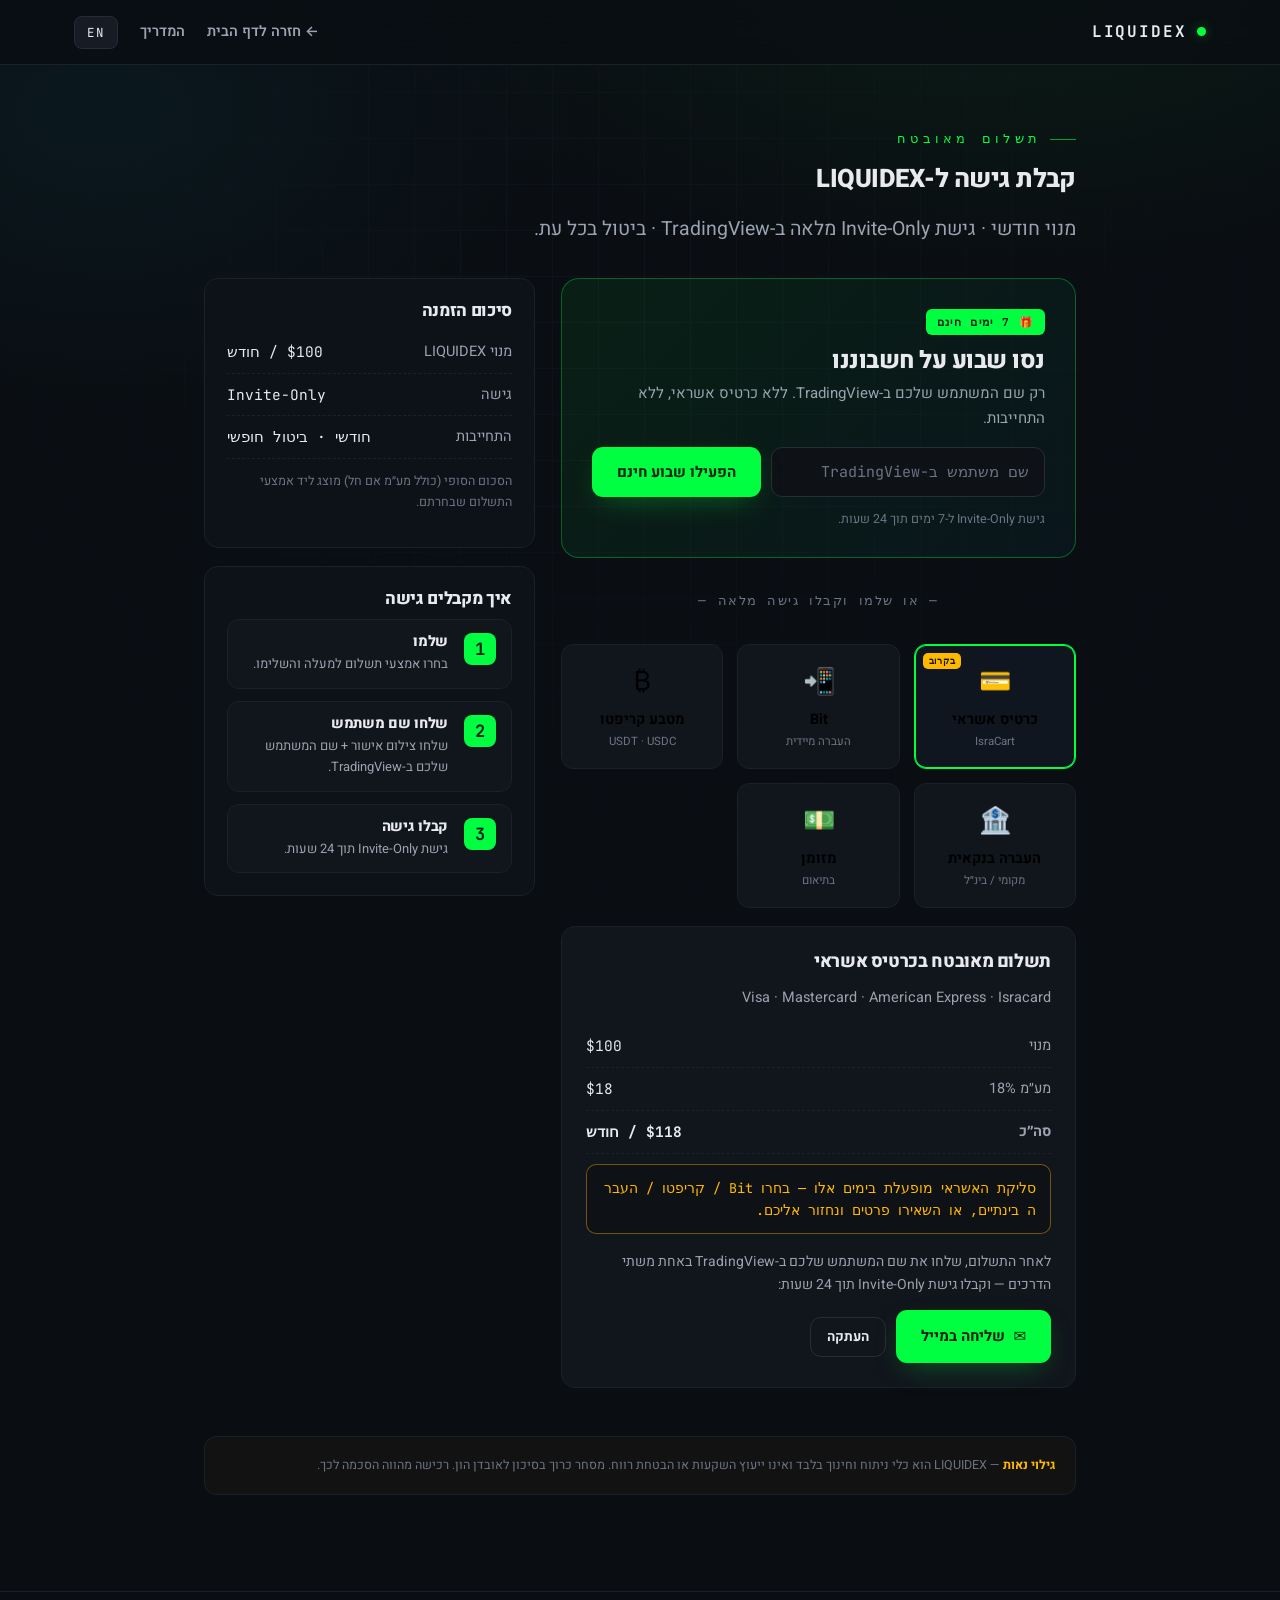
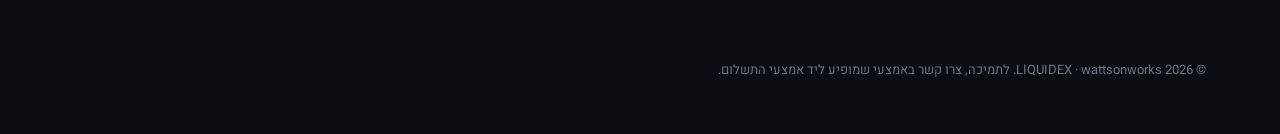
<file: checkout.html>
<!DOCTYPE html>
<html lang="he" dir="rtl">
<head>
<meta charset="utf-8">
<meta name="viewport" content="width=device-width, initial-scale=1">
<title>LIQUIDEX — Checkout | תשלום</title>
<meta name="description" content="Get LIQUIDEX invite-only access — $100/month. Card, Bit, crypto, bank transfer or cash.">
<link rel="icon" href="favicon.svg" type="image/svg+xml">
<link rel="preconnect" href="https://fonts.googleapis.com">
<link rel="preconnect" href="https://fonts.gstatic.com" crossorigin>
<link href="https://fonts.googleapis.com/css2?family=Inter:wght@400;600;700;800&family=Heebo:wght@400;600;700;800&family=JetBrains+Mono:wght@400;700&display=swap" rel="stylesheet">
<link rel="stylesheet" href="assets/css/liquidex.css">
</head>
<body>

<nav class="nav">
  <div class="nav-in">
    <a class="brand" href="index.html"><span class="dot"></span>LIQUIDEX</a>
    <div class="nav-links">
      <a href="index.html" data-he="← חזרה לדף הבית" data-en="← Back to home"></a>
      <a href="manual.html" data-he="המדריך" data-en="Manual"></a>
      <button class="lang-btn" data-lang-toggle>EN</button>
    </div>
  </div>
</nav>

<section style="padding-top:56px">
  <div class="wrap" style="max-width:920px">
    <p class="eyebrow" data-he="תשלום מאובטח" data-en="Secure Checkout"></p>
    <h1 class="title" data-he="קבלת גישה ל-LIQUIDEX" data-en="Get LIQUIDEX access"></h1>
    <p class="lede mb-3" data-he="מנוי חודשי · גישת Invite-Only מלאה ב-TradingView · ביטול בכל עת." data-en="Monthly membership · full invite-only TradingView access · cancel anytime."></p>

    <div class="grid" style="grid-template-columns:1.4fr .9fr;gap:26px;align-items:start">
      <!-- payment app (rendered from config by app.js) -->
      <div>
        <div class="trial-card mb-3" id="trial" data-trial-form></div>
        <p class="center mb-3" style="color:var(--muted-2);font-family:var(--mono);font-size:13px;letter-spacing:.12em" data-he="— או שלמו וקבלו גישה מלאה —" data-en="— or pay for full access —"></p>
        <div id="pay-app"></div>
      </div>

      <!-- order summary + steps -->
      <aside>
        <div class="panel" style="padding:22px">
          <h4 data-he="סיכום הזמנה" data-en="Order summary"></h4>
          <div class="detail-row mt-1"><span data-he="מנוי LIQUIDEX" data-en="LIQUIDEX membership"></span><span>$100 / <span data-he="חודש" data-en="mo"></span></span></div>
          <div class="detail-row"><span data-he="גישה" data-en="Access"></span><span data-he="Invite-Only" data-en="Invite-only"></span></div>
          <div class="detail-row"><span data-he="התחייבות" data-en="Commitment"></span><span data-he="חודשי · ביטול חופשי" data-en="Monthly · cancel free"></span></div>
          <p style="font-size:12.5px;color:var(--muted-2);margin-top:12px" data-he="הסכום הסופי (כולל מע״מ אם חל) מוצג ליד אמצעי התשלום שבחרתם." data-en="The final amount (incl. VAT where applicable) is shown next to the payment method you choose."></p>
        </div>

        <div class="panel" style="padding:22px;margin-top:18px">
          <h4 data-he="איך מקבלים גישה" data-en="How access works"></h4>
          <div class="steps mt-1" style="gap:12px">
            <div class="step" style="padding:13px 15px"><div><h4 style="font-size:14.5px" data-he="שלמו" data-en="Pay"></h4><p style="font-size:13px" data-he="בחרו אמצעי תשלום למעלה והשלימו." data-en="Pick a method above and complete it."></p></div></div>
            <div class="step" style="padding:13px 15px"><div><h4 style="font-size:14.5px" data-he="שלחו שם משתמש" data-en="Send username"></h4><p style="font-size:13px" data-he="שלחו צילום אישור + שם המשתמש שלכם ב-TradingView." data-en="Send the receipt + your TradingView username."></p></div></div>
            <div class="step" style="padding:13px 15px"><div><h4 style="font-size:14.5px" data-he="קבלו גישה" data-en="Get access"></h4><p style="font-size:13px" data-he="גישת Invite-Only תוך 24 שעות." data-en="Invite-only access within 24 hours."></p></div></div>
          </div>
        </div>
      </aside>
    </div>

    <div class="disclaimer mt-4">
      <b data-he="גילוי נאות" data-en="Disclaimer"></b>
      <span data-he=" — LIQUIDEX הוא כלי ניתוח וחינוך בלבד ואינו ייעוץ השקעות או הבטחת רווח. מסחר כרוך בסיכון לאובדן הון. רכישה מהווה הסכמה לכך." data-en=" — LIQUIDEX is an analysis and education tool only, not investment advice or a profit guarantee. Trading carries risk of capital loss. Purchase constitutes acceptance of this."></span>
    </div>
  </div>
</section>

<footer class="footer">
  <div class="wrap">
    <p style="font-size:13px;color:var(--muted-2)">© <span data-year></span> LIQUIDEX · wattsonworks. <span data-he="לתמיכה, צרו קשר באמצעי שמופיע ליד אמצעי התשלום." data-en="For support, contact via the details shown by each payment method."></span></p>
  </div>
</footer>

<script src="assets/js/config.js"></script>
<script src="assets/js/lang-ar.js"></script>
<script src="assets/js/i18n.js"></script>
<script src="assets/js/app.js"></script>
</body>
</html>
</file>
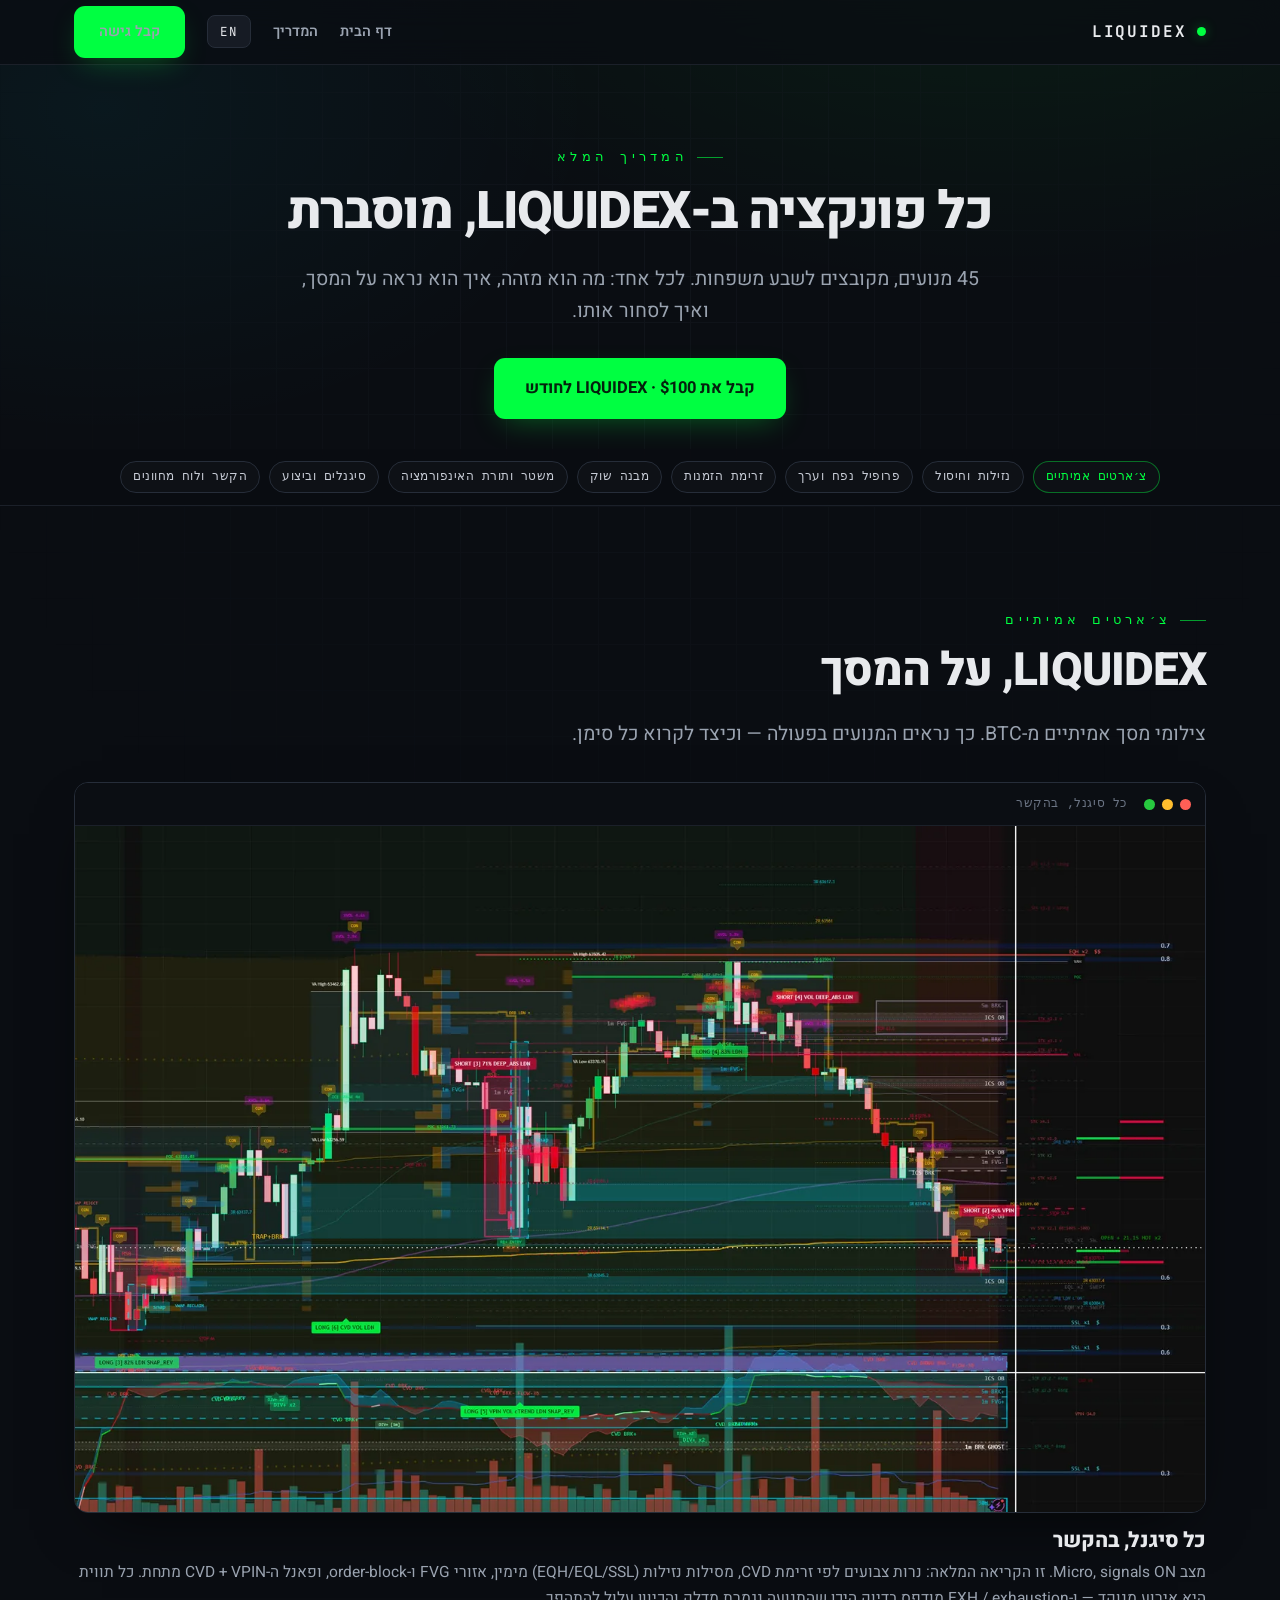
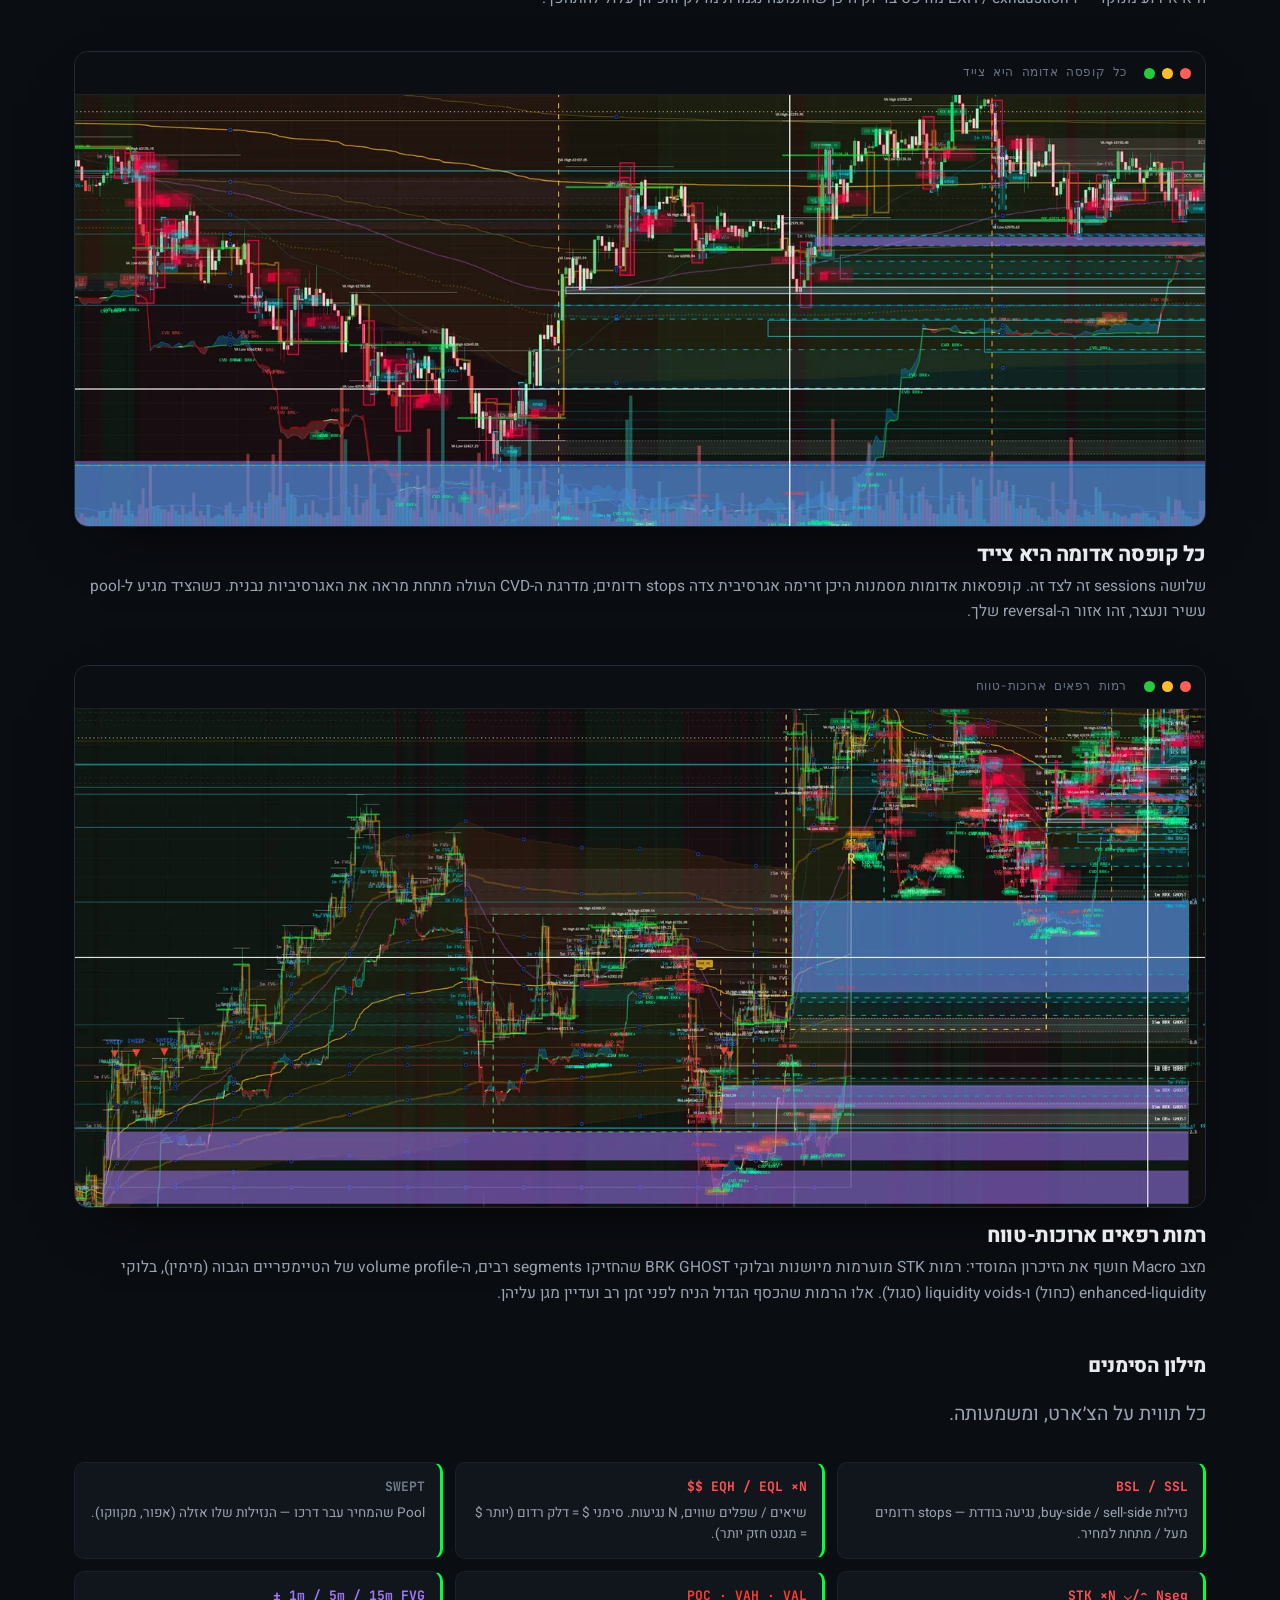
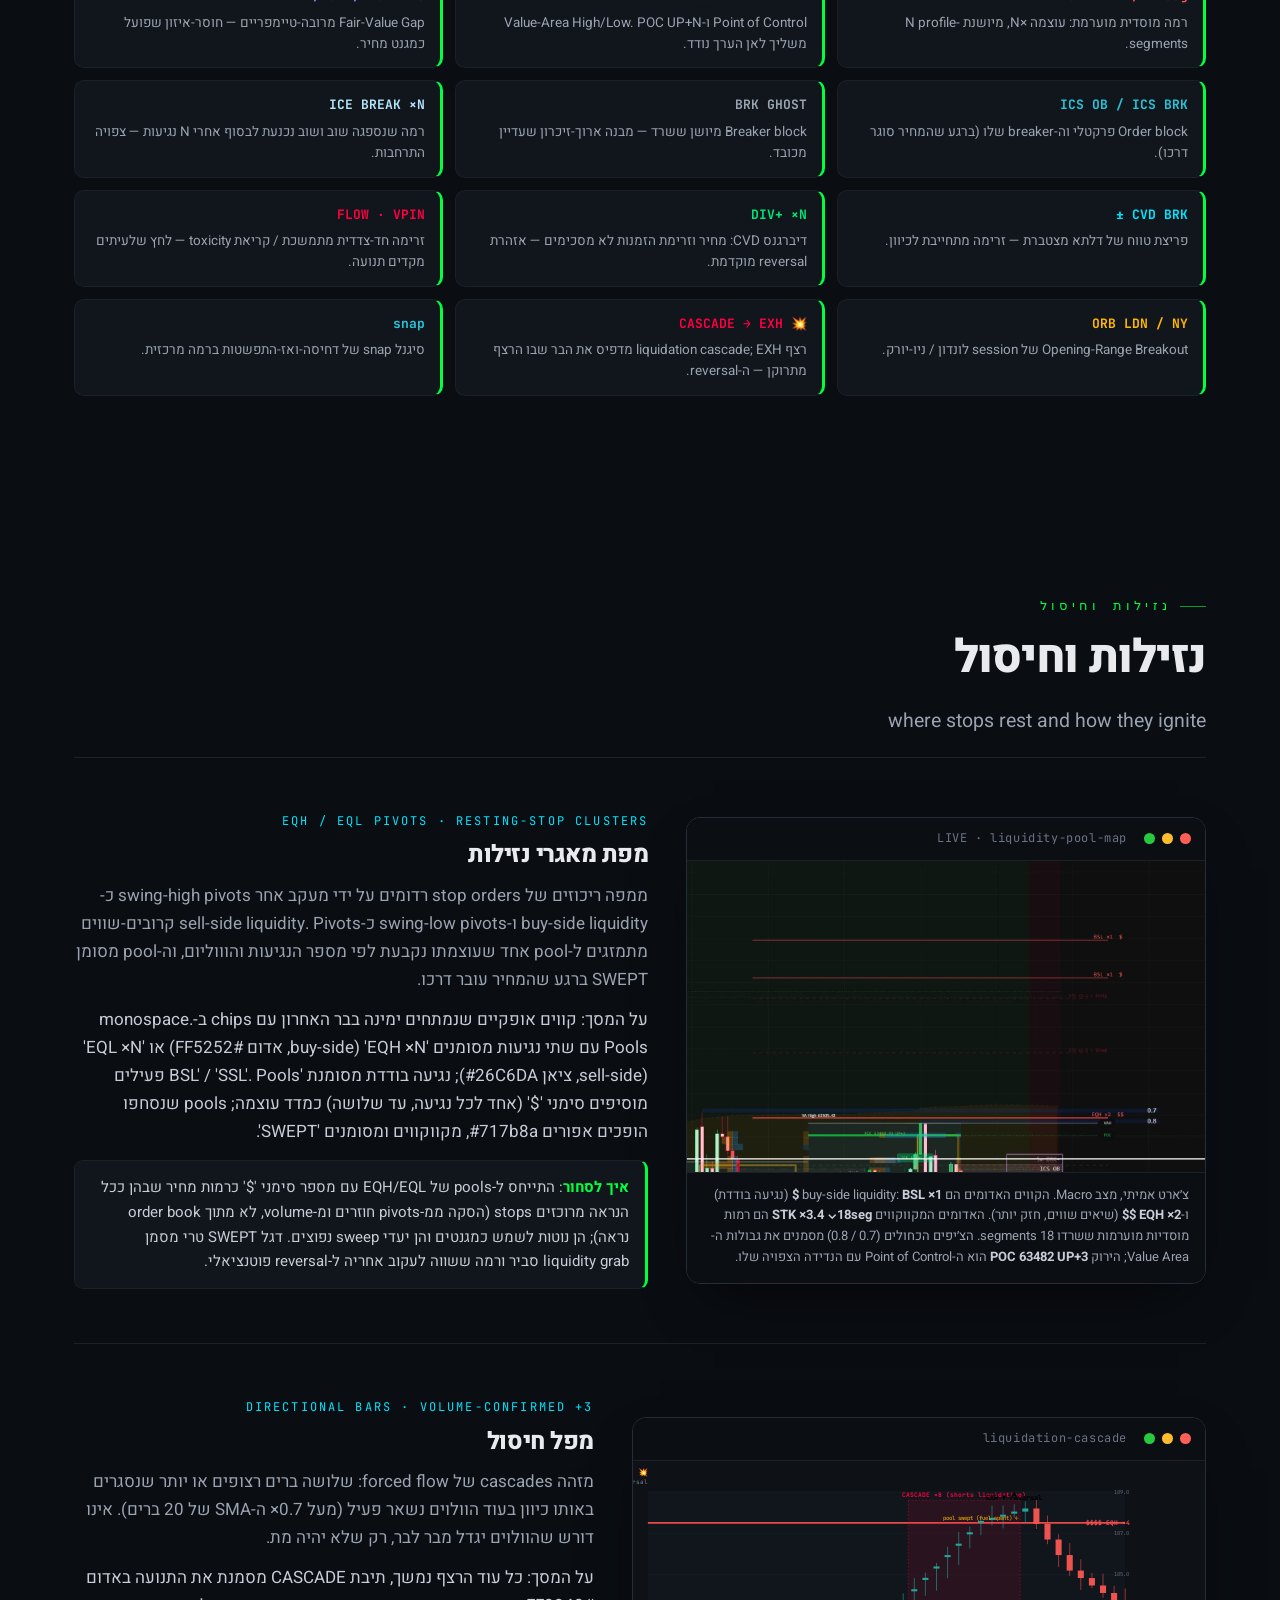
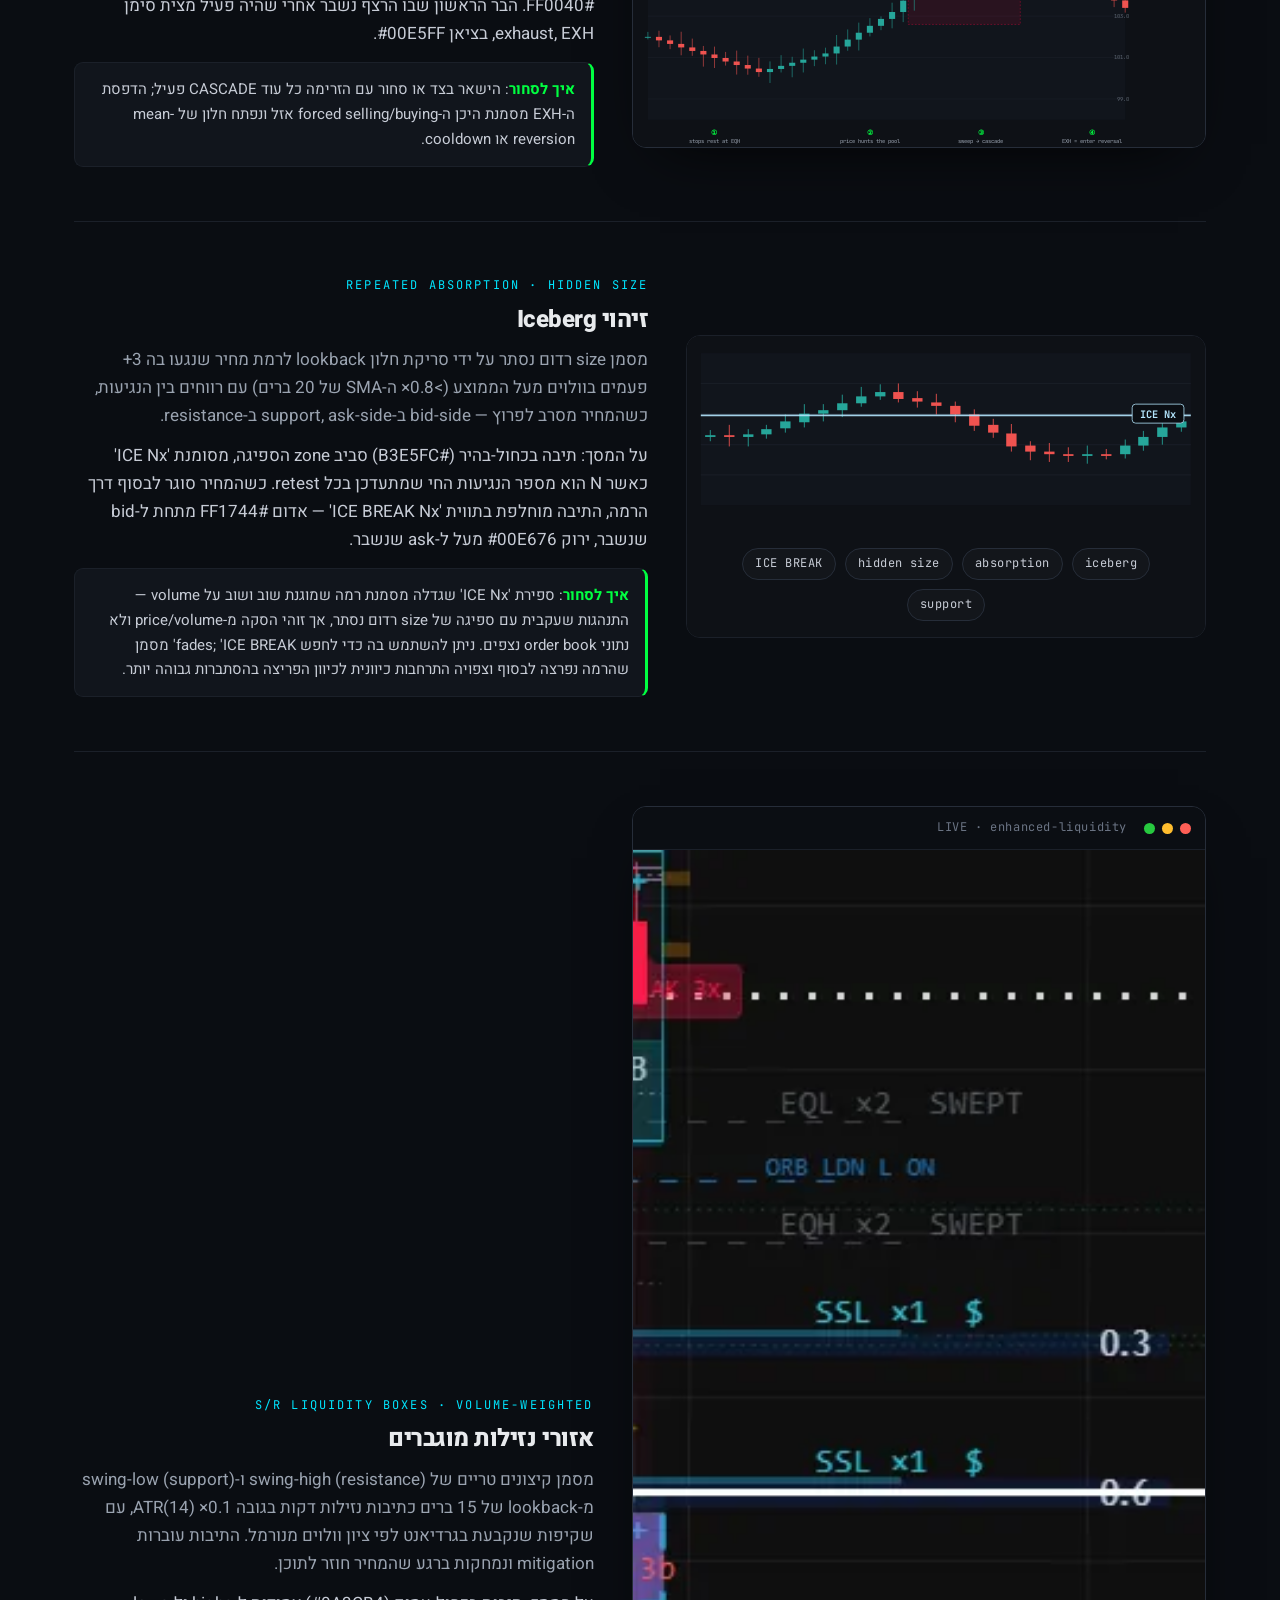
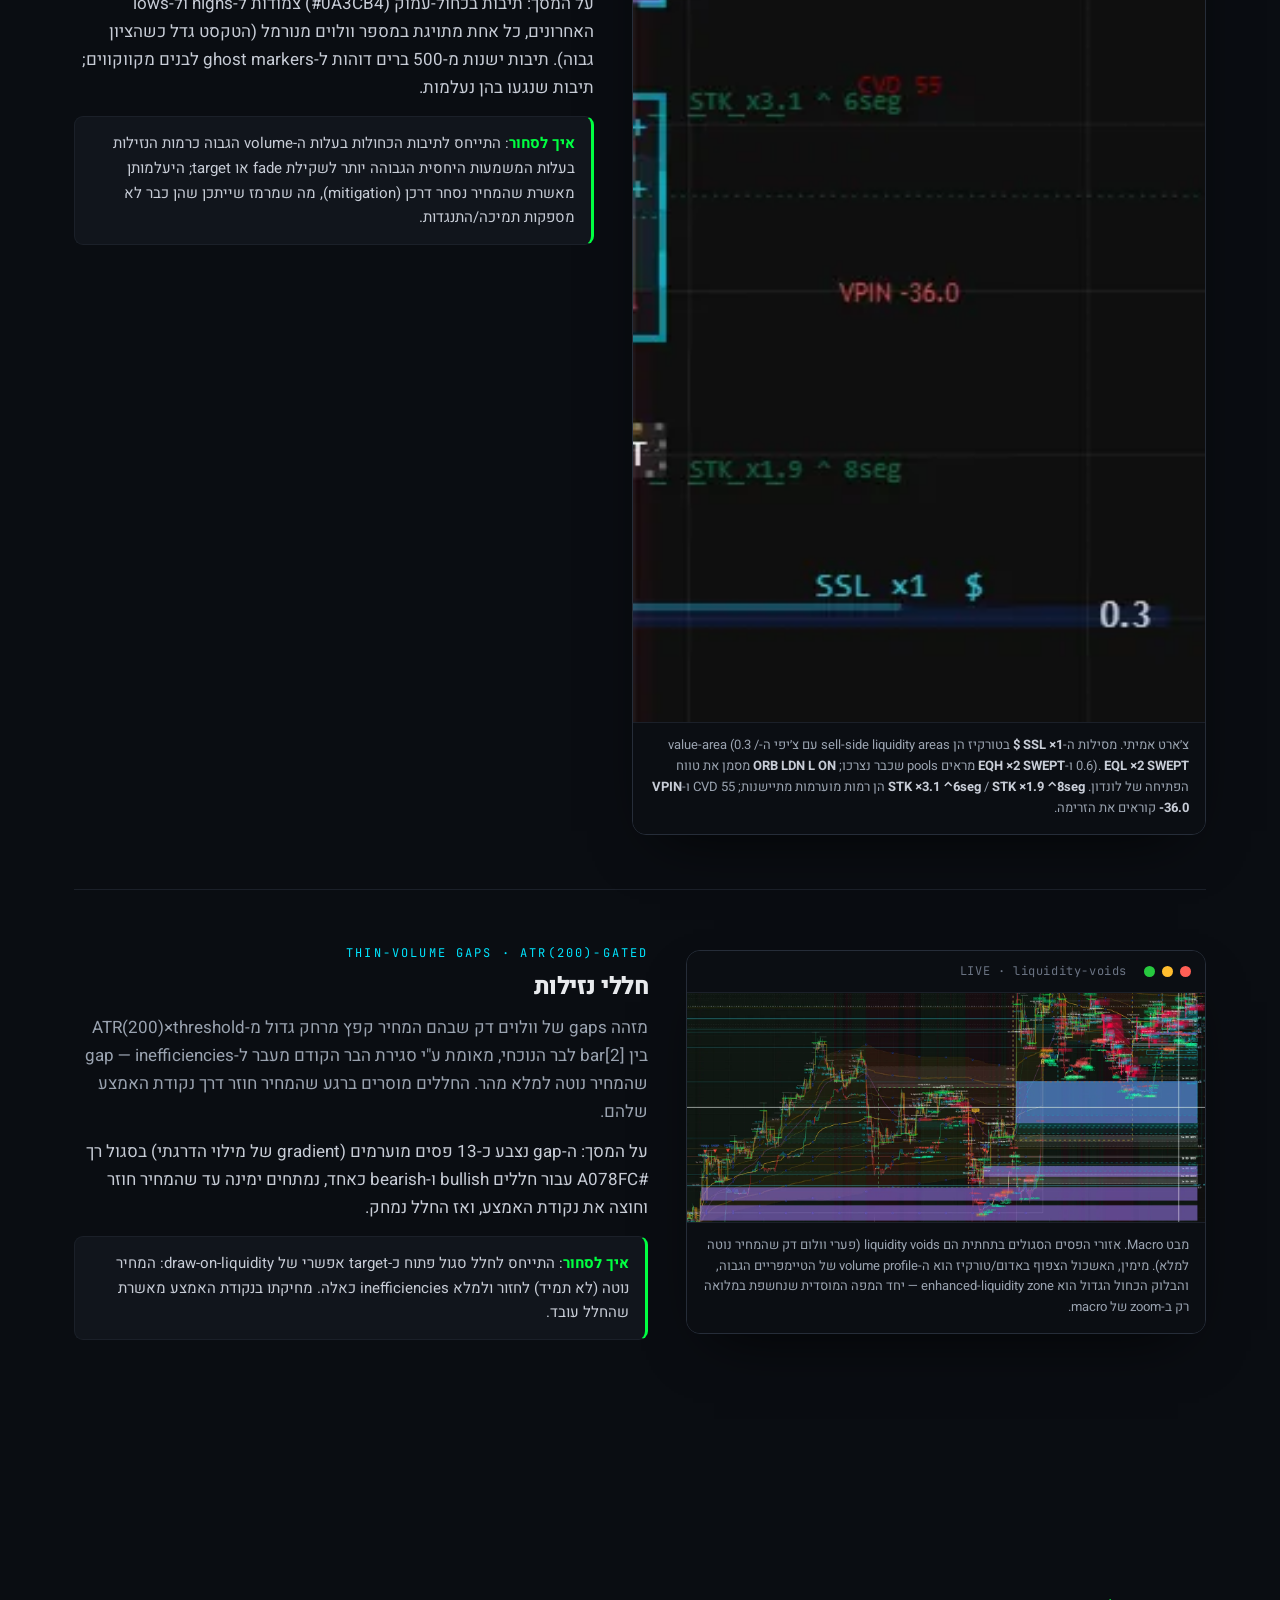
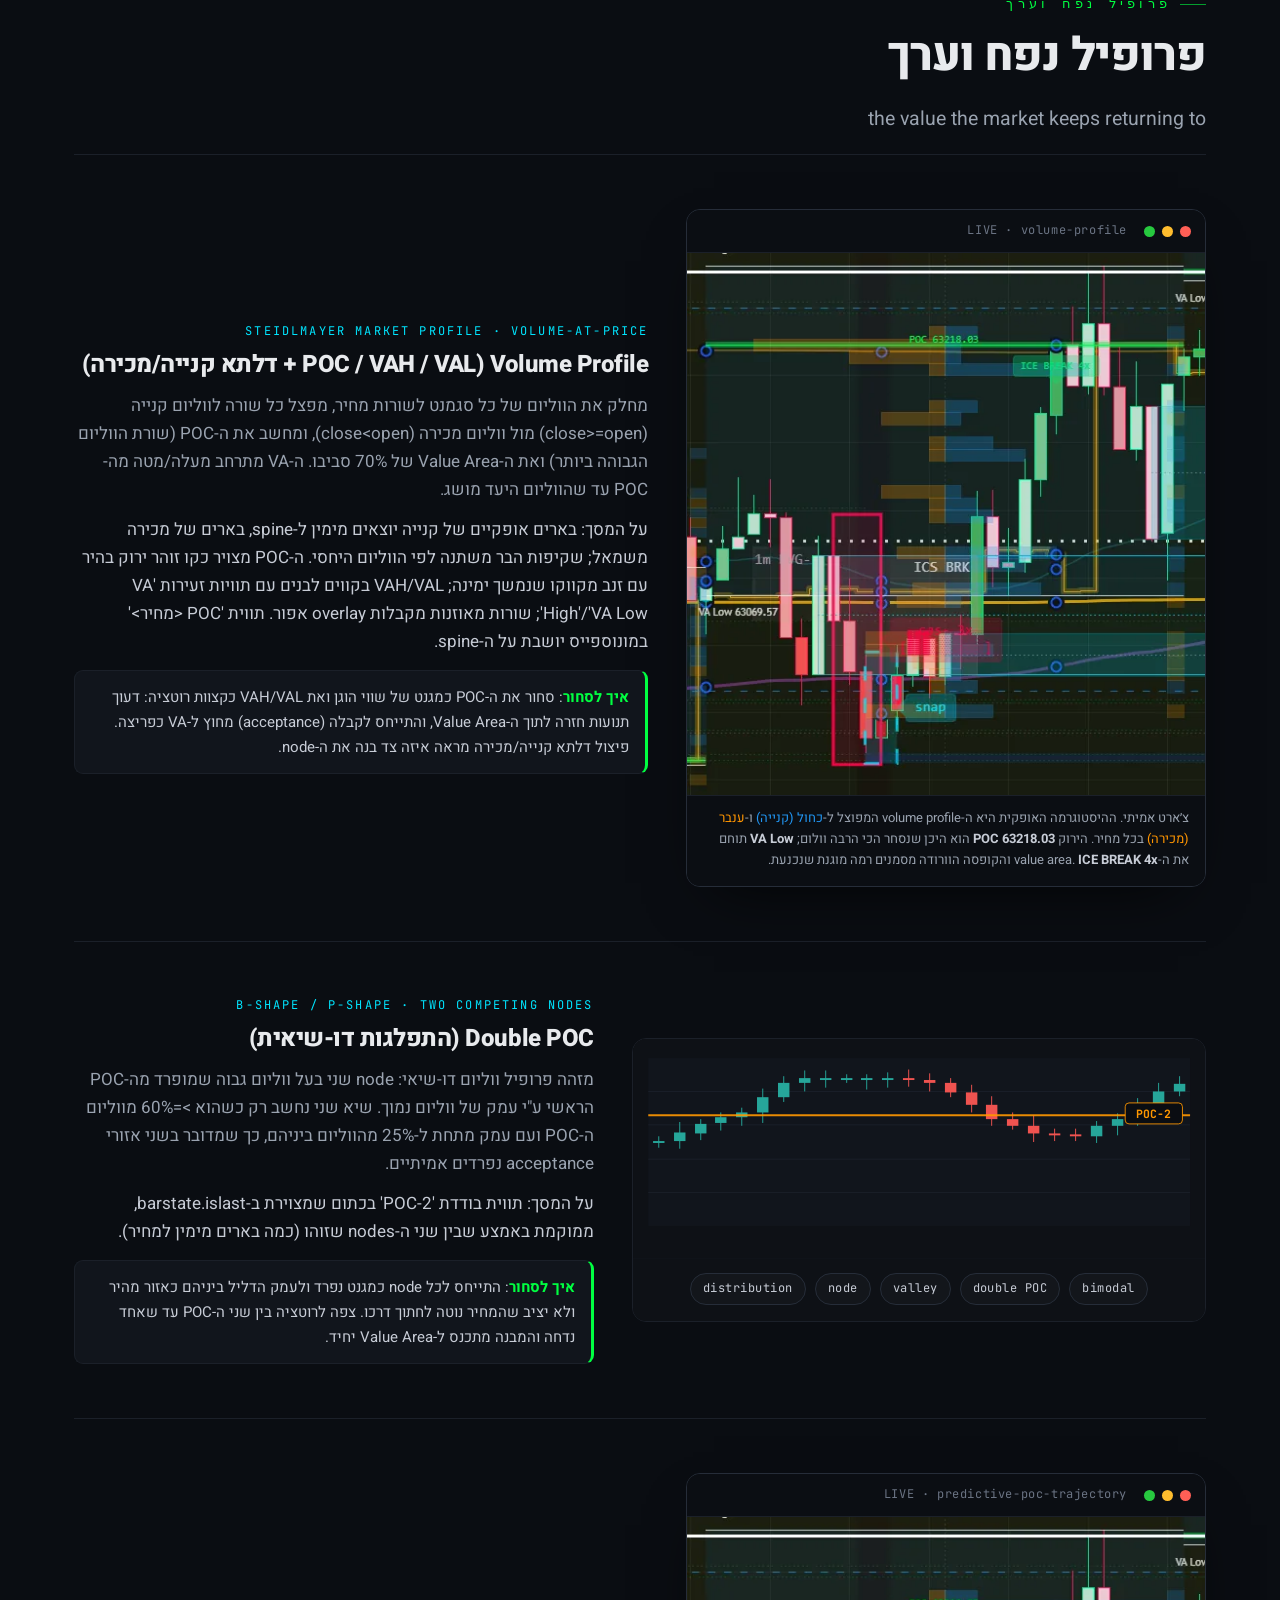
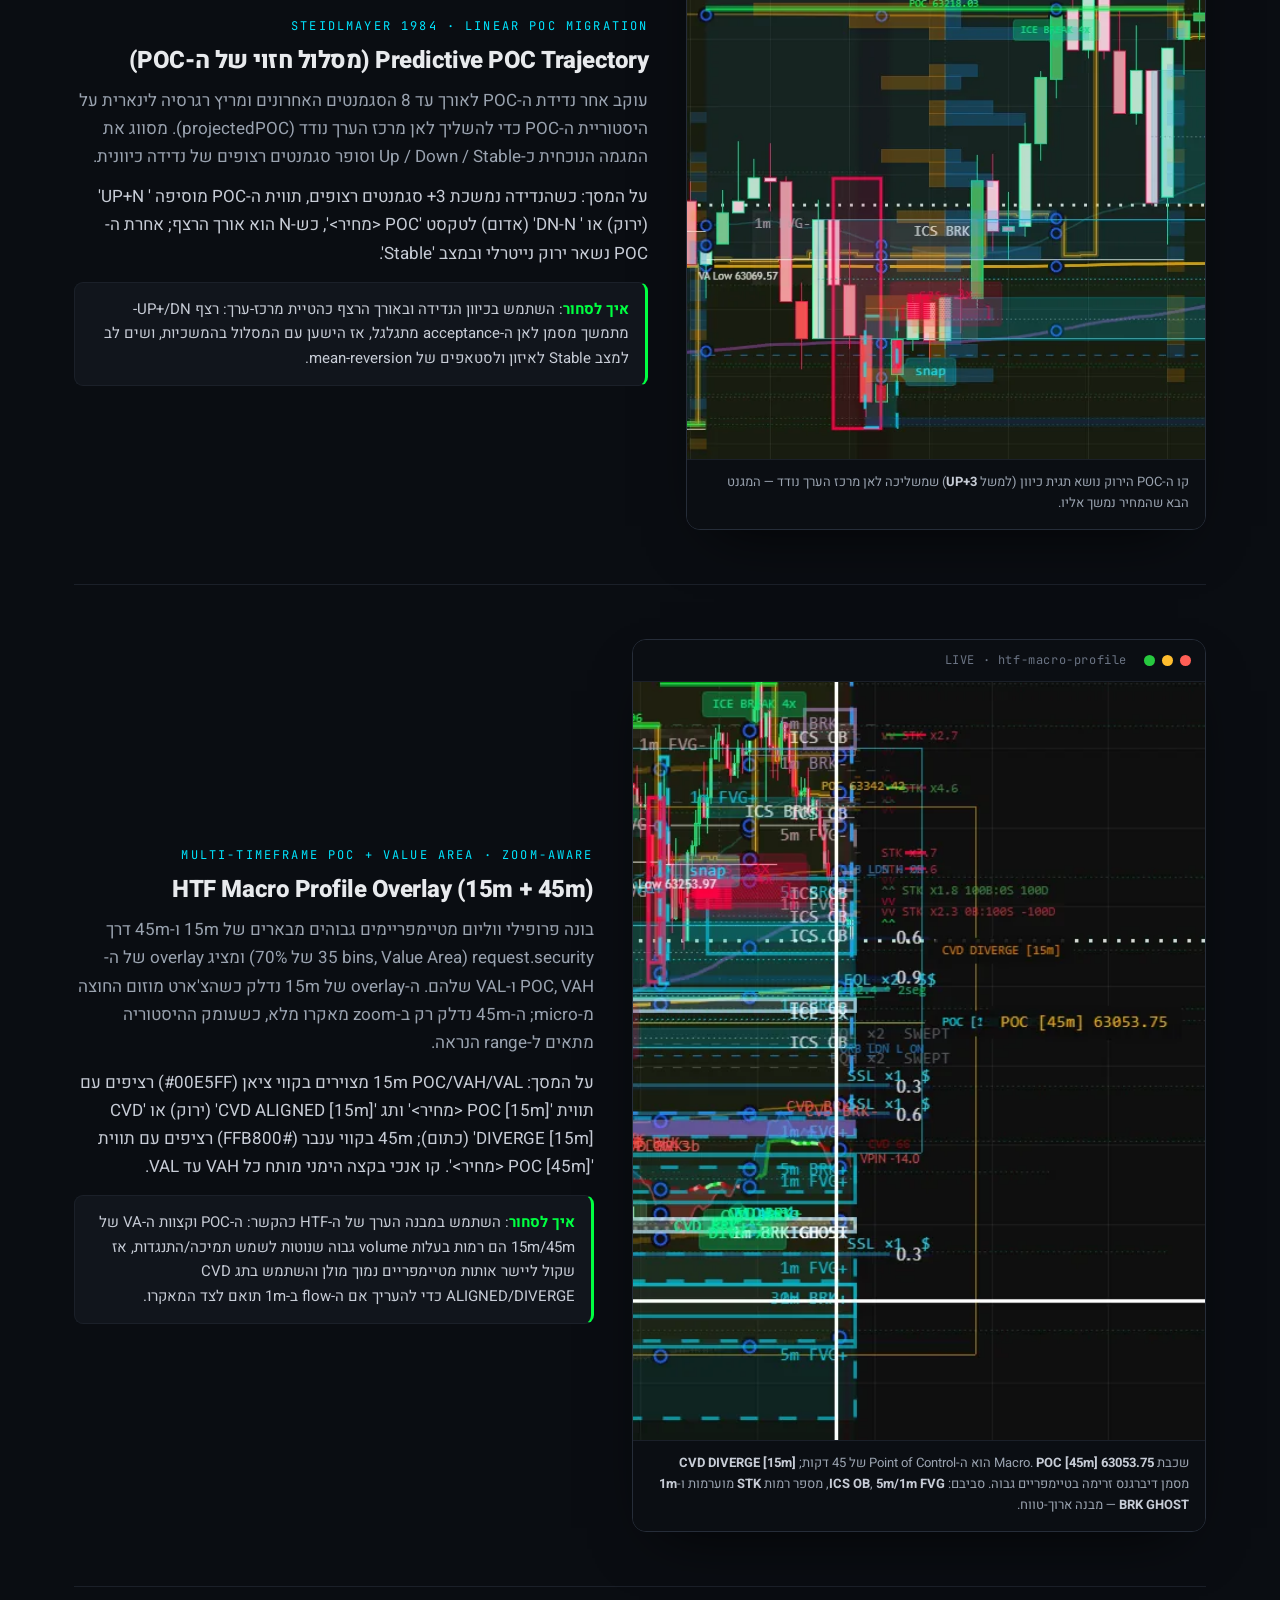
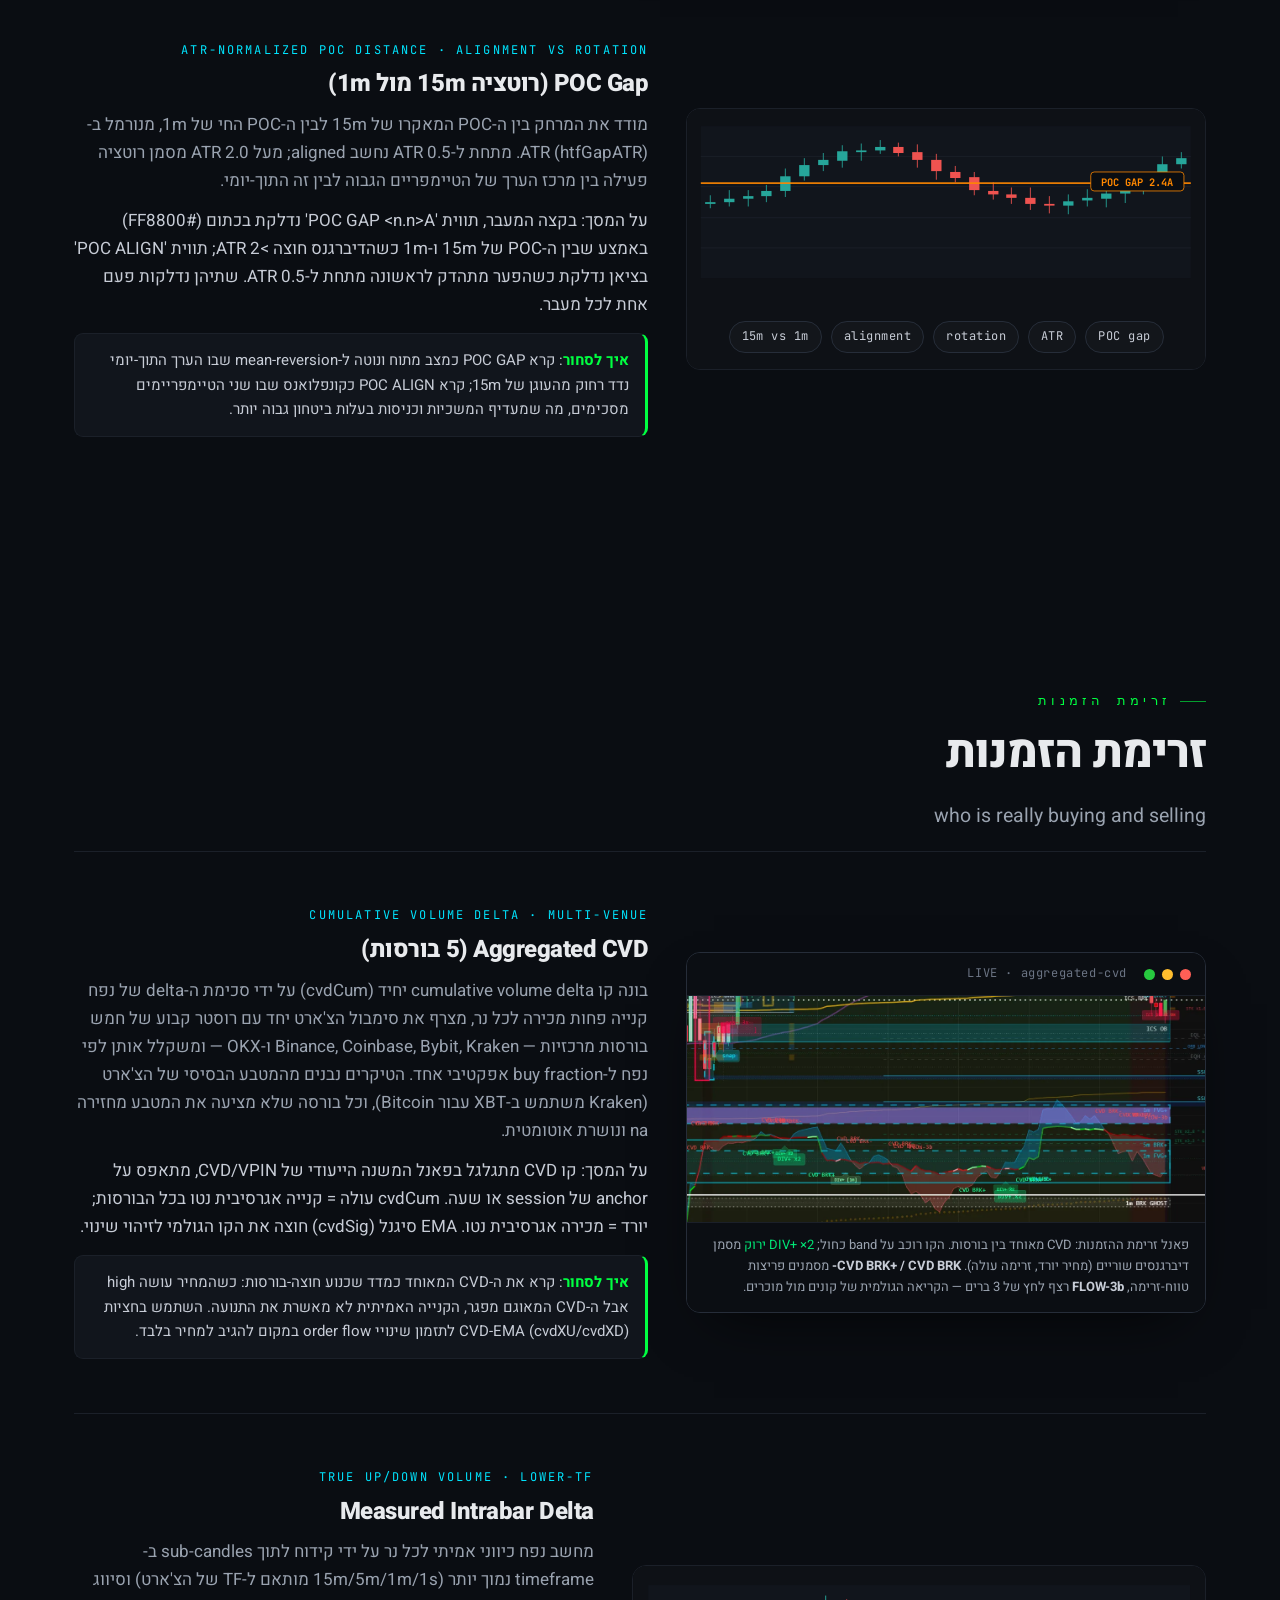
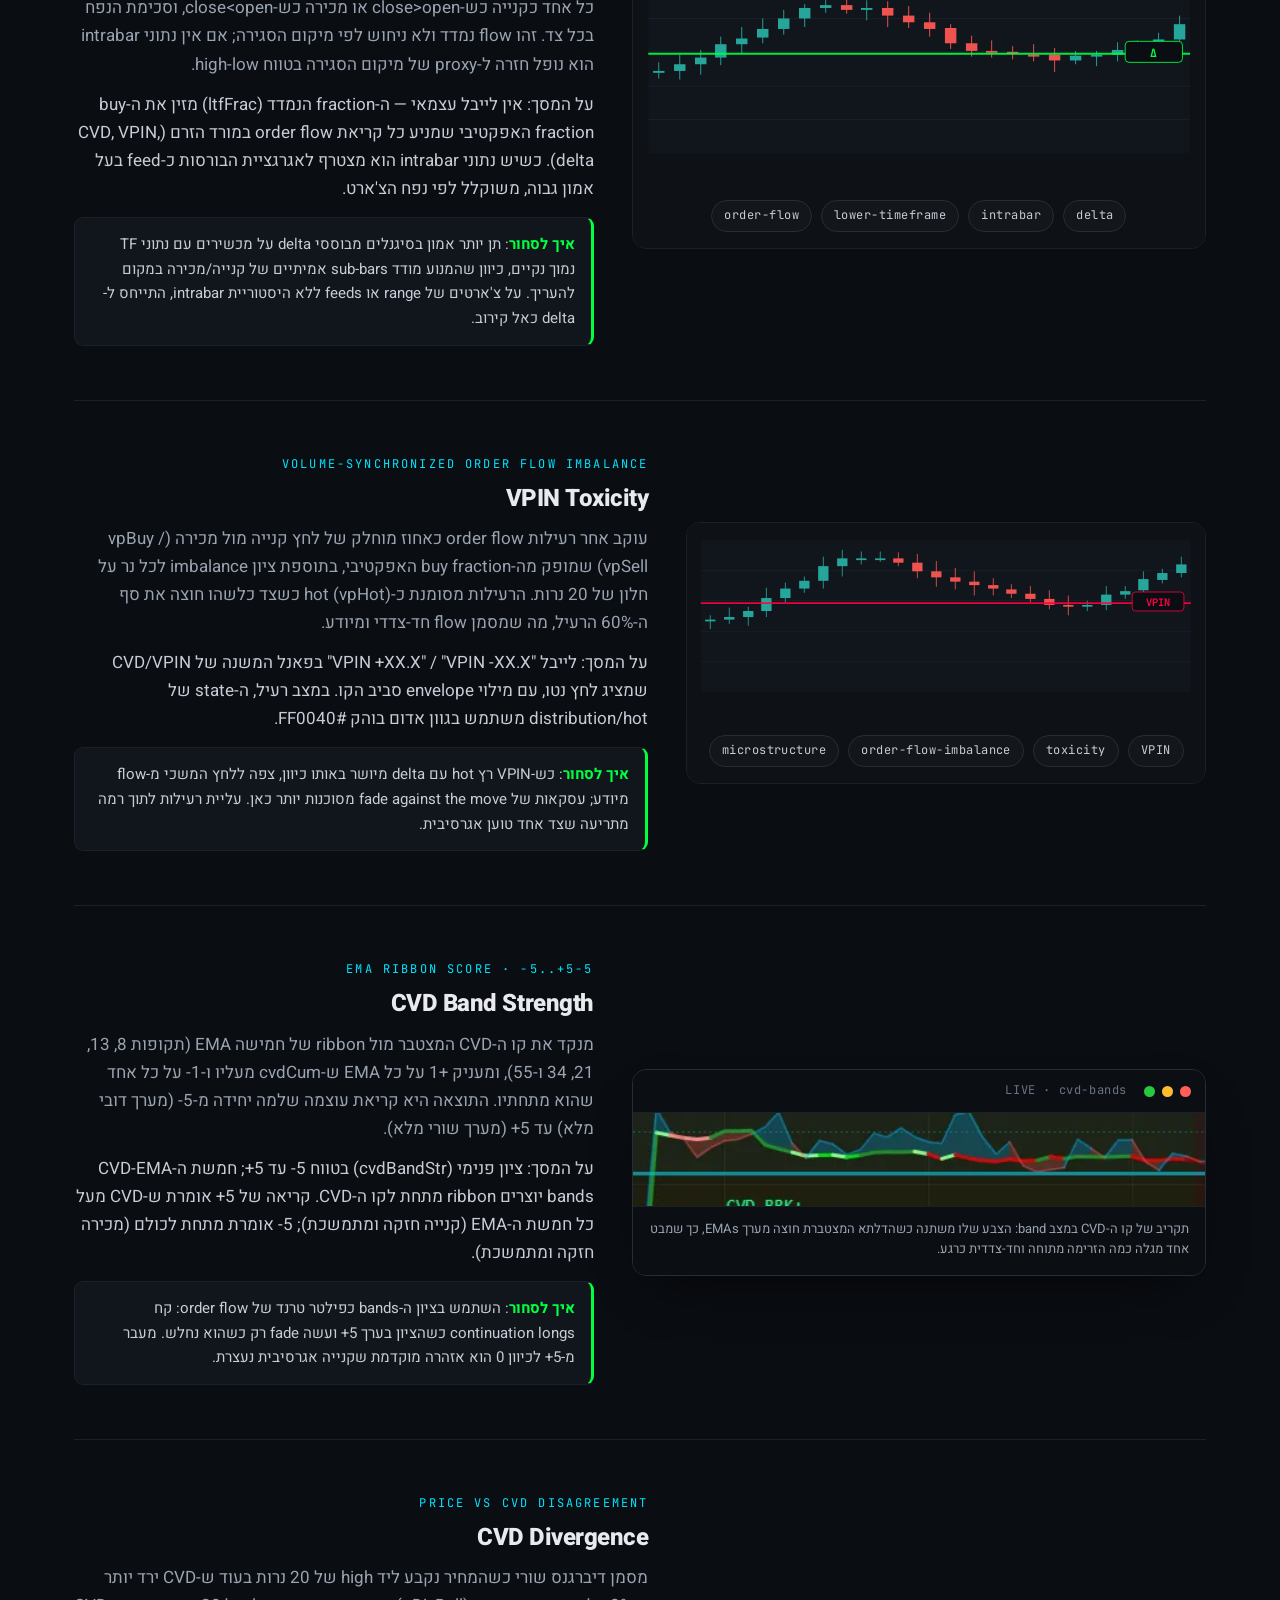
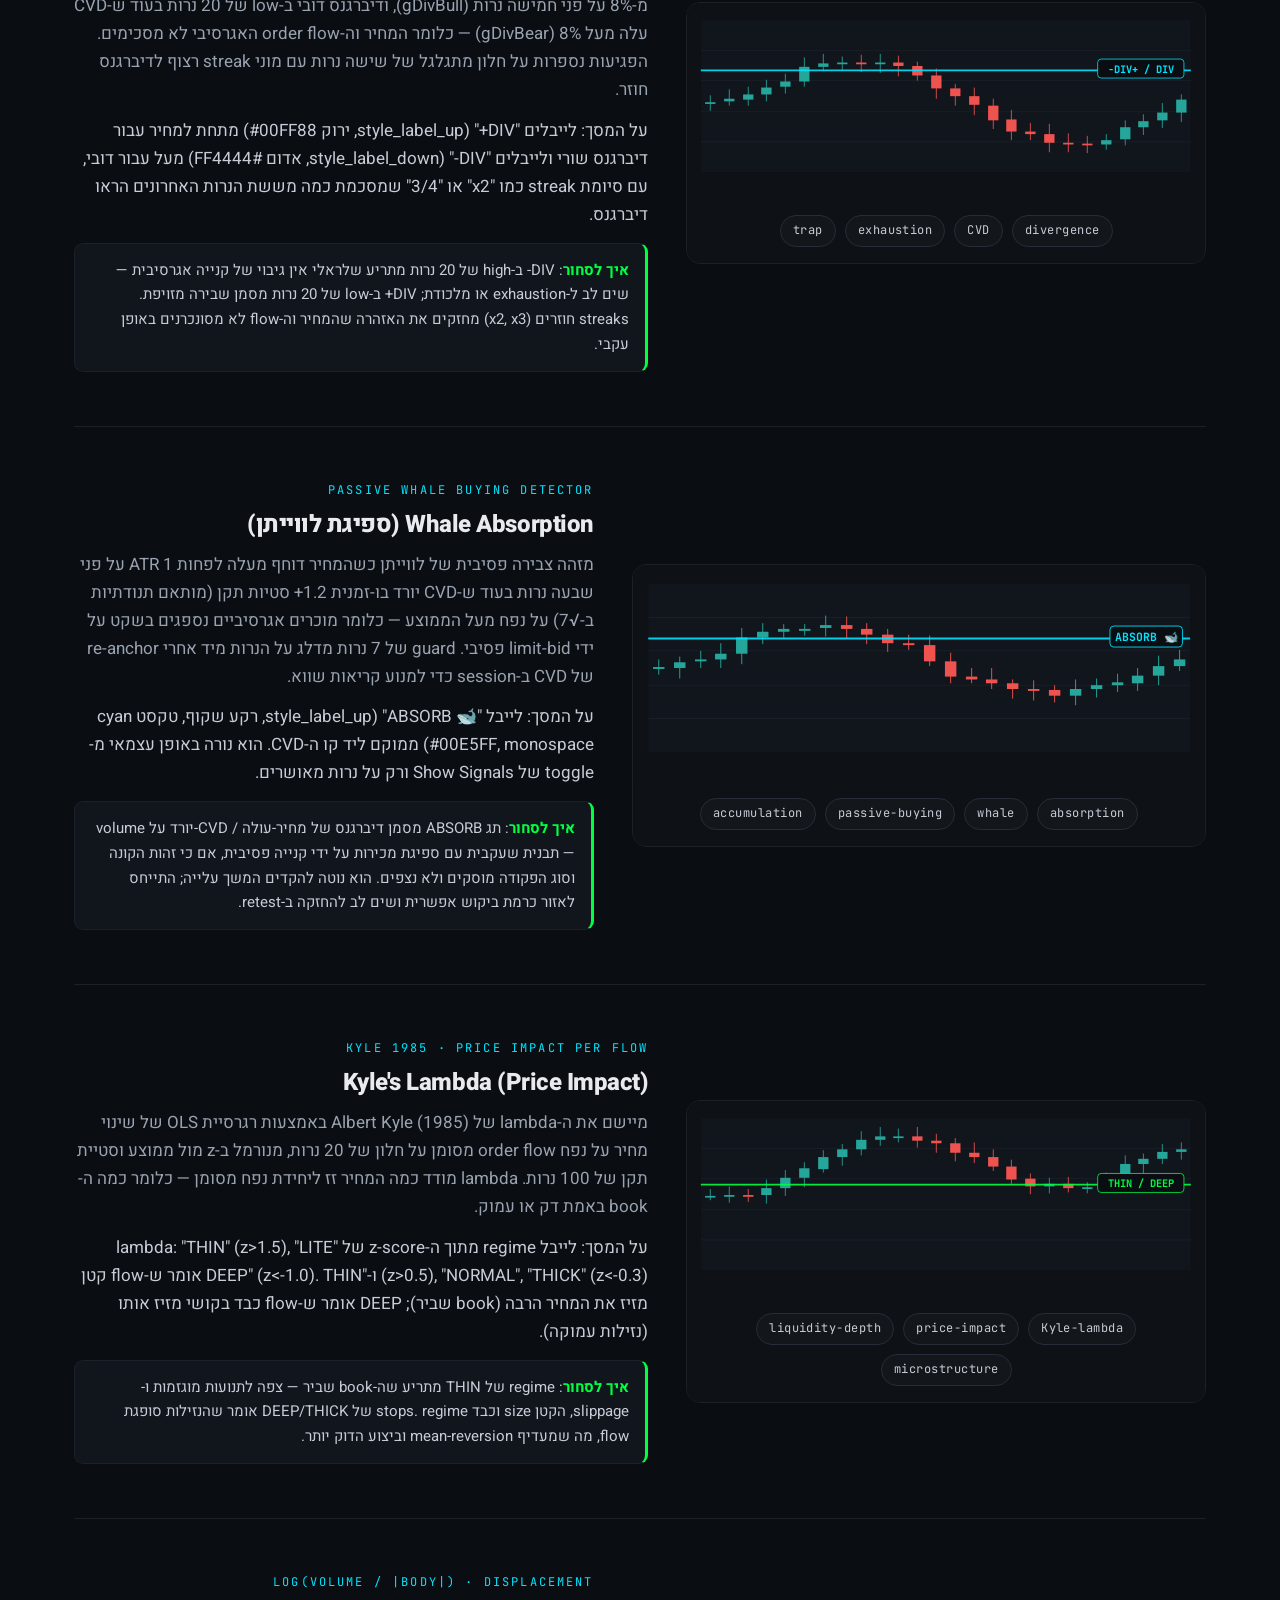
<file: manual.html>
<!DOCTYPE html>
<html lang="he" dir="rtl">
<head>
<meta charset="utf-8">
<meta name="viewport" content="width=device-width, initial-scale=1">
<title>LIQUIDEX — Full Manual | המדריך המלא</title>
<meta name="description" content="Every LIQUIDEX function explained: liquidity pools, cascade, CVD, profile, structure, signals — with how to trade each.">
<link rel="icon" href="favicon.svg" type="image/svg+xml">
<link rel="preconnect" href="https://fonts.googleapis.com">
<link rel="preconnect" href="https://fonts.gstatic.com" crossorigin>
<link href="https://fonts.googleapis.com/css2?family=Inter:wght@400;600;700;800&family=Heebo:wght@400;600;700;800&family=JetBrains+Mono:wght@400;700&display=swap" rel="stylesheet">
<link rel="stylesheet" href="assets/css/liquidex.css">
<style>
  .manual-index{position:sticky;top:64px;z-index:40;background:rgba(10,13,18,.82);backdrop-filter:blur(12px);border-bottom:1px solid var(--line);padding:12px 0}
  .manual-index .chips{justify-content:center}
  .manual-index a.chip{cursor:pointer;text-decoration:none}
  .manual-index a.chip:hover{border-color:var(--green);color:var(--green)}
  .feature-art .art-badge{min-height:230px;display:block;padding:0}
</style>
</head>
<body>
<nav class="nav">
  <div class="nav-in">
    <a class="brand" href="index.html"><span class="dot"></span>LIQUIDEX</a>
    <div class="nav-links">
      <a href="index.html" data-he="דף הבית" data-en="Home"></a>
      <a href="#" onclick="window.scrollTo({top:0,behavior:'smooth'});return false" data-he="המדריך" data-en="Manual"></a>
      <button class="lang-btn" data-lang-toggle>EN</button>
      <a class="btn btn-primary" href="checkout.html" data-he="קבל גישה" data-en="Get Access"></a>
    </div>
  </div>
</nav>

<header class="hero" style="padding-bottom:30px">
  <div class="wrap center">
    <p class="eyebrow" style="justify-content:center" data-he="המדריך המלא" data-en="The Full Manual"></p>
    <h1 style="font-size:clamp(30px,5vw,52px)" data-he="כל פונקציה ב-LIQUIDEX, מוסברת" data-en="Every LIQUIDEX function, explained"></h1>
    <p class="lede center mt-2" data-he="45 מנועים, מקובצים לשבע משפחות. לכל אחד: מה הוא מזהה, איך הוא נראה על המסך, ואיך לסחור אותו." data-en="45 engines, grouped into seven families. For each: what it detects, how it looks on the chart, and how to trade it."></p>
    <div class="hero-cta" style="justify-content:center">
      <a class="btn btn-primary btn-lg" href="checkout.html" data-he="קבל את LIQUIDEX · ‎$100 לחודש" data-en="Get LIQUIDEX · $100/mo"></a>
    </div>
  </div>
</header>

<div class="manual-index"><div class="wrap"><div class="chips"><a class="chip green" href="#gallery" data-he="צ׳ארטים אמיתיים" data-en="Real Charts"></a><a class="chip" href="#liquidity-liquidation" data-he="נזילות וחיסול" data-en="Liquidity &amp; Liquidation"></a><a class="chip" href="#profile-value" data-he="פרופיל נפח וערך" data-en="Profile &amp; Value"></a><a class="chip" href="#order-flow" data-he="זרימת הזמנות" data-en="Order Flow"></a><a class="chip" href="#market-structure" data-he="מבנה שוק" data-en="Market Structure"></a><a class="chip" href="#regime-information-theory" data-he="משטר ותורת האינפורמציה" data-en="Regime &amp; Information Theory"></a><a class="chip" href="#signals-execution" data-he="סיגנלים וביצוע" data-en="Signals &amp; Execution"></a><a class="chip" href="#context-dashboard" data-he="הקשר ולוח מחוונים" data-en="Context &amp; Dashboard"></a></div></div></div>

<section id="gallery"><div class="wrap"><p class="eyebrow" data-he="צ׳ארטים אמיתיים" data-en="Real Charts"></p><h2 class="title" data-he="LIQUIDEX, על המסך" data-en="LIQUIDEX, on the screen"></h2><p class="lede mb-3" data-he="צילומי מסך אמיתיים מ-BTC. כך נראים המנועים בפעולה — וכיצד לקרוא כל סימן." data-en="Real BTC screenshots. This is what the engines look like in action — and how to read every mark."></p><figure class="gallery-shot reveal"><div class="terminal"><div class="terminal-bar"><i style="background:#ff5f56"></i><i style="background:#ffbd2e"></i><i style="background:#27c93f"></i><span class="t" data-he="כל סיגנל, בהקשר" data-en="Every signal, in context"></span></div><div class="terminal-body"><img loading="lazy" src="assets/img/signals-in-context.webp" alt="Every signal, in context"></div></div><figcaption><h3 data-he="כל סיגנל, בהקשר" data-en="Every signal, in context"></h3><p data-he="מצב Micro, signals ON. זו הקריאה המלאה: נרות צבועים לפי זרימת CVD, מסילות נזילות (EQH/EQL/SSL) מימין, אזורי FVG ו-order-block, ופאנל ה-CVD + VPIN מתחת. כל תווית היא אירוע מנוקד — ו-EXH / exhaustion מודפס בדיוק היכן שהתנועה נגמרת מדלק והכיוון עלול להתהפך." data-en="Micro mode, signals ON. This is the full read: candles colored by CVD flow, liquidity rails (EQH/EQL/SSL) on the right, FVG and order-block zones, and the CVD + VPIN pane beneath. Each label is a scored event — and EXH / exhaustion prints exactly where the move runs out of fuel and direction can flip." data-html></p></figcaption></figure><figure class="gallery-shot reveal"><div class="terminal"><div class="terminal-bar"><i style="background:#ff5f56"></i><i style="background:#ffbd2e"></i><i style="background:#27c93f"></i><span class="t" data-he="כל קופסה אדומה היא צייד" data-en="Every red box is a hunter"></span></div><div class="terminal-body"><img loading="lazy" src="assets/img/every-red-box-hunter.webp" alt="Every red box is a hunter"></div></div><figcaption><h3 data-he="כל קופסה אדומה היא צייד" data-en="Every red box is a hunter"></h3><p data-he="שלושה sessions זה לצד זה. קופסאות אדומות מסמנות היכן זרימה אגרסיבית צדה stops רדומים; מדרגת ה-CVD העולה מתחת מראה את האגרסיביות נבנית. כשהציד מגיע ל-pool עשיר ונעצר, זהו אזור ה-reversal שלך." data-en="Three sessions side by side. Red boxes mark where aggressive flow hunted resting stops; the rising CVD step beneath shows the aggression building. When the hunt reaches a rich pool and stalls, that is your reversal zone." data-html></p></figcaption></figure><figure class="gallery-shot reveal"><div class="terminal"><div class="terminal-bar"><i style="background:#ff5f56"></i><i style="background:#ffbd2e"></i><i style="background:#27c93f"></i><span class="t" data-he="רמות רפאים ארוכות-טווח" data-en="Long-lasting ghost levels"></span></div><div class="terminal-body"><img loading="lazy" src="assets/img/ghost-liquidity-macro.webp" alt="Long-lasting ghost levels"></div></div><figcaption><h3 data-he="רמות רפאים ארוכות-טווח" data-en="Long-lasting ghost levels"></h3><p data-he="מצב Macro חושף את הזיכרון המוסדי: רמות STK מוערמות מיושנות ובלוקי BRK GHOST שהחזיקו segments רבים, ה-volume profile של הטיימפריים הגבוה (מימין), בלוקי enhanced-liquidity (כחול) ו-liquidity voids (סגול). אלו הרמות שהכסף הגדול הניח לפני זמן רב ועדיין מגן עליהן." data-en="Macro mode reveals the institutional memory: aged STK stacked levels and BRK GHOST blocks that have held for many segments, the higher-timeframe volume profile (right), enhanced-liquidity blocks (blue) and liquidity voids (purple). These are the levels big money laid down long ago and still defends." data-html></p></figcaption></figure><h3 class="mt-4 mb-2" data-he="מילון הסימנים" data-en="Signal glossary"></h3><p class="lede mb-3" data-he="כל תווית על הצ׳ארט, ומשמעותה." data-en="Every label on the chart, and what it means."></p><div class="gloss-grid"><div class="gloss-item"><span class="gloss-label" style="--c:#FF5252">BSL / SSL</span><span class="gloss-def" data-he="נזילות buy-side / sell-side, נגיעה בודדת — stops רדומים מעל / מתחת למחיר." data-en="Buy-side / sell-side liquidity, single touch — resting stops above / below price."></span></div><div class="gloss-item"><span class="gloss-label" style="--c:#FF5252">EQH / EQL ×N $$</span><span class="gloss-def" data-he="שיאים / שפלים שווים, N נגיעות. סימני $ = דלק רדום (יותר $ = מגנט חזק יותר)." data-en="Equal highs / lows, N touches. $ marks = resting fuel (more $ = stronger magnet)."></span></div><div class="gloss-item"><span class="gloss-label" style="--c:#717b8a">SWEPT</span><span class="gloss-def" data-he="Pool שהמחיר עבר דרכו — הנזילות שלו אזלה (אפור, מקווקו)." data-en="A pool price has traded through — its liquidity is spent (greyed, dashed)."></span></div><div class="gloss-item"><span class="gloss-label" style="--c:#FF5252">STK ×N ⌄/⌃ Nseg</span><span class="gloss-def" data-he="רמה מוסדית מוערמת: עוצמה ×N, מיושנת N profile-segments." data-en="Stacked institutional level: strength ×N, aged N profile-segments."></span></div><div class="gloss-item"><span class="gloss-label" style="--c:#FF3B30">POC · VAH · VAL</span><span class="gloss-def" data-he="Point of Control ו-Value-Area High/Low. POC UP+N משליך לאן הערך נודד." data-en="Point of Control and Value-Area High/Low. POC UP+N projects where value migrates."></span></div><div class="gloss-item"><span class="gloss-label" style="--c:#A078FC">1m / 5m / 15m FVG ±</span><span class="gloss-def" data-he="Fair-Value Gap מרובה-טיימפריים — חוסר-איזון שפועל כמגנט מחיר." data-en="Multi-timeframe Fair-Value Gap — an imbalance that acts as a price magnet."></span></div><div class="gloss-item"><span class="gloss-label" style="--c:#26C6DA">ICS OB / ICS BRK</span><span class="gloss-def" data-he="Order block פרקטלי וה-breaker שלו (ברגע שהמחיר סוגר דרכו)." data-en="Fractal order block and its breaker (once price closes through it)."></span></div><div class="gloss-item"><span class="gloss-label" style="--c:#9aa3b0">BRK GHOST</span><span class="gloss-def" data-he="Breaker block מיושן ששרד — מבנה ארוך-זיכרון שעדיין מכובד." data-en="An aged breaker block that has persisted — long-memory structure still respected."></span></div><div class="gloss-item"><span class="gloss-label" style="--c:#B3E5FC">ICE BREAK ×N</span><span class="gloss-def" data-he="רמה שנספגה שוב ושוב נכנעת לבסוף אחרי N נגיעות — צפויה התרחבות." data-en="A repeatedly-absorbed level finally gives way after N touches — expansion likely."></span></div><div class="gloss-item"><span class="gloss-label" style="--c:#00E5FF">CVD BRK ±</span><span class="gloss-def" data-he="פריצת טווח של דלתא מצטברת — זרימה מתחייבת לכיוון." data-en="Cumulative-delta range breakout — flow committing to a direction."></span></div><div class="gloss-item"><span class="gloss-label" style="--c:#00E676">DIV+ ×N</span><span class="gloss-def" data-he="דיברגנס CVD: מחיר וזרימת הזמנות לא מסכימים — אזהרת reversal מוקדמת." data-en="CVD divergence: price and order-flow disagree — early reversal warning."></span></div><div class="gloss-item"><span class="gloss-label" style="--c:#FF0040">FLOW · VPIN</span><span class="gloss-def" data-he="זרימה חד-צדדית מתמשכת / קריאת toxicity — לחץ שלעיתים מקדים תנועה." data-en="Sustained one-sided flow / toxicity reading — pressure often ahead of a move."></span></div><div class="gloss-item"><span class="gloss-label" style="--c:#FFB800">ORB LDN / NY</span><span class="gloss-def" data-he="Opening-Range Breakout של session לונדון / ניו-יורק." data-en="Opening-Range Breakout of the London / New-York session."></span></div><div class="gloss-item"><span class="gloss-label" style="--c:#FF0040">💥 CASCADE → EXH</span><span class="gloss-def" data-he="רצף liquidation cascade; EXH מדפיס את הבר שבו הרצף מתרוקן — ה-reversal." data-en="A liquidation cascade run; EXH prints the bar the run exhausts — the reversal."></span></div><div class="gloss-item"><span class="gloss-label" style="--c:#26C6DA">snap</span><span class="gloss-def" data-he="סיגנל snap של דחיסה-ואז-התפשטות ברמה מרכזית." data-en="A compression-then-expansion snap signal at a key level."></span></div></div></div></section>

<section id="liquidity-liquidation"><div class="wrap"><p class="eyebrow" data-he="נזילות וחיסול" data-en="Liquidity &amp; Liquidation"></p><h2 class="title" data-he="נזילות וחיסול" data-en="Liquidity &amp; Liquidation"></h2><p class="lede" data-he="where stops rest and how they ignite" data-en="where stops rest and how they ignite"></p><div class="feature reveal" id="liquidity-pool-map"><div class="feature-art bare"><div class="terminal"><div class="terminal-bar"><i style="background:#ff5f56"></i><i style="background:#ffbd2e"></i><i style="background:#27c93f"></i><span class="t">LIVE · liquidity-pool-map</span></div><div class="terminal-body"><img loading="lazy" src="assets/img/liquidity-pools-macro.webp" alt="Liquidity Pool Map — live LIQUIDEX chart"></div><div class="img-cap" data-he="צ׳ארט אמיתי, מצב Macro. הקווים האדומים הם buy-side liquidity: <b>BSL ×1 $</b> (נגיעה בודדת) ו-<b>EQH ×2 $$</b> (שיאים שווים, חזק יותר). האדומים המקווקווים <b>STK ×3.4 ⌄18seg</b> הם רמות מוסדיות מוערמות ששרדו 18 segments. הצ׳יפים הכחולים (0.7 / 0.8) מסמנים את גבולות ה-Value Area; הירוק <b>POC 63482 UP+3</b> הוא ה-Point of Control עם הנדידה הצפויה שלו." data-en="Real chart, Macro mode. Red lines are buy-side liquidity: <b>BSL ×1 $</b> (single-touch) and <b>EQH ×2 $$</b> (equal highs, stronger). The dashed reds <b>STK ×3.4 ⌄18seg</b> are stacked institutional levels that have survived 18 profile segments. Blue chips (0.7 / 0.8) mark the Value-Area edges; the green <b>POC 63482 UP+3</b> is the volume Point of Control with its predicted migration." data-html></div></div></div><div><div class="kicker">EQH / EQL pivots · resting-stop clusters</div><h3 data-he="מפת מאגרי נזילות" data-en="Liquidity Pool Map"></h3><p data-he="ממפה ריכוזים של stop orders רדומים על ידי מעקב אחר swing-high pivots כ-buy-side liquidity ו-swing-low pivots כ-sell-side liquidity. Pivots קרובים-שווים מתמזגים ל-pool אחד שעוצמתו נקבעת לפי מספר הנגיעות והוווליום, וה-pool מסומן SWEPT ברגע שהמחיר עובר דרכו." data-en="Maps clusters of resting stop orders by tracking swing-high pivots as buy-side liquidity and swing-low pivots as sell-side liquidity. Near-equal pivots merge into a single pool whose strength is weighted by touch count and volume, and a pool flips to SWEPT once price trades through it."></p><p style="color:var(--ink-2)" data-he="על המסך: קווים אופקיים שנמתחים ימינה בבר האחרון עם chips ב-monospace. Pools עם שתי נגיעות מסומנים &#x27;EQH ×N&#x27; (buy-side, אדום #FF5252) או &#x27;EQL ×N&#x27; (sell-side, ציאן #26C6DA); נגיעה בודדת מסומנת &#x27;BSL&#x27; / &#x27;SSL&#x27;. Pools פעילים מוסיפים סימני &#x27;$&#x27; (אחד לכל נגיעה, עד שלושה) כמדד עוצמה; pools שנסחפו הופכים אפורים #717b8a, מקווקווים ומסומנים &#x27;SWEPT&#x27;." data-en="On chart: Right-extended horizontal lines at the last bar with monospace chips. Two-touch pools read &#x27;EQH ×N&#x27; (buy-side, red #FF5252) or &#x27;EQL ×N&#x27; (sell-side, cyan #26C6DA); single touches read &#x27;BSL&#x27; / &#x27;SSL&#x27;. Active pools append &#x27;$&#x27; marks (one per touch, up to three) for strength; swept pools turn grey #717b8a, go dashed, and read &#x27;SWEPT&#x27;."></p><div class="how"><b data-he="איך לסחור" data-en="How to trade"></b>: <span data-he="התייחס ל-pools של EQH/EQL עם מספר סימני &#x27;$&#x27; כרמות מחיר שבהן ככל הנראה מרוכזים stops (הסקה ממ-pivots חוזרים ומ-volume, לא מתוך order book נראה); הן נוטות לשמש כמגנטים והן יעדי sweep נפוצים. דגל SWEPT טרי מסמן liquidity grab סביר ורמה ששווה לעקוב אחריה ל-reversal פוטנציאלי." data-en="Treat EQH/EQL pools with multiple &#x27;$&#x27; marks as price levels where stop clusters likely rest (inferred from repeated pivots and volume, not from a visible order book); these often act as magnets and are common sweep targets. A fresh SWEPT flag marks a probable liquidity grab and a level worth watching for a reversal."></span></div></div></div><div class="feature reveal" id="liquidation-cascade"><div class="feature-art bare"><div class="terminal"><div class="terminal-bar"><i style="background:#ff5f56"></i><i style="background:#ffbd2e"></i><i style="background:#27c93f"></i><span class="t">liquidation-cascade</span></div><div class="terminal-body" data-chart="cascade"></div></div></div><div><div class="kicker">3+ directional bars · volume-confirmed</div><h3 data-he="מפל חיסול" data-en="Liquidation Cascade"></h3><p data-he="מזהה cascades של forced flow: שלושה ברים רצופים או יותר שנסגרים באותו כיוון בעוד הוולוים נשאר פעיל (מעל 0.7× ה-SMA של 20 ברים). אינו דורש שהוולוים יגדל מבר לבר, רק שלא יהיה מת." data-en="Detects forced-flow cascades: three or more consecutive bars closing in the same direction while volume stays active (above 0.7× the 20-bar SMA). It does not require volume to grow bar-over-bar, only that it isn&#x27;t dead."></p><p style="color:var(--ink-2)" data-he="על המסך: כל עוד הרצף נמשך, תיבת CASCADE מסמנת את התנועה באדום #FF0040. הבר הראשון שבו הרצף נשבר אחרי שהיה פעיל מצית סימן exhaust, EXH, בציאן #00E5FF." data-en="On chart: While the streak runs, a CASCADE box highlights the move in red #FF0040. The first bar the streak breaks after being active fires an exhaust marker, EXH, in cyan #00E5FF."></p><div class="how"><b data-he="איך לסחור" data-en="How to trade"></b>: <span data-he="הישאר בצד או סחור עם הזרימה כל עוד CASCADE פעיל; הדפסת ה-EXH מסמנת היכן ה-forced selling/buying אזל ונפתח חלון של mean-reversion או cooldown." data-en="Stand aside or trade with the flow while CASCADE is active; the EXH exhaust print marks where the forced selling/buying ran out and a mean-reversion or cooldown window opens."></span></div></div></div><div class="feature reveal" id="iceberg-detection"><div class="feature-art" style="--c:#B3E5FC"><div class="art-badge"><svg viewBox="0 0 600 230" font-family="JetBrains Mono,monospace" style="width:100%;height:auto;display:block"><rect width="600" height="230" fill="#0e1116"/><rect x="16" y="20" width="568" height="176" fill="#11151c"/><line x1="16" y1="55" x2="584" y2="55" stroke="#1b2029"/><line x1="16" y1="90" x2="584" y2="90" stroke="#1b2029"/><line x1="16" y1="126" x2="584" y2="126" stroke="#1b2029"/><line x1="16" y1="161" x2="584" y2="161" stroke="#1b2029"/><line x1="27" y1="109" x2="27" y2="122" stroke="#26a69a" stroke-width="1"/><rect x="21" y="115" width="12" height="2" fill="#26a69a"/><line x1="49" y1="103" x2="49" y2="128" stroke="#ef5350" stroke-width="1"/><rect x="43" y="115" width="12" height="2" fill="#ef5350"/><line x1="71" y1="108" x2="71" y2="128" stroke="#26a69a" stroke-width="1"/><rect x="65" y="114" width="12" height="3" fill="#26a69a"/><line x1="92" y1="103" x2="92" y2="119" stroke="#26a69a" stroke-width="1"/><rect x="86" y="108" width="12" height="6" fill="#26a69a"/><line x1="114" y1="91" x2="114" y2="112" stroke="#26a69a" stroke-width="1"/><rect x="108" y="99" width="12" height="8" fill="#26a69a"/><line x1="136" y1="79" x2="136" y2="106" stroke="#26a69a" stroke-width="1"/><rect x="130" y="90" width="12" height="10" fill="#26a69a"/><line x1="158" y1="79" x2="158" y2="99" stroke="#26a69a" stroke-width="1"/><rect x="152" y="86" width="12" height="4" fill="#26a69a"/><line x1="180" y1="68" x2="180" y2="94" stroke="#26a69a" stroke-width="1"/><rect x="174" y="78" width="12" height="8" fill="#26a69a"/><line x1="202" y1="59" x2="202" y2="82" stroke="#26a69a" stroke-width="1"/><rect x="196" y="70" width="12" height="8" fill="#26a69a"/><line x1="224" y1="56" x2="224" y2="74" stroke="#26a69a" stroke-width="1"/><rect x="218" y="65" width="12" height="5" fill="#26a69a"/><line x1="245" y1="55" x2="245" y2="77" stroke="#ef5350" stroke-width="1"/><rect x="239" y="65" width="12" height="8" fill="#ef5350"/><line x1="267" y1="64" x2="267" y2="83" stroke="#ef5350" stroke-width="1"/><rect x="261" y="72" width="12" height="4" fill="#ef5350"/><line x1="289" y1="67" x2="289" y2="91" stroke="#ef5350" stroke-width="1"/><rect x="283" y="77" width="12" height="4" fill="#ef5350"/><line x1="311" y1="76" x2="311" y2="100" stroke="#ef5350" stroke-width="1"/><rect x="305" y="81" width="12" height="10" fill="#ef5350"/><line x1="333" y1="85" x2="333" y2="110" stroke="#ef5350" stroke-width="1"/><rect x="327" y="91" width="12" height="13" fill="#ef5350"/><line x1="355" y1="96" x2="355" y2="118" stroke="#ef5350" stroke-width="1"/><rect x="349" y="103" width="12" height="9" fill="#ef5350"/><line x1="376" y1="102" x2="376" y2="134" stroke="#ef5350" stroke-width="1"/><rect x="370" y="113" width="12" height="15" fill="#ef5350"/><line x1="398" y1="122" x2="398" y2="144" stroke="#ef5350" stroke-width="1"/><rect x="392" y="127" width="12" height="7" fill="#ef5350"/><line x1="420" y1="124" x2="420" y2="146" stroke="#ef5350" stroke-width="1"/><rect x="414" y="134" width="12" height="3" fill="#ef5350"/><line x1="442" y1="129" x2="442" y2="146" stroke="#ef5350" stroke-width="1"/><rect x="436" y="137" width="12" height="2" fill="#ef5350"/><line x1="464" y1="127" x2="464" y2="148" stroke="#26a69a" stroke-width="1"/><rect x="458" y="137" width="12" height="2" fill="#26a69a"/><line x1="486" y1="131" x2="486" y2="143" stroke="#ef5350" stroke-width="1"/><rect x="480" y="137" width="12" height="2" fill="#ef5350"/><line x1="508" y1="120" x2="508" y2="142" stroke="#26a69a" stroke-width="1"/><rect x="502" y="127" width="12" height="10" fill="#26a69a"/><line x1="529" y1="110" x2="529" y2="133" stroke="#26a69a" stroke-width="1"/><rect x="523" y="117" width="12" height="10" fill="#26a69a"/><line x1="551" y1="100" x2="551" y2="126" stroke="#26a69a" stroke-width="1"/><rect x="545" y="106" width="12" height="11" fill="#26a69a"/><line x1="573" y1="89" x2="573" y2="111" stroke="#26a69a" stroke-width="1"/><rect x="567" y="99" width="12" height="7" fill="#26a69a"/><line x1="16" y1="92" x2="584" y2="92" stroke="#B3E5FC" stroke-width="2" stroke-opacity="0.9"/><rect x="516" y="79" width="60" height="22" rx="4" fill="#0a0d12" stroke="#B3E5FC" stroke-opacity="0.9"/><text x="546" y="95" fill="#B3E5FC" font-size="12" font-weight="700" text-anchor="middle">ICE Nx</text></svg><div class="chips" style="justify-content:center;margin-top:14px"><span class="chip">iceberg</span><span class="chip">absorption</span><span class="chip">hidden size</span><span class="chip">ICE BREAK</span><span class="chip">support</span></div></div></div><div><div class="kicker">repeated absorption · hidden size</div><h3 data-he="זיהוי Iceberg" data-en="Iceberg Detection"></h3><p data-he="מסמן size רדום נסתר על ידי סריקת חלון lookback לרמת מחיר שנגעו בה 3+ פעמים בוולוים מעל הממוצע (&gt;0.8× ה-SMA של 20 ברים) עם רווחים בין הנגיעות, כשהמחיר מסרב לפרוץ — bid-side ב-support, ask-side ב-resistance." data-en="Flags hidden resting size by scanning a lookback window for a price level touched 3+ times on above-average volume (&gt;0.8× the 20-bar SMA) with gaps between touches, where price refuses to break through — bid-side at support, ask-side at resistance."></p><p style="color:var(--ink-2)" data-he="על המסך: תיבה בכחול-בהיר (#B3E5FC) סביב zone הספיגה, מסומנת &#x27;ICE Nx&#x27; כאשר N הוא מספר הנגיעות החי שמתעדכן בכל retest. כשהמחיר סוגר לבסוף דרך הרמה, התיבה מוחלפת בתווית &#x27;ICE BREAK Nx&#x27; — אדום #FF1744 מתחת ל-bid שנשבר, ירוק #00E676 מעל ל-ask שנשבר." data-en="On chart: A light-blue box (#B3E5FC) drawn around the absorbing zone, labeled &#x27;ICE Nx&#x27; where N is the live touch count and updates as price retests. When price finally closes through the level the box is replaced by an &#x27;ICE BREAK Nx&#x27; label — red #FF1744 below for a broken bid, green #00E676 above for a broken ask."></p><div class="how"><b data-he="איך לסחור" data-en="How to trade"></b>: <span data-he="ספירת &#x27;ICE Nx&#x27; שגדלה מסמנת רמה שמוגנת שוב ושוב על volume — התנהגות שעקבית עם ספיגה של size רדום נסתר, אך זוהי הסקה מ-price/volume ולא נתוני order book נצפים. ניתן להשתמש בה כדי לחפש fades; &#x27;ICE BREAK&#x27; מסמן שהרמה נפרצה לבסוף וצפויה התרחבות כיוונית לכיוון הפריצה בהסתברות גבוהה יותר." data-en="A growing &#x27;ICE Nx&#x27; count marks a level repeatedly defended on volume — behavior consistent with hidden resting size being absorbed, though this is inferred from price/volume, not observed order-book data. It can be used to look for fades; &#x27;ICE BREAK&#x27; signals the level finally gave way and a directional expansion in the break direction becomes more likely."></span></div></div></div><div class="feature reveal" id="enhanced-liquidity"><div class="feature-art bare"><div class="terminal"><div class="terminal-bar"><i style="background:#ff5f56"></i><i style="background:#ffbd2e"></i><i style="background:#27c93f"></i><span class="t">LIVE · enhanced-liquidity</span></div><div class="terminal-body"><img loading="lazy" src="assets/img/liquidity-areas-orb.webp" alt="Enhanced Liquidity Zones — live LIQUIDEX chart"></div><div class="img-cap" data-he="צ׳ארט אמיתי. מסילות ה-<b>SSL ×1 $</b> בטורקיז הן sell-side liquidity areas עם צ׳יפי ה-value-area (0.3 / 0.6). <b>EQL ×2 SWEPT</b> ו-<b>EQH ×2 SWEPT</b> מראים pools שכבר נצרכו; <b>ORB LDN L ON</b> מסמן את טווח הפתיחה של לונדון. <b>STK ×3.1 ⌃6seg</b> / <b>STK ×1.9 ⌃8seg</b> הן רמות מוערמות מתיישנות; CVD 55 ו-<b>VPIN -36.0</b> קוראים את הזרימה." data-en="Real chart. The teal <b>SSL ×1 $</b> rails are sell-side liquidity areas with their value-area chips (0.3 / 0.6). <b>EQL ×2 SWEPT</b> and <b>EQH ×2 SWEPT</b> show pools already consumed; <b>ORB LDN L ON</b> marks the London opening-range. <b>STK ×3.1 ⌃6seg</b> / <b>STK ×1.9 ⌃8seg</b> are aging stacked levels; CVD 55 and <b>VPIN -36.0</b> read the flow." data-html></div></div></div><div><div class="kicker">S/R liquidity boxes · volume-weighted</div><h3 data-he="אזורי נזילות מוגברים" data-en="Enhanced Liquidity Zones"></h3><p data-he="מסמן קיצונים טריים של swing-high (resistance) ו-swing-low (support) מ-lookback של 15 ברים כתיבות נזילות דקות בגובה 0.1× ATR(14), עם שקיפות שנקבעת בגרדיאנט לפי ציון וולוים מנורמל. התיבות עוברות mitigation ונמחקות ברגע שהמחיר חוזר לתוכן." data-en="Marks fresh swing-high (resistance) and swing-low (support) extremes from a 15-bar lookback as thin liquidity boxes sized to 0.1× ATR(14), with opacity gradient-weighted by a normalized volume score. Boxes are mitigated and deleted the moment price trades back into them."></p><p style="color:var(--ink-2)" data-he="על המסך: תיבות בכחול-עמוק (#0A3CB4) צמודות ל-highs ול-lows האחרונים, כל אחת מתויגת במספר וולוים מנורמל (הטקסט גדל כשהציון גבוה). תיבות ישנות מ-500 ברים דוהות ל-ghost markers לבנים מקווקווים; תיבות שנגעו בהן נעלמות." data-en="On chart: Deep-blue boxes (#0A3CB4) hugging recent highs and lows, each stamped with a normalized volume number (text grows larger when the score is high). Stale boxes older than 500 bars fade into dotted white ghost markers; touched boxes vanish."></p><div class="how"><b data-he="איך לסחור" data-en="How to trade"></b>: <span data-he="התייחס לתיבות הכחולות בעלות ה-volume הגבוה כרמות הנזילות בעלות המשמעות היחסית הגבוהה יותר לשקילת fade או target; היעלמותן מאשרת שהמחיר נסחר דרכן (mitigation), מה שמרמז שייתכן שהן כבר לא מספקות תמיכה/התנגדות." data-en="Use high-volume blue boxes as the relatively higher-significance liquidity levels to consider fading or targeting; their disappearance confirms the level was traded through (mitigated), suggesting it may no longer offer support/resistance."></span></div></div></div><div class="feature reveal" id="liquidity-voids"><div class="feature-art bare"><div class="terminal"><div class="terminal-bar"><i style="background:#ff5f56"></i><i style="background:#ffbd2e"></i><i style="background:#27c93f"></i><span class="t">LIVE · liquidity-voids</span></div><div class="terminal-body"><img loading="lazy" src="assets/img/ghost-liquidity-macro.webp" alt="Liquidity Voids — live LIQUIDEX chart"></div><div class="img-cap" data-he="מבט Macro. אזורי הפסים הסגולים בתחתית הם liquidity voids (פערי וולום דק שהמחיר נוטה למלא). מימין, האשכול הצפוף באדום/טורקיז הוא ה-volume profile של הטיימפריים הגבוה, והבלוק הכחול הגדול הוא enhanced-liquidity zone — יחד המפה המוסדית שנחשפת במלואה רק ב-zoom של macro." data-en="Macro view. The purple banded zones at the base are liquidity voids (thin-volume gaps price tends to refill). On the right, the dense red/teal cluster is the higher-timeframe volume profile, and the large blue block is an enhanced-liquidity zone — together the institutional map that only shows in full at macro zoom." data-html></div></div></div><div><div class="kicker">thin-volume gaps · ATR(200)-gated</div><h3 data-he="חללי נזילות" data-en="Liquidity Voids"></h3><p data-he="מזהה gaps של וולוים דק שבהם המחיר קפץ מרחק גדול מ-ATR(200)×threshold בין bar[2] לבר הנוכחי, מאומת ע&quot;י סגירת הבר הקודם מעבר ל-gap — inefficiencies שהמחיר נוטה למלא מהר. החללים מוסרים ברגע שהמחיר חוזר דרך נקודת האמצע שלהם." data-en="Detects thin-volume gaps where price jumped a distance greater than ATR(200)×threshold between bar[2] and the current bar, confirmed by the prior close clearing the gap — inefficiencies price tends to fill fast. Voids are removed once price trades back through their midpoint."></p><p style="color:var(--ink-2)" data-he="על המסך: ה-gap נצבע כ-13 פסים מוערמים (gradient של מילוי הדרגתי) בסגול רך #A078FC עבור חללים bullish ו-bearish כאחד, נמתחים ימינה עד שהמחיר חוזר וחוצה את נקודת האמצע, ואז החלל נמחק." data-en="On chart: The gap is painted as 13 stacked stripes (a progressive-fill gradient) in soft purple #A078FC for both bullish and bearish voids, extending rightward until price returns and crosses the midpoint, at which point the void is deleted."></p><div class="how"><b data-he="איך לסחור" data-en="How to trade"></b>: <span data-he="התייחס לחלל סגול פתוח כ-target אפשרי של draw-on-liquidity: המחיר נוטה (לא תמיד) לחזור ולמלא inefficiencies כאלה. מחיקתו בנקודת האמצע מאשרת שהחלל עובד." data-en="Treat an open purple void as a possible draw-on-liquidity target: price often (not always) revisits and fills such inefficiencies. Its deletion at the midpoint confirms the void has been worked through."></span></div></div></div></div></section><section id="profile-value"><div class="wrap"><p class="eyebrow" data-he="פרופיל נפח וערך" data-en="Profile &amp; Value"></p><h2 class="title" data-he="פרופיל נפח וערך" data-en="Profile &amp; Value"></h2><p class="lede" data-he="the value the market keeps returning to" data-en="the value the market keeps returning to"></p><div class="feature reveal" id="volume-profile"><div class="feature-art bare"><div class="terminal"><div class="terminal-bar"><i style="background:#ff5f56"></i><i style="background:#ffbd2e"></i><i style="background:#27c93f"></i><span class="t">LIVE · volume-profile</span></div><div class="terminal-body"><img loading="lazy" src="assets/img/volume-profile-poc.webp" alt="Volume Profile (POC / VAH / VAL + Buy/Sell Delta) — live LIQUIDEX chart"></div><div class="img-cap" data-he="צ׳ארט אמיתי. ההיסטוגרמה האופקית היא ה-volume profile המפוצל ל-<span style='color:#2196F3'>כחול (קנייה)</span> ו-<span style='color:#FF9500'>ענבר (מכירה)</span> בכל מחיר. הירוק <b>POC 63218.03</b> הוא היכן שנסחר הכי הרבה וולום; <b>VA Low</b> תוחם את ה-value area. <b>ICE BREAK 4x</b> והקופסה הוורודה מסמנים רמה מוגנת שנכנעת." data-en="Real chart. The horizontal histogram is the volume profile split into <span style='color:#2196F3'>blue (buying)</span> and <span style='color:#FF9500'>amber (selling)</span> at each price. The green <b>POC 63218.03</b> is where the most volume traded; <b>VA Low</b> bounds the value area. <b>ICE BREAK 4x</b> and the pink box flag a defended level giving way." data-html></div></div></div><div><div class="kicker">Steidlmayer Market Profile · volume-at-price</div><h3 data-he="Volume Profile (POC / VAH / VAL + דלתא קנייה/מכירה)" data-en="Volume Profile (POC / VAH / VAL + Buy/Sell Delta)"></h3><p data-he="מחלק את הווליום של כל סגמנט לשורות מחיר, מפצל כל שורה לווליום קנייה (close&gt;=open) מול ווליום מכירה (close&lt;open), ומחשב את ה-POC (שורת הווליום הגבוהה ביותר) ואת ה-Value Area של 70% סביבו. ה-VA מתרחב מעלה/מטה מה-POC עד שהווליום היעד מושג." data-en="Bins each segment&#x27;s traded volume into price rows, splits every row into buy volume (close&gt;=open) vs sell volume (close&lt;open), then derives the Point of Control (highest-volume row) and the 70% Value Area around it. Default i_vaArea is the Value Area percentage that grows the VA up/down from the POC until the target volume is reached."></p><p style="color:var(--ink-2)" data-he="על המסך: בארים אופקיים של קנייה יוצאים מימין ל-spine, בארים של מכירה משמאל; שקיפות הבר משתנה לפי הווליום היחסי. ה-POC מצויר כקו זוהר ירוק בהיר עם זנב מקווקו שנמשך ימינה; VAH/VAL בקווים לבנים עם תוויות זעירות &#x27;VA High&#x27;/&#x27;VA Low&#x27;; שורות מאוזנות מקבלות overlay אפור. תווית &#x27;POC &lt;מחיר&gt;&#x27; במונוספייס יושבת על ה-spine." data-en="On chart: Horizontal buy bars extend right of the spine, sell bars extend left; bar opacity scales with relative volume. POC draws as a bright green glow line plus a dotted reference tail extending right; VAH/VAL draw as white lines with &#x27;VA High&#x27;/&#x27;VA Low&#x27; tiny labels; balanced rows get a gray equilibrium overlay. A &#x27;POC &lt;price&gt;&#x27; monospace label sits on the spine."></p><div class="how"><b data-he="איך לסחור" data-en="How to trade"></b>: <span data-he="סחור את ה-POC כמגנט של שווי הוגן ואת VAH/VAL כקצוות רוטציה: דעוך תנועות חזרה לתוך ה-Value Area, והתייחס לקבלה (acceptance) מחוץ ל-VA כפריצה. פיצול דלתא קנייה/מכירה מראה איזה צד בנה את ה-node." data-en="Trade the POC as the segment&#x27;s fair-value magnet and the VAH/VAL as rotation edges: fade moves back into the Value Area, and treat acceptance outside VA as a breakout. The buy/sell delta split shows which side built the node."></span></div></div></div><div class="feature reveal" id="double-poc"><div class="feature-art" style="--c:#FF9800"><div class="art-badge"><svg viewBox="0 0 600 230" font-family="JetBrains Mono,monospace" style="width:100%;height:auto;display:block"><rect width="600" height="230" fill="#0e1116"/><rect x="16" y="20" width="568" height="176" fill="#11151c"/><line x1="16" y1="55" x2="584" y2="55" stroke="#1b2029"/><line x1="16" y1="90" x2="584" y2="90" stroke="#1b2029"/><line x1="16" y1="126" x2="584" y2="126" stroke="#1b2029"/><line x1="16" y1="161" x2="584" y2="161" stroke="#1b2029"/><line x1="27" y1="102" x2="27" y2="114" stroke="#26a69a" stroke-width="1"/><rect x="21" y="107" width="12" height="2" fill="#26a69a"/><line x1="49" y1="87" x2="49" y2="115" stroke="#26a69a" stroke-width="1"/><rect x="43" y="98" width="12" height="9" fill="#26a69a"/><line x1="71" y1="84" x2="71" y2="106" stroke="#26a69a" stroke-width="1"/><rect x="65" y="89" width="12" height="10" fill="#26a69a"/><line x1="92" y1="77" x2="92" y2="96" stroke="#26a69a" stroke-width="1"/><rect x="86" y="82" width="12" height="6" fill="#26a69a"/><line x1="114" y1="72" x2="114" y2="91" stroke="#26a69a" stroke-width="1"/><rect x="108" y="77" width="12" height="5" fill="#26a69a"/><line x1="136" y1="52" x2="136" y2="88" stroke="#26a69a" stroke-width="1"/><rect x="130" y="61" width="12" height="16" fill="#26a69a"/><line x1="158" y1="39" x2="158" y2="66" stroke="#26a69a" stroke-width="1"/><rect x="152" y="46" width="12" height="15" fill="#26a69a"/><line x1="180" y1="33" x2="180" y2="55" stroke="#26a69a" stroke-width="1"/><rect x="174" y="41" width="12" height="5" fill="#26a69a"/><line x1="202" y1="33" x2="202" y2="51" stroke="#26a69a" stroke-width="1"/><rect x="196" y="41" width="12" height="2" fill="#26a69a"/><line x1="224" y1="37" x2="224" y2="46" stroke="#26a69a" stroke-width="1"/><rect x="218" y="41" width="12" height="2" fill="#26a69a"/><line x1="245" y1="37" x2="245" y2="53" stroke="#26a69a" stroke-width="1"/><rect x="239" y="41" width="12" height="2" fill="#26a69a"/><line x1="267" y1="35" x2="267" y2="51" stroke="#26a69a" stroke-width="1"/><rect x="261" y="41" width="12" height="2" fill="#26a69a"/><line x1="289" y1="32" x2="289" y2="50" stroke="#ef5350" stroke-width="1"/><rect x="283" y="41" width="12" height="2" fill="#ef5350"/><line x1="311" y1="36" x2="311" y2="55" stroke="#ef5350" stroke-width="1"/><rect x="305" y="43" width="12" height="3" fill="#ef5350"/><line x1="333" y1="41" x2="333" y2="61" stroke="#ef5350" stroke-width="1"/><rect x="327" y="46" width="12" height="10" fill="#ef5350"/><line x1="355" y1="48" x2="355" y2="77" stroke="#ef5350" stroke-width="1"/><rect x="349" y="56" width="12" height="13" fill="#ef5350"/><line x1="376" y1="60" x2="376" y2="91" stroke="#ef5350" stroke-width="1"/><rect x="370" y="69" width="12" height="15" fill="#ef5350"/><line x1="398" y1="77" x2="398" y2="95" stroke="#ef5350" stroke-width="1"/><rect x="392" y="84" width="12" height="7" fill="#ef5350"/><line x1="420" y1="80" x2="420" y2="108" stroke="#ef5350" stroke-width="1"/><rect x="414" y="91" width="12" height="8" fill="#ef5350"/><line x1="442" y1="94" x2="442" y2="107" stroke="#ef5350" stroke-width="1"/><rect x="436" y="99" width="12" height="2" fill="#ef5350"/><line x1="464" y1="94" x2="464" y2="107" stroke="#ef5350" stroke-width="1"/><rect x="458" y="100" width="12" height="2" fill="#ef5350"/><line x1="486" y1="86" x2="486" y2="109" stroke="#26a69a" stroke-width="1"/><rect x="480" y="91" width="12" height="11" fill="#26a69a"/><line x1="508" y1="78" x2="508" y2="101" stroke="#26a69a" stroke-width="1"/><rect x="502" y="84" width="12" height="7" fill="#26a69a"/><line x1="529" y1="62" x2="529" y2="91" stroke="#26a69a" stroke-width="1"/><rect x="523" y="69" width="12" height="15" fill="#26a69a"/><line x1="551" y1="46" x2="551" y2="79" stroke="#26a69a" stroke-width="1"/><rect x="545" y="55" width="12" height="14" fill="#26a69a"/><line x1="573" y1="39" x2="573" y2="60" stroke="#26a69a" stroke-width="1"/><rect x="567" y="47" width="12" height="8" fill="#26a69a"/><line x1="16" y1="80" x2="584" y2="80" stroke="#FF9800" stroke-width="2" stroke-opacity="0.9"/><rect x="516" y="67" width="60" height="22" rx="4" fill="#0a0d12" stroke="#FF9800" stroke-opacity="0.9"/><text x="546" y="83" fill="#FF9800" font-size="12" font-weight="700" text-anchor="middle">2-POC</text></svg><div class="chips" style="justify-content:center;margin-top:14px"><span class="chip">bimodal</span><span class="chip">double POC</span><span class="chip">valley</span><span class="chip">node</span><span class="chip">distribution</span></div></div></div><div><div class="kicker">b-shape / p-shape · two competing nodes</div><h3 data-he="Double POC (התפלגות דו-שיאית)" data-en="Double POC (Bimodal Distribution)"></h3><p data-he="מזהה פרופיל ווליום דו-שיאי: node שני בעל ווליום גבוה שמופרד מה-POC הראשי ע&quot;י עמק של ווליום נמוך. שיא שני נחשב רק כשהוא &gt;=60% מווליום ה-POC ועם עמק מתחת ל-25% מהווליום ביניהם, כך שמדובר בשני אזורי acceptance נפרדים אמיתיים." data-en="Detects a bimodal volume profile: a second high-volume node separated from the main POC by a low-volume valley. A second peak qualifies only at &gt;=60% of POC volume with a valley below 25% of POC volume between them (the live-segment scan), confirming two genuinely distinct acceptance areas rather than one block."></p><p style="color:var(--ink-2)" data-he="על המסך: תווית בודדת &#x27;2-POC&#x27; בכתום שמצוירת ב-barstate.islast, ממוקמת באמצע שבין שני ה-nodes שזוהו (כמה בארים מימין למחיר)." data-en="On chart: A single &#x27;2-POC&#x27; label in orange draws at barstate.islast, anchored at the midpoint between the two detected nodes (a few bars to the right of price)."></p><div class="how"><b data-he="איך לסחור" data-en="How to trade"></b>: <span data-he="התייחס לכל node כמגנט נפרד ולעמק הדליל ביניהם כאזור מהיר ולא יציב שהמחיר נוטה לחתוך דרכו. צפה לרוטציה בין שני ה-POC עד שאחד נדחה והמבנה מתכנס ל-Value Area יחיד." data-en="Treat each node as its own magnet and the low-volume valley between them as a fast, unstable zone price tends to slice through. Expect rotation between the two POCs until one is rejected and the structure resolves into a single value area."></span></div></div></div><div class="feature reveal" id="predictive-poc-trajectory"><div class="feature-art bare"><div class="terminal"><div class="terminal-bar"><i style="background:#ff5f56"></i><i style="background:#ffbd2e"></i><i style="background:#27c93f"></i><span class="t">LIVE · predictive-poc-trajectory</span></div><div class="terminal-body"><img loading="lazy" src="assets/img/volume-profile-poc.webp" alt="Predictive POC Trajectory — live LIQUIDEX chart"></div><div class="img-cap" data-he="קו ה-POC הירוק נושא תגית כיוון (למשל <b>UP+3</b>) שמשליכה לאן מרכז הערך נודד — המגנט הבא שהמחיר נמשך אליו." data-en="The green POC line carries a direction tag (e.g. <b>UP+3</b>) projecting where the value center is migrating — the next price magnet the market gravitates toward." data-html></div></div></div><div><div class="kicker">Steidlmayer 1984 · linear POC migration</div><h3 data-he="Predictive POC Trajectory (מסלול חזוי של ה-POC)" data-en="Predictive POC Trajectory"></h3><p data-he="עוקב אחר נדידת ה-POC לאורך עד 8 הסגמנטים האחרונים ומריץ רגרסיה לינארית על היסטוריית ה-POC כדי להשליך לאן מרכז הערך נודד (projectedPOC). מסווג את המגמה הנוכחית כ-Up / Down / Stable וסופר סגמנטים רצופים של נדידה כיוונית." data-en="Tracks POC migration across the last up-to-8 completed segments and runs a linear regression on the POC history to extrapolate where the value center is drifting (projectedPOC = slope*(bar_index+segment)+intercept). It also classifies the current trend as Up / Down / Stable and counts consecutive segments of directional migration."></p><p style="color:var(--ink-2)" data-he="על המסך: כשהנדידה נמשכת 3+ סגמנטים רצופים, תווית ה-POC מוסיפה &#x27; UP+N&#x27; (ירוק) או &#x27; DN-N&#x27; (אדום) לטקסט &#x27;POC &lt;מחיר&gt;&#x27;, כש-N הוא אורך הרצף; אחרת ה-POC נשאר ירוק נייטרלי ובמצב &#x27;Stable&#x27;." data-en="On chart: When migration runs 3+ consecutive segments, the POC label appends &#x27; UP+N&#x27; (green) or &#x27; DN-N&#x27; (red) to the &#x27;POC &lt;price&gt;&#x27; text, where N is the streak count; otherwise the POC stays neutral green and reads &#x27;Stable&#x27;."></p><div class="how"><b data-he="איך לסחור" data-en="How to trade"></b>: <span data-he="השתמש בכיוון הנדידה ובאורך הרצף כהטיית מרכז-ערך: רצף UP+/DN- מתמשך מסמן לאן ה-acceptance מתגלגל, אז הישען עם המסלול בהמשכיות, ושים לב למצב Stable לאיזון ולסטאפים של mean-reversion." data-en="Use the migration direction and streak as a value-center bias: a sustained UP+/DN- streak signals where acceptance is rolling, so lean with the drift on continuation and watch a Stable reading for balance and mean-reversion setups."></span></div></div></div><div class="feature reveal" id="htf-macro-profile"><div class="feature-art bare"><div class="terminal"><div class="terminal-bar"><i style="background:#ff5f56"></i><i style="background:#ffbd2e"></i><i style="background:#27c93f"></i><span class="t">LIVE · htf-macro-profile</span></div><div class="terminal-body"><img loading="lazy" src="assets/img/macro-poc-15-45.webp" alt="HTF Macro Profile Overlay (15m + 45m) — live LIQUIDEX chart"></div><div class="img-cap" data-he="שכבת Macro. <b>POC [45m] 63053.75</b> הוא ה-Point of Control של 45 דקות; <b>CVD DIVERGE [15m]</b> מסמן דיברגנס זרימה בטיימפריים גבוה. סביבם: <b>ICS OB</b>, <b>5m/1m FVG</b>, מספר רמות <b>STK</b> מוערמות ו-<b>1m BRK GHOST</b> — מבנה ארוך-טווח." data-en="Macro overlay. <b>POC [45m] 63053.75</b> is the 45-minute Point of Control; <b>CVD DIVERGE [15m]</b> flags a higher-timeframe flow divergence. Around them: <b>ICS OB</b>, <b>5m/1m FVG</b>, multiple <b>STK</b> stacked levels and a <b>1m BRK GHOST</b> — the long-memory structure." data-html></div></div></div><div><div class="kicker">multi-timeframe POC + Value Area · zoom-aware</div><h3 data-he="HTF Macro Profile Overlay (15m + 45m)" data-en="HTF Macro Profile Overlay (15m + 45m)"></h3><p data-he="בונה פרופילי ווליום מטיימפריימים גבוהים מבארים של 15m ו-45m דרך request.security (35 bins, Value Area של 70%) ומציג overlay של ה-POC, VAH ו-VAL שלהם. ה-overlay של 15m נדלק כשהצ&#x27;ארט מוזום החוצה מ-micro; ה-45m נדלק רק ב-zoom מאקרו מלא, כשעומק ההיסטוריה מתאים ל-range הנראה." data-en="Builds higher-timeframe volume profiles from request.security 15m and 45m bars (35 bins, 70% Value Area) and overlays their POC, VAH and VAL. The 15m overlay fires when the chart is zoomed out of micro; the 45m overlay fires only at full macro zoom, with history depth scaling to the visible range."></p><p style="color:var(--ink-2)" data-he="על המסך: 15m POC/VAH/VAL מצוירים בקווי ציאן (#00E5FF) רציפים עם תווית &#x27;POC [15m] &lt;מחיר&gt;&#x27; ותג &#x27;CVD ALIGNED [15m]&#x27; (ירוק) או &#x27;CVD DIVERGE [15m]&#x27; (כתום); 45m בקווי ענבר (#FFB800) רציפים עם תווית &#x27;POC [45m] &lt;מחיר&gt;&#x27;. קו אנכי בקצה הימני מותח כל VAH עד VAL." data-en="On chart: 15m POC/VAH/VAL draw as cyan (#00E5FF) solid lines with a &#x27;POC [15m] &lt;price&gt;&#x27; label plus a &#x27;CVD ALIGNED [15m]&#x27; (green) or &#x27;CVD DIVERGE [15m]&#x27; (orange) tag; 45m draws as amber (#FFB800) solid lines with a &#x27;POC [45m] &lt;price&gt;&#x27; label. A vertical line at the right edge spans each VAH-to-VAL."></p><div class="how"><b data-he="איך לסחור" data-en="How to trade"></b>: <span data-he="השתמש במבנה הערך של ה-HTF כהקשר: ה-POC וקצוות ה-VA של 15m/45m הם רמות בעלות volume גבוה שנוטות לשמש תמיכה/התנגדות, אז שקול ליישר אותות מטיימפריים נמוך מולן והשתמש בתג CVD ALIGNED/DIVERGE כדי להעריך אם ה-flow ב-1m תואם לצד המאקרו." data-en="Use the HTF value structure as context: the 15m/45m POC and VA edges are high-volume levels that often act as support/resistance, so consider aligning lower-timeframe signals with them and use the CVD ALIGNED/DIVERGE tag to gauge whether 1m flow agrees with the macro side."></span></div></div></div><div class="feature reveal" id="poc-gap"><div class="feature-art" style="--c:#FF8800"><div class="art-badge"><svg viewBox="0 0 600 230" font-family="JetBrains Mono,monospace" style="width:100%;height:auto;display:block"><rect width="600" height="230" fill="#0e1116"/><rect x="16" y="20" width="568" height="176" fill="#11151c"/><line x1="16" y1="55" x2="584" y2="55" stroke="#1b2029"/><line x1="16" y1="90" x2="584" y2="90" stroke="#1b2029"/><line x1="16" y1="126" x2="584" y2="126" stroke="#1b2029"/><line x1="16" y1="161" x2="584" y2="161" stroke="#1b2029"/><line x1="27" y1="100" x2="27" y2="115" stroke="#26a69a" stroke-width="1"/><rect x="21" y="108" width="12" height="2" fill="#26a69a"/><line x1="49" y1="94" x2="49" y2="113" stroke="#26a69a" stroke-width="1"/><rect x="43" y="104" width="12" height="4" fill="#26a69a"/><line x1="71" y1="94" x2="71" y2="113" stroke="#26a69a" stroke-width="1"/><rect x="65" y="101" width="12" height="3" fill="#26a69a"/><line x1="92" y1="88" x2="92" y2="108" stroke="#26a69a" stroke-width="1"/><rect x="86" y="95" width="12" height="6" fill="#26a69a"/><line x1="114" y1="69" x2="114" y2="102" stroke="#26a69a" stroke-width="1"/><rect x="108" y="78" width="12" height="17" fill="#26a69a"/><line x1="136" y1="57" x2="136" y2="83" stroke="#26a69a" stroke-width="1"/><rect x="130" y="65" width="12" height="13" fill="#26a69a"/><line x1="158" y1="51" x2="158" y2="72" stroke="#26a69a" stroke-width="1"/><rect x="152" y="59" width="12" height="6" fill="#26a69a"/><line x1="180" y1="42" x2="180" y2="68" stroke="#26a69a" stroke-width="1"/><rect x="174" y="49" width="12" height="11" fill="#26a69a"/><line x1="202" y1="40" x2="202" y2="60" stroke="#26a69a" stroke-width="1"/><rect x="196" y="48" width="12" height="2" fill="#26a69a"/><line x1="224" y1="36" x2="224" y2="52" stroke="#26a69a" stroke-width="1"/><rect x="218" y="44" width="12" height="4" fill="#26a69a"/><line x1="245" y1="39" x2="245" y2="55" stroke="#ef5350" stroke-width="1"/><rect x="239" y="44" width="12" height="7" fill="#ef5350"/><line x1="267" y1="41" x2="267" y2="68" stroke="#ef5350" stroke-width="1"/><rect x="261" y="50" width="12" height="9" fill="#ef5350"/><line x1="289" y1="52" x2="289" y2="82" stroke="#ef5350" stroke-width="1"/><rect x="283" y="59" width="12" height="13" fill="#ef5350"/><line x1="311" y1="66" x2="311" y2="85" stroke="#ef5350" stroke-width="1"/><rect x="305" y="73" width="12" height="7" fill="#ef5350"/><line x1="333" y1="73" x2="333" y2="100" stroke="#ef5350" stroke-width="1"/><rect x="327" y="79" width="12" height="15" fill="#ef5350"/><line x1="355" y1="85" x2="355" y2="105" stroke="#ef5350" stroke-width="1"/><rect x="349" y="95" width="12" height="4" fill="#ef5350"/><line x1="376" y1="91" x2="376" y2="110" stroke="#ef5350" stroke-width="1"/><rect x="370" y="99" width="12" height="4" fill="#ef5350"/><line x1="398" y1="91" x2="398" y2="117" stroke="#ef5350" stroke-width="1"/><rect x="392" y="103" width="12" height="7" fill="#ef5350"/><line x1="420" y1="101" x2="420" y2="121" stroke="#ef5350" stroke-width="1"/><rect x="414" y="110" width="12" height="2" fill="#ef5350"/><line x1="442" y1="99" x2="442" y2="122" stroke="#26a69a" stroke-width="1"/><rect x="436" y="107" width="12" height="5" fill="#26a69a"/><line x1="464" y1="93" x2="464" y2="113" stroke="#26a69a" stroke-width="1"/><rect x="458" y="103" width="12" height="3" fill="#26a69a"/><line x1="486" y1="90" x2="486" y2="114" stroke="#26a69a" stroke-width="1"/><rect x="480" y="98" width="12" height="6" fill="#26a69a"/><line x1="508" y1="88" x2="508" y2="109" stroke="#26a69a" stroke-width="1"/><rect x="502" y="93" width="12" height="5" fill="#26a69a"/><line x1="529" y1="75" x2="529" y2="99" stroke="#26a69a" stroke-width="1"/><rect x="523" y="80" width="12" height="12" fill="#26a69a"/><line x1="551" y1="55" x2="551" y2="86" stroke="#26a69a" stroke-width="1"/><rect x="545" y="64" width="12" height="16" fill="#26a69a"/><line x1="573" y1="50" x2="573" y2="69" stroke="#26a69a" stroke-width="1"/><rect x="567" y="57" width="12" height="7" fill="#26a69a"/><line x1="16" y1="86" x2="584" y2="86" stroke="#FF8800" stroke-width="2" stroke-opacity="0.9"/><rect x="468" y="73" width="108" height="22" rx="4" fill="#0a0d12" stroke="#FF8800" stroke-opacity="0.9"/><text x="522" y="89" fill="#FF8800" font-size="12" font-weight="700" text-anchor="middle">POC GAP 2.4A</text></svg><div class="chips" style="justify-content:center;margin-top:14px"><span class="chip">POC gap</span><span class="chip">ATR</span><span class="chip">rotation</span><span class="chip">alignment</span><span class="chip">15m vs 1m</span></div></div></div><div><div class="kicker">ATR-normalized POC distance · alignment vs rotation</div><h3 data-he="POC Gap (רוטציה 15m מול 1m)" data-en="POC Gap (15m vs 1m Rotation)"></h3><p data-he="מודד את המרחק בין ה-POC המאקרו של 15m לבין ה-POC החי של 1m, מנורמל ב-ATR (htfGapATR). מתחת ל-0.5 ATR נחשב aligned; מעל 2.0 ATR מסמן רוטציה פעילה בין מרכז הערך של הטיימפריים הגבוה לבין זה התוך-יומי." data-en="Measures the distance between the 15m macro POC and the current live 1m POC, normalized by ATR (htfGapATR). Under 0.5 ATR is treated as aligned; over 2.0 ATR flags active rotation between the higher-timeframe and intraday value centers."></p><p style="color:var(--ink-2)" data-he="על המסך: בקצה המעבר, תווית &#x27;POC GAP &lt;n.n&gt;A&#x27; נדלקת בכתום (#FF8800) באמצע שבין ה-POC של 15m ו-1m כשהדיברגנס חוצה &gt;2 ATR; תווית &#x27;POC ALIGN&#x27; בציאן נדלקת כשהפער מתהדק לראשונה מתחת ל-0.5 ATR. שתיהן נדלקות פעם אחת לכל מעבר." data-en="On chart: On the transition edge, a &#x27;POC GAP &lt;n.n&gt;A&#x27; label fires in orange (#FF8800) at the midpoint between the 15m and 1m POCs when divergence crosses &gt;2 ATR; a &#x27;POC ALIGN&#x27; cyan label fires when the gap first tightens under 0.5 ATR. Both fire once per transition."></p><div class="how"><b data-he="איך לסחור" data-en="How to trade"></b>: <span data-he="קרא POC GAP כמצב מתוח ונוטה ל-mean-reversion שבו הערך התוך-יומי נדד רחוק מהעוגן של 15m; קרא POC ALIGN כקונפלואנס שבו שני הטיימפריימים מסכימים, מה שמעדיף המשכיות וכניסות בעלות ביטחון גבוה יותר." data-en="Read POC GAP as a stretched, mean-reversion-prone state where intraday value has rotated far from the 15m anchor; read POC ALIGN as confluence where both timeframes agree, favoring continuation and higher-conviction entries."></span></div></div></div></div></section><section id="order-flow"><div class="wrap"><p class="eyebrow" data-he="זרימת הזמנות" data-en="Order Flow"></p><h2 class="title" data-he="זרימת הזמנות" data-en="Order Flow"></h2><p class="lede" data-he="who is really buying and selling" data-en="who is really buying and selling"></p><div class="feature reveal" id="aggregated-cvd"><div class="feature-art bare"><div class="terminal"><div class="terminal-bar"><i style="background:#ff5f56"></i><i style="background:#ffbd2e"></i><i style="background:#27c93f"></i><span class="t">LIVE · aggregated-cvd</span></div><div class="terminal-body"><img loading="lazy" src="assets/img/cvd-vpin.webp" alt="Aggregated CVD (5-Exchange) — live LIQUIDEX chart"></div><div class="img-cap" data-he="פאנל זרימת ההזמנות: CVD מאוחד בין בורסות. הקו רוכב על band כחול; <span style='color:#00E676'>DIV+ ×2 ירוק</span> מסמן דיברגנסים שוריים (מחיר יורד, זרימה עולה). <b>CVD BRK+ / CVD BRK-</b> מסמנים פריצות טווח-זרימה, <b>FLOW-3b</b> רצף לחץ של 3 ברים — הקריאה הגולמית של קונים מול מוכרים." data-en="The order-flow pane: merged CVD across exchanges. The line rides a blue band; <span style='color:#00E676'>green DIV+ ×2</span> marks bullish divergences (price down, flow up). <b>CVD BRK+ / CVD BRK-</b> flag flow-range breakouts, <b>FLOW-3b</b> a 3-bar pressure run — the raw read of buyers vs sellers." data-html></div></div></div><div><div class="kicker">Cumulative Volume Delta · multi-venue</div><h3 data-he="Aggregated CVD (5 בורסות)" data-en="Aggregated CVD (5-Exchange)"></h3><p data-he="בונה קו cumulative volume delta יחיד (cvdCum) על ידי סכימת ה-delta של נפח קנייה פחות מכירה לכל נר, מצרף את סימבול הצ&#x27;ארט יחד עם רוסטר קבוע של חמש בורסות מרכזיות — Binance, Coinbase, Bybit, Kraken ו-OKX — ומשקלל אותן לפי נפח ל-buy fraction אפקטיבי אחד. הטיקרים נבנים מהמטבע הבסיסי של הצ&#x27;ארט (Kraken משתמש ב-XBT עבור Bitcoin), וכל בורסה שלא מציעה את המטבע מחזירה na ונושרת אוטומטית." data-en="Builds a single cumulative volume-delta line (cvdCum) by summing per-bar buy-minus-sell volume across the chart symbol plus a fixed roster of five major venues — Binance, Coinbase, Bybit, Kraken and OKX — volume-weighted into one effective buy fraction. Tickers are derived from the chart&#x27;s base currency (Kraken uses XBT for Bitcoin) and any venue that doesn&#x27;t list the coin returns na and drops out cleanly."></p><p style="color:var(--ink-2)" data-he="על המסך: קו CVD מתגלגל בפאנל המשנה הייעודי של CVD/VPIN, מתאפס על anchor של session או שעה. cvdCum עולה = קנייה אגרסיבית נטו בכל הבורסות; יורד = מכירה אגרסיבית נטו. EMA סיגנל (cvdSig) חוצה את הקו הגולמי לזיהוי שינוי." data-en="On chart: A running CVD line plotted in the dedicated CVD/VPIN sub-pane, resetting on session or hourly anchor. Rising cvdCum = net aggressive buying across venues; falling = net aggressive selling. A signal EMA (cvdSig) crosses the raw line for shift detection."></p><div class="how"><b data-he="איך לסחור" data-en="How to trade"></b>: <span data-he="קרא את ה-CVD המאוחד כמדד שכנוע חוצה-בורסות: כשהמחיר עושה high אבל ה-CVD המאוגם מפגר, הקנייה האמיתית לא מאשרת את התנועה. השתמש בחציות CVD-EMA (cvdXU/cvdXD) לתזמון שינויי order flow במקום להגיב למחיר בלבד." data-en="Read aggregated CVD as cross-venue conviction: when price makes a high but pooled CVD lags, real buying isn&#x27;t confirming the move. Use CVD-EMA crossovers (cvdXU/cvdXD) to time order-flow shifts rather than reacting to price alone."></span></div></div></div><div class="feature reveal" id="measured-delta"><div class="feature-art" style="--c:#00FF41"><div class="art-badge"><svg viewBox="0 0 600 230" font-family="JetBrains Mono,monospace" style="width:100%;height:auto;display:block"><rect width="600" height="230" fill="#0e1116"/><rect x="16" y="20" width="568" height="176" fill="#11151c"/><line x1="16" y1="55" x2="584" y2="55" stroke="#1b2029"/><line x1="16" y1="90" x2="584" y2="90" stroke="#1b2029"/><line x1="16" y1="126" x2="584" y2="126" stroke="#1b2029"/><line x1="16" y1="161" x2="584" y2="161" stroke="#1b2029"/><line x1="27" y1="101" x2="27" y2="118" stroke="#26a69a" stroke-width="1"/><rect x="21" y="110" width="12" height="2" fill="#26a69a"/><line x1="49" y1="93" x2="49" y2="119" stroke="#26a69a" stroke-width="1"/><rect x="43" y="103" width="12" height="7" fill="#26a69a"/><line x1="71" y1="88" x2="71" y2="114" stroke="#26a69a" stroke-width="1"/><rect x="65" y="96" width="12" height="7" fill="#26a69a"/><line x1="92" y1="74" x2="92" y2="104" stroke="#26a69a" stroke-width="1"/><rect x="86" y="82" width="12" height="14" fill="#26a69a"/><line x1="114" y1="64" x2="114" y2="92" stroke="#26a69a" stroke-width="1"/><rect x="108" y="76" width="12" height="6" fill="#26a69a"/><line x1="136" y1="55" x2="136" y2="81" stroke="#26a69a" stroke-width="1"/><rect x="130" y="66" width="12" height="9" fill="#26a69a"/><line x1="158" y1="46" x2="158" y2="72" stroke="#26a69a" stroke-width="1"/><rect x="152" y="55" width="12" height="11" fill="#26a69a"/><line x1="180" y1="40" x2="180" y2="64" stroke="#26a69a" stroke-width="1"/><rect x="174" y="44" width="12" height="11" fill="#26a69a"/><line x1="202" y1="31" x2="202" y2="49" stroke="#26a69a" stroke-width="1"/><rect x="196" y="41" width="12" height="3" fill="#26a69a"/><line x1="224" y1="35" x2="224" y2="50" stroke="#ef5350" stroke-width="1"/><rect x="218" y="41" width="12" height="5" fill="#ef5350"/><line x1="245" y1="36" x2="245" y2="57" stroke="#26a69a" stroke-width="1"/><rect x="239" y="44" width="12" height="2" fill="#26a69a"/><line x1="267" y1="37" x2="267" y2="64" stroke="#ef5350" stroke-width="1"/><rect x="261" y="44" width="12" height="8" fill="#ef5350"/><line x1="289" y1="42" x2="289" y2="65" stroke="#ef5350" stroke-width="1"/><rect x="283" y="52" width="12" height="7" fill="#ef5350"/><line x1="311" y1="49" x2="311" y2="74" stroke="#ef5350" stroke-width="1"/><rect x="305" y="59" width="12" height="7" fill="#ef5350"/><line x1="333" y1="61" x2="333" y2="87" stroke="#ef5350" stroke-width="1"/><rect x="327" y="65" width="12" height="16" fill="#ef5350"/><line x1="355" y1="73" x2="355" y2="95" stroke="#ef5350" stroke-width="1"/><rect x="349" y="81" width="12" height="8" fill="#ef5350"/><line x1="376" y1="78" x2="376" y2="96" stroke="#ef5350" stroke-width="1"/><rect x="370" y="89" width="12" height="2" fill="#ef5350"/><line x1="398" y1="84" x2="398" y2="98" stroke="#ef5350" stroke-width="1"/><rect x="392" y="90" width="12" height="2" fill="#ef5350"/><line x1="420" y1="82" x2="420" y2="100" stroke="#ef5350" stroke-width="1"/><rect x="414" y="93" width="12" height="2" fill="#ef5350"/><line x1="442" y1="86" x2="442" y2="111" stroke="#ef5350" stroke-width="1"/><rect x="436" y="93" width="12" height="6" fill="#ef5350"/><line x1="464" y1="89" x2="464" y2="103" stroke="#26a69a" stroke-width="1"/><rect x="458" y="94" width="12" height="5" fill="#26a69a"/><line x1="486" y1="89" x2="486" y2="105" stroke="#26a69a" stroke-width="1"/><rect x="480" y="93" width="12" height="2" fill="#26a69a"/><line x1="508" y1="80" x2="508" y2="100" stroke="#26a69a" stroke-width="1"/><rect x="502" y="88" width="12" height="5" fill="#26a69a"/><line x1="529" y1="78" x2="529" y2="94" stroke="#26a69a" stroke-width="1"/><rect x="523" y="84" width="12" height="5" fill="#26a69a"/><line x1="551" y1="70" x2="551" y2="90" stroke="#26a69a" stroke-width="1"/><rect x="545" y="77" width="12" height="7" fill="#26a69a"/><line x1="573" y1="52" x2="573" y2="85" stroke="#26a69a" stroke-width="1"/><rect x="567" y="61" width="12" height="16" fill="#26a69a"/><line x1="16" y1="92" x2="584" y2="92" stroke="#00FF41" stroke-width="2" stroke-opacity="0.9"/><rect x="516" y="79" width="60" height="22" rx="4" fill="#0a0d12" stroke="#00FF41" stroke-opacity="0.9"/><text x="546" y="95" fill="#00FF41" font-size="12" font-weight="700" text-anchor="middle">Δ</text></svg><div class="chips" style="justify-content:center;margin-top:14px"><span class="chip">delta</span><span class="chip">intrabar</span><span class="chip">lower-timeframe</span><span class="chip">order-flow</span></div></div></div><div><div class="kicker">True up/down volume · lower-TF</div><h3 data-he="Measured Intrabar Delta" data-en="Measured Intrabar Delta"></h3><p data-he="מחשב נפח כיווני אמיתי לכל נר על ידי קידוח לתוך sub-candles ב-timeframe נמוך יותר (15m/5m/1m/1s מותאם ל-TF של הצ&#x27;ארט) וסיווג כל אחד כקנייה כש-close&gt;open או מכירה כש-close&lt;open, וסכימת הנפח בכל צד. זהו flow נמדד ולא ניחוש לפי מיקום הסגירה; אם אין נתוני intrabar הוא נופל חזרה ל-proxy של מיקום הסגירה בטווח high-low." data-en="Computes real directional volume per bar by drilling into lower-timeframe sub-candles (15m/5m/1m/1s scaled to the chart TF) and classifying each as buy when close&gt;open or sell when close&lt;open, summing the volume on each side. This is measured flow, not a close-position guess; if no intrabar data is available it falls back to the high-low close-position proxy."></p><p style="color:var(--ink-2)" data-he="על המסך: אין לייבל עצמאי — ה-fraction הנמדד (ltfFrac) מזין את ה-buy fraction האפקטיבי שמניע כל קריאת order flow במורד הזרם (CVD, VPIN, delta). כשיש נתוני intrabar הוא מצטרף לאגרגציית הבורסות כ-feed בעל אמון גבוה, משוקלל לפי נפח הצ&#x27;ארט." data-en="On chart: No standalone label — the measured fraction (ltfFrac) feeds the effective buy fraction that drives every downstream order-flow read (CVD, VPIN, delta). When intrabar data is present it joins the venue aggregation as a high-trust feed weighted by chart volume."></p><div class="how"><b data-he="איך לסחור" data-en="How to trade"></b>: <span data-he="תן יותר אמון בסיגנלים מבוססי delta על מכשירים עם נתוני TF נמוך נקיים, כיוון שהמנוע מודד sub-bars אמיתיים של קנייה/מכירה במקום להעריך. על צ&#x27;ארטים של range או feeds ללא היסטוריית intrabar, התייחס ל-delta כאל קירוב." data-en="Trust delta-driven signals more on instruments with clean lower-TF data, since the engine is measuring actual buy/sell sub-bars rather than estimating. On range charts or feeds without intrabar history, treat delta as an approximation."></span></div></div></div><div class="feature reveal" id="vpin"><div class="feature-art" style="--c:#FF0040"><div class="art-badge"><svg viewBox="0 0 600 230" font-family="JetBrains Mono,monospace" style="width:100%;height:auto;display:block"><rect width="600" height="230" fill="#0e1116"/><rect x="16" y="20" width="568" height="176" fill="#11151c"/><line x1="16" y1="55" x2="584" y2="55" stroke="#1b2029"/><line x1="16" y1="90" x2="584" y2="90" stroke="#1b2029"/><line x1="16" y1="126" x2="584" y2="126" stroke="#1b2029"/><line x1="16" y1="161" x2="584" y2="161" stroke="#1b2029"/><line x1="27" y1="107" x2="27" y2="123" stroke="#26a69a" stroke-width="1"/><rect x="21" y="112" width="12" height="2" fill="#26a69a"/><line x1="49" y1="98" x2="49" y2="117" stroke="#26a69a" stroke-width="1"/><rect x="43" y="109" width="12" height="3" fill="#26a69a"/><line x1="71" y1="97" x2="71" y2="119" stroke="#26a69a" stroke-width="1"/><rect x="65" y="102" width="12" height="7" fill="#26a69a"/><line x1="92" y1="75" x2="92" y2="109" stroke="#26a69a" stroke-width="1"/><rect x="86" y="87" width="12" height="15" fill="#26a69a"/><line x1="114" y1="69" x2="114" y2="92" stroke="#26a69a" stroke-width="1"/><rect x="108" y="76" width="12" height="11" fill="#26a69a"/><line x1="136" y1="62" x2="136" y2="81" stroke="#26a69a" stroke-width="1"/><rect x="130" y="67" width="12" height="9" fill="#26a69a"/><line x1="158" y1="39" x2="158" y2="76" stroke="#26a69a" stroke-width="1"/><rect x="152" y="50" width="12" height="17" fill="#26a69a"/><line x1="180" y1="31" x2="180" y2="62" stroke="#26a69a" stroke-width="1"/><rect x="174" y="41" width="12" height="9" fill="#26a69a"/><line x1="202" y1="33" x2="202" y2="48" stroke="#26a69a" stroke-width="1"/><rect x="196" y="41" width="12" height="2" fill="#26a69a"/><line x1="224" y1="33" x2="224" y2="45" stroke="#26a69a" stroke-width="1"/><rect x="218" y="41" width="12" height="2" fill="#26a69a"/><line x1="245" y1="34" x2="245" y2="50" stroke="#ef5350" stroke-width="1"/><rect x="239" y="41" width="12" height="5" fill="#ef5350"/><line x1="267" y1="36" x2="267" y2="64" stroke="#ef5350" stroke-width="1"/><rect x="261" y="46" width="12" height="10" fill="#ef5350"/><line x1="289" y1="44" x2="289" y2="74" stroke="#ef5350" stroke-width="1"/><rect x="283" y="56" width="12" height="7" fill="#ef5350"/><line x1="311" y1="52" x2="311" y2="77" stroke="#ef5350" stroke-width="1"/><rect x="305" y="63" width="12" height="5" fill="#ef5350"/><line x1="333" y1="56" x2="333" y2="84" stroke="#ef5350" stroke-width="1"/><rect x="327" y="68" width="12" height="4" fill="#ef5350"/><line x1="355" y1="64" x2="355" y2="84" stroke="#ef5350" stroke-width="1"/><rect x="349" y="72" width="12" height="4" fill="#ef5350"/><line x1="376" y1="71" x2="376" y2="87" stroke="#ef5350" stroke-width="1"/><rect x="370" y="77" width="12" height="5" fill="#ef5350"/><line x1="398" y1="73" x2="398" y2="92" stroke="#ef5350" stroke-width="1"/><rect x="392" y="82" width="12" height="6" fill="#ef5350"/><line x1="420" y1="78" x2="420" y2="100" stroke="#ef5350" stroke-width="1"/><rect x="414" y="88" width="12" height="7" fill="#ef5350"/><line x1="442" y1="84" x2="442" y2="107" stroke="#ef5350" stroke-width="1"/><rect x="436" y="95" width="12" height="2" fill="#ef5350"/><line x1="464" y1="90" x2="464" y2="102" stroke="#26a69a" stroke-width="1"/><rect x="458" y="95" width="12" height="2" fill="#26a69a"/><line x1="486" y1="73" x2="486" y2="101" stroke="#26a69a" stroke-width="1"/><rect x="480" y="83" width="12" height="12" fill="#26a69a"/><line x1="508" y1="73" x2="508" y2="88" stroke="#26a69a" stroke-width="1"/><rect x="502" y="79" width="12" height="4" fill="#26a69a"/><line x1="529" y1="56" x2="529" y2="87" stroke="#26a69a" stroke-width="1"/><rect x="523" y="65" width="12" height="13" fill="#26a69a"/><line x1="551" y1="53" x2="551" y2="70" stroke="#26a69a" stroke-width="1"/><rect x="545" y="58" width="12" height="8" fill="#26a69a"/><line x1="573" y1="39" x2="573" y2="63" stroke="#26a69a" stroke-width="1"/><rect x="567" y="48" width="12" height="10" fill="#26a69a"/><line x1="16" y1="93" x2="584" y2="93" stroke="#FF0040" stroke-width="2" stroke-opacity="0.9"/><rect x="516" y="80" width="60" height="22" rx="4" fill="#0a0d12" stroke="#FF0040" stroke-opacity="0.9"/><text x="546" y="96" fill="#FF0040" font-size="12" font-weight="700" text-anchor="middle">VPIN</text></svg><div class="chips" style="justify-content:center;margin-top:14px"><span class="chip">VPIN</span><span class="chip">toxicity</span><span class="chip">order-flow-imbalance</span><span class="chip">microstructure</span></div></div></div><div><div class="kicker">Volume-synchronized order flow imbalance</div><h3 data-he="VPIN Toxicity" data-en="VPIN Toxicity"></h3><p data-he="עוקב אחר רעילות order flow כאחוז מוחלק של לחץ קנייה מול מכירה (vpBuy / vpSell) שמופק מה-buy fraction האפקטיבי, בתוספת ציון imbalance לכל נר על חלון של 20 נרות. הרעילות מסומנת כ-hot (vpHot) כשצד כלשהו חוצה את סף ה-60% הרעיל, מה שמסמן flow חד-צדדי ומיודע." data-en="Tracks order-flow toxicity as the smoothed percentage of buy vs sell pressure (vpBuy / vpSell) derived from the effective buy fraction, plus a per-bar imbalance score over a 20-bar window. Toxicity flags hot (vpHot) when either side exceeds the 60% toxic threshold, marking one-sided, informed flow."></p><p style="color:var(--ink-2)" data-he="על המסך: לייבל &quot;VPIN +XX.X&quot; / &quot;VPIN -XX.X&quot; בפאנל המשנה של CVD/VPIN שמציג לחץ נטו, עם מילוי envelope סביב הקו. במצב רעיל, ה-state של distribution/hot משתמש בגוון אדום בוהק #FF0040." data-en="On chart: A &quot;VPIN +XX.X&quot; / &quot;VPIN -XX.X&quot; label on the CVD/VPIN sub-pane showing net pressure, with a VPIN envelope fill around the line. When toxic, the distribution/hot state uses the bright red #FF0040 accent."></p><div class="how"><b data-he="איך לסחור" data-en="How to trade"></b>: <span data-he="כש-VPIN רץ hot עם delta מיושר באותו כיוון, צפה ללחץ המשכי מ-flow מיודע; עסקאות של fade against the move מסוכנות יותר כאן. עליית רעילות לתוך רמה מתריעה שצד אחד טוען אגרסיבית." data-en="When VPIN runs hot with delta aligned in the same direction, expect continuation pressure from informed flow; fade-the-move trades are higher risk here. Rising toxicity into a level warns that one side is loading aggressively."></span></div></div></div><div class="feature reveal" id="cvd-bands"><div class="feature-art bare"><div class="terminal"><div class="terminal-bar"><i style="background:#ff5f56"></i><i style="background:#ffbd2e"></i><i style="background:#27c93f"></i><span class="t">LIVE · cvd-bands</span></div><div class="terminal-body"><img loading="lazy" src="assets/img/cvd-bands-4color.webp" alt="CVD Band Strength — live LIQUIDEX chart"></div><div class="img-cap" data-he="תקריב של קו ה-CVD במצב band: הצבע שלו משתנה כשהדלתא המצטברת חוצה מערך EMAs, כך שמבט אחד מגלה כמה הזרימה מתוחה וחד-צדדית כרגע." data-en="Close-up of the CVD line in band mode: its color shifts as cumulative delta crosses a stack of EMAs, so a glance tells you how stretched and one-sided the flow is right now." data-html></div></div></div><div><div class="kicker">5-EMA ribbon score · -5..+5</div><h3 data-he="CVD Band Strength" data-en="CVD Band Strength"></h3><p data-he="מנקד את קו ה-CVD המצטבר מול ribbon של חמישה EMA (תקופות 8, 13, 21, 34 ו-55), ומעניק +1 על כל EMA ש-cvdCum מעליו ו-1- על כל אחד שהוא מתחתיו. התוצאה היא קריאת עוצמה שלמה יחידה מ-5- (מערך דובי מלא) עד 5+ (מערך שורי מלא)." data-en="Scores the cumulative CVD line against a five-EMA ribbon (periods 8, 13, 21, 34 and 55), awarding +1 for every EMA cvdCum sits above and -1 for every one it sits below. The result is a single integer strength reading from -5 (fully bearish stack) to +5 (fully bullish stack)."></p><p style="color:var(--ink-2)" data-he="על המסך: ציון פנימי (cvdBandStr) בטווח 5- עד 5+; חמשת ה-CVD-EMA bands יוצרים ribbon מתחת לקו ה-CVD. קריאה של 5+ אומרת ש-CVD מעל כל חמשת ה-EMA (קנייה חזקה ומתמשכת); 5- אומרת מתחת לכולם (מכירה חזקה ומתמשכת)." data-en="On chart: An internal score (cvdBandStr) ranging -5 to +5; the five CVD-EMA bands form a ribbon under the CVD line. A reading of +5 means CVD is above all five EMAs (strong sustained buying); -5 means below all five (strong sustained selling)."></p><div class="how"><b data-he="איך לסחור" data-en="How to trade"></b>: <span data-he="השתמש בציון ה-bands כפילטר טרנד של order flow: קח continuation longs כשהציון בערך 5+ ועשה fade רק כשהוא נחלש. מעבר מ-5+ לכיוון 0 הוא אזהרה מוקדמת שקנייה אגרסיבית נעצרת." data-en="Use the band score as an order-flow trend filter: take continuation longs when the score is at or near +5 and fade only when it weakens. A flip from +5 toward 0 is an early warning that aggressive buying is stalling."></span></div></div></div><div class="feature reveal" id="cvd-divergence"><div class="feature-art" style="--c:#00E5FF"><div class="art-badge"><svg viewBox="0 0 600 230" font-family="JetBrains Mono,monospace" style="width:100%;height:auto;display:block"><rect width="600" height="230" fill="#0e1116"/><rect x="16" y="20" width="568" height="176" fill="#11151c"/><line x1="16" y1="55" x2="584" y2="55" stroke="#1b2029"/><line x1="16" y1="90" x2="584" y2="90" stroke="#1b2029"/><line x1="16" y1="126" x2="584" y2="126" stroke="#1b2029"/><line x1="16" y1="161" x2="584" y2="161" stroke="#1b2029"/><line x1="27" y1="107" x2="27" y2="125" stroke="#26a69a" stroke-width="1"/><rect x="21" y="115" width="12" height="2" fill="#26a69a"/><line x1="49" y1="100" x2="49" y2="119" stroke="#26a69a" stroke-width="1"/><rect x="43" y="111" width="12" height="3" fill="#26a69a"/><line x1="71" y1="97" x2="71" y2="119" stroke="#26a69a" stroke-width="1"/><rect x="65" y="106" width="12" height="6" fill="#26a69a"/><line x1="92" y1="89" x2="92" y2="114" stroke="#26a69a" stroke-width="1"/><rect x="86" y="98" width="12" height="8" fill="#26a69a"/><line x1="114" y1="82" x2="114" y2="105" stroke="#26a69a" stroke-width="1"/><rect x="108" y="91" width="12" height="6" fill="#26a69a"/><line x1="136" y1="63" x2="136" y2="97" stroke="#26a69a" stroke-width="1"/><rect x="130" y="74" width="12" height="17" fill="#26a69a"/><line x1="158" y1="59" x2="158" y2="79" stroke="#26a69a" stroke-width="1"/><rect x="152" y="70" width="12" height="4" fill="#26a69a"/><line x1="180" y1="62" x2="180" y2="78" stroke="#26a69a" stroke-width="1"/><rect x="174" y="69" width="12" height="2" fill="#26a69a"/><line x1="202" y1="60" x2="202" y2="80" stroke="#ef5350" stroke-width="1"/><rect x="196" y="69" width="12" height="2" fill="#ef5350"/><line x1="224" y1="59" x2="224" y2="81" stroke="#26a69a" stroke-width="1"/><rect x="218" y="69" width="12" height="2" fill="#26a69a"/><line x1="245" y1="61" x2="245" y2="85" stroke="#ef5350" stroke-width="1"/><rect x="239" y="69" width="12" height="4" fill="#ef5350"/><line x1="267" y1="68" x2="267" y2="90" stroke="#ef5350" stroke-width="1"/><rect x="261" y="73" width="12" height="11" fill="#ef5350"/><line x1="289" y1="76" x2="289" y2="111" stroke="#ef5350" stroke-width="1"/><rect x="283" y="84" width="12" height="15" fill="#ef5350"/><line x1="311" y1="94" x2="311" y2="119" stroke="#ef5350" stroke-width="1"/><rect x="305" y="99" width="12" height="9" fill="#ef5350"/><line x1="333" y1="98" x2="333" y2="130" stroke="#ef5350" stroke-width="1"/><rect x="327" y="108" width="12" height="10" fill="#ef5350"/><line x1="355" y1="111" x2="355" y2="146" stroke="#ef5350" stroke-width="1"/><rect x="349" y="119" width="12" height="17" fill="#ef5350"/><line x1="376" y1="124" x2="376" y2="159" stroke="#ef5350" stroke-width="1"/><rect x="370" y="135" width="12" height="14" fill="#ef5350"/><line x1="398" y1="139" x2="398" y2="159" stroke="#ef5350" stroke-width="1"/><rect x="392" y="149" width="12" height="3" fill="#ef5350"/><line x1="420" y1="140" x2="420" y2="173" stroke="#ef5350" stroke-width="1"/><rect x="414" y="152" width="12" height="10" fill="#ef5350"/><line x1="442" y1="151" x2="442" y2="173" stroke="#ef5350" stroke-width="1"/><rect x="436" y="162" width="12" height="2" fill="#ef5350"/><line x1="464" y1="154" x2="464" y2="174" stroke="#ef5350" stroke-width="1"/><rect x="458" y="163" width="12" height="2" fill="#ef5350"/><line x1="486" y1="152" x2="486" y2="170" stroke="#26a69a" stroke-width="1"/><rect x="480" y="159" width="12" height="5" fill="#26a69a"/><line x1="508" y1="136" x2="508" y2="165" stroke="#26a69a" stroke-width="1"/><rect x="502" y="144" width="12" height="14" fill="#26a69a"/><line x1="529" y1="129" x2="529" y2="153" stroke="#26a69a" stroke-width="1"/><rect x="523" y="137" width="12" height="7" fill="#26a69a"/><line x1="551" y1="116" x2="551" y2="145" stroke="#26a69a" stroke-width="1"/><rect x="545" y="127" width="12" height="9" fill="#26a69a"/><line x1="573" y1="106" x2="573" y2="138" stroke="#26a69a" stroke-width="1"/><rect x="567" y="112" width="12" height="15" fill="#26a69a"/><line x1="16" y1="78" x2="584" y2="78" stroke="#00E5FF" stroke-width="2" stroke-opacity="0.9"/><rect x="476" y="65" width="100" height="22" rx="4" fill="#0a0d12" stroke="#00E5FF" stroke-opacity="0.9"/><text x="526" y="81" fill="#00E5FF" font-size="12" font-weight="700" text-anchor="middle">DIV+ / DIV-</text></svg><div class="chips" style="justify-content:center;margin-top:14px"><span class="chip">divergence</span><span class="chip">CVD</span><span class="chip">exhaustion</span><span class="chip">trap</span></div></div></div><div><div class="kicker">Price vs CVD disagreement</div><h3 data-he="CVD Divergence" data-en="CVD Divergence"></h3><p data-he="מסמן דיברגנס שורי כשהמחיר נקבע ליד high של 20 נרות בעוד ש-CVD ירד יותר מ-8% על פני חמישה נרות (gDivBull), ודיברגנס דובי ב-low של 20 נרות בעוד ש-CVD עלה מעל 8% (gDivBear) — כלומר המחיר וה-order flow האגרסיבי לא מסכימים. הפגיעות נספרות על חלון מתגלגל של שישה נרות עם מוני streak רצוף לדיברגנס חוזר." data-en="Flags bullish divergence when price prints near a 20-bar high while CVD has dropped more than 8% over five bars (gDivBull), and bearish divergence at a 20-bar low while CVD has risen over 8% (gDivBear) — i.e. price and aggressive order flow disagree. Hits are tracked over a rolling six-bar window with consecutive-streak counters for repeated divergence."></p><p style="color:var(--ink-2)" data-he="על המסך: לייבלים &quot;DIV+&quot; (style_label_up, ירוק #00FF88) מתחת למחיר עבור דיברגנס שורי ולייבלים &quot;DIV-&quot; (style_label_down, אדום #FF4444) מעל עבור דובי, עם סיומת streak כמו &quot;x2&quot; או &quot;3/4&quot; שמסכמת כמה מששת הנרות האחרונים הראו דיברגנס." data-en="On chart: &quot;DIV+&quot; labels (style_label_up, green #00FF88) below price for bullish divergence and &quot;DIV-&quot; labels (style_label_down, red #FF4444) above for bearish, with a streak suffix like &quot;x2&quot; or &quot;3/4&quot; summarizing how many of the last six bars diverged."></p><div class="how"><b data-he="איך לסחור" data-en="How to trade"></b>: <span data-he="DIV- ב-high של 20 נרות מתריע שלראלי אין גיבוי של קנייה אגרסיבית — שים לב ל-exhaustion או מלכודת; DIV+ ב-low של 20 נרות מסמן שבירה מזויפת. streaks חוזרים (x2, x3) מחזקים את האזהרה שהמחיר וה-flow לא מסונכרנים באופן עקבי." data-en="A DIV- at a 20-bar high warns the rally lacks aggressive-buy backing — watch for exhaustion or a trap; a DIV+ at a 20-bar low flags a fake breakdown. Repeated streaks (x2, x3) strengthen the warning that price and flow are persistently out of sync."></span></div></div></div><div class="feature reveal" id="whale-absorb"><div class="feature-art" style="--c:#00E5FF"><div class="art-badge"><svg viewBox="0 0 600 230" font-family="JetBrains Mono,monospace" style="width:100%;height:auto;display:block"><rect width="600" height="230" fill="#0e1116"/><rect x="16" y="20" width="568" height="176" fill="#11151c"/><line x1="16" y1="55" x2="584" y2="55" stroke="#1b2029"/><line x1="16" y1="90" x2="584" y2="90" stroke="#1b2029"/><line x1="16" y1="126" x2="584" y2="126" stroke="#1b2029"/><line x1="16" y1="161" x2="584" y2="161" stroke="#1b2029"/><line x1="27" y1="99" x2="27" y2="115" stroke="#26a69a" stroke-width="1"/><rect x="21" y="107" width="12" height="2" fill="#26a69a"/><line x1="49" y1="96" x2="49" y2="119" stroke="#26a69a" stroke-width="1"/><rect x="43" y="102" width="12" height="6" fill="#26a69a"/><line x1="71" y1="90" x2="71" y2="108" stroke="#26a69a" stroke-width="1"/><rect x="65" y="99" width="12" height="2" fill="#26a69a"/><line x1="92" y1="82" x2="92" y2="108" stroke="#26a69a" stroke-width="1"/><rect x="86" y="93" width="12" height="6" fill="#26a69a"/><line x1="114" y1="66" x2="114" y2="104" stroke="#26a69a" stroke-width="1"/><rect x="108" y="76" width="12" height="17" fill="#26a69a"/><line x1="136" y1="61" x2="136" y2="83" stroke="#26a69a" stroke-width="1"/><rect x="130" y="70" width="12" height="6" fill="#26a69a"/><line x1="158" y1="62" x2="158" y2="76" stroke="#26a69a" stroke-width="1"/><rect x="152" y="67" width="12" height="3" fill="#26a69a"/><line x1="180" y1="62" x2="180" y2="74" stroke="#26a69a" stroke-width="1"/><rect x="174" y="67" width="12" height="2" fill="#26a69a"/><line x1="202" y1="53" x2="202" y2="75" stroke="#26a69a" stroke-width="1"/><rect x="196" y="63" width="12" height="3" fill="#26a69a"/><line x1="224" y1="54" x2="224" y2="77" stroke="#ef5350" stroke-width="1"/><rect x="218" y="63" width="12" height="4" fill="#ef5350"/><line x1="245" y1="61" x2="245" y2="83" stroke="#ef5350" stroke-width="1"/><rect x="239" y="67" width="12" height="6" fill="#ef5350"/><line x1="267" y1="67" x2="267" y2="91" stroke="#ef5350" stroke-width="1"/><rect x="261" y="73" width="12" height="9" fill="#ef5350"/><line x1="289" y1="73" x2="289" y2="89" stroke="#ef5350" stroke-width="1"/><rect x="283" y="82" width="12" height="2" fill="#ef5350"/><line x1="311" y1="74" x2="311" y2="106" stroke="#ef5350" stroke-width="1"/><rect x="305" y="84" width="12" height="17" fill="#ef5350"/><line x1="333" y1="92" x2="333" y2="124" stroke="#ef5350" stroke-width="1"/><rect x="327" y="101" width="12" height="16" fill="#ef5350"/><line x1="355" y1="108" x2="355" y2="124" stroke="#ef5350" stroke-width="1"/><rect x="349" y="117" width="12" height="3" fill="#ef5350"/><line x1="376" y1="108" x2="376" y2="130" stroke="#ef5350" stroke-width="1"/><rect x="370" y="120" width="12" height="4" fill="#ef5350"/><line x1="398" y1="120" x2="398" y2="140" stroke="#ef5350" stroke-width="1"/><rect x="392" y="124" width="12" height="6" fill="#ef5350"/><line x1="420" y1="121" x2="420" y2="142" stroke="#ef5350" stroke-width="1"/><rect x="414" y="130" width="12" height="2" fill="#ef5350"/><line x1="442" y1="126" x2="442" y2="144" stroke="#ef5350" stroke-width="1"/><rect x="436" y="131" width="12" height="6" fill="#ef5350"/><line x1="464" y1="120" x2="464" y2="147" stroke="#26a69a" stroke-width="1"/><rect x="458" y="130" width="12" height="7" fill="#26a69a"/><line x1="486" y1="119" x2="486" y2="139" stroke="#26a69a" stroke-width="1"/><rect x="480" y="126" width="12" height="4" fill="#26a69a"/><line x1="508" y1="114" x2="508" y2="133" stroke="#26a69a" stroke-width="1"/><rect x="502" y="123" width="12" height="3" fill="#26a69a"/><line x1="529" y1="108" x2="529" y2="132" stroke="#26a69a" stroke-width="1"/><rect x="523" y="116" width="12" height="8" fill="#26a69a"/><line x1="551" y1="95" x2="551" y2="126" stroke="#26a69a" stroke-width="1"/><rect x="545" y="106" width="12" height="10" fill="#26a69a"/><line x1="573" y1="89" x2="573" y2="111" stroke="#26a69a" stroke-width="1"/><rect x="567" y="99" width="12" height="7" fill="#26a69a"/><line x1="16" y1="77" x2="584" y2="77" stroke="#00E5FF" stroke-width="2" stroke-opacity="0.9"/><rect x="500" y="64" width="76" height="22" rx="4" fill="#0a0d12" stroke="#00E5FF" stroke-opacity="0.9"/><text x="538" y="80" fill="#00E5FF" font-size="12" font-weight="700" text-anchor="middle">🐋 ABSORB</text></svg><div class="chips" style="justify-content:center;margin-top:14px"><span class="chip">absorption</span><span class="chip">whale</span><span class="chip">passive-buying</span><span class="chip">accumulation</span></div></div></div><div><div class="kicker">Passive whale buying detector</div><h3 data-he="Whale Absorption (ספיגת לווייתן)" data-en="Whale Absorption"></h3><p data-he="מזהה צבירה פסיבית של לווייתן כשהמחיר דוחף מעלה לפחות 1 ATR על פני שבעה נרות בעוד ש-CVD יורד בו-זמנית 1.2+ סטיות תקן (מותאם תנודתיות ב-√7) על נפח מעל הממוצע — כלומר מוכרים אגרסיביים נספגים בשקט על ידי limit-bid פסיבי. guard של 7 נרות מדלג על הנרות מיד אחרי re-anchor של CVD ב-session כדי למנוע קריאות שווא." data-en="Detects passive whale accumulation when price thrusts up at least 1 ATR over seven bars while CVD simultaneously falls 1.2+ standard deviations (volatility-scaled by √7) on above-average volume — meaning aggressive sellers are being silently absorbed by a passive limit-bid. A 7-bar guard skips the bars right after a session CVD re-anchor to avoid false reads."></p><p style="color:var(--ink-2)" data-he="על המסך: לייבל &quot;🐋 ABSORB&quot; (style_label_up, רקע שקוף, טקסט cyan #00E5FF, monospace) ממוקם ליד קו ה-CVD. הוא נורה באופן עצמאי מ-toggle של Show Signals ורק על נרות מאושרים." data-en="On chart: A &quot;🐋 ABSORB&quot; label (style_label_up, transparent background, cyan #00E5FF text, monospace) placed near the CVD line. It fires independently of the Show Signals toggle and only on confirmed bars."></p><div class="how"><b data-he="איך לסחור" data-en="How to trade"></b>: <span data-he="תג ABSORB מסמן דיברגנס של מחיר-עולה / CVD-יורד על volume — תבנית שעקבית עם ספיגת מכירות על ידי קנייה פסיבית, אם כי זהות הקונה וסוג הפקודה מוסקים ולא נצפים. הוא נוטה להקדים המשך עלייה; התייחס לאזור כרמת ביקוש אפשרית ושים לב להחזקה ב-retest." data-en="An ABSORB tag marks a price-up / CVD-down divergence on volume — a pattern consistent with selling being absorbed by passive buying, though the buyer and order type are inferred, not observed. It often precedes continuation higher; treat the zone as a possible demand level and watch for a hold on retest."></span></div></div></div><div class="feature reveal" id="kyles-lambda"><div class="feature-art" style="--c:#00FF41"><div class="art-badge"><svg viewBox="0 0 600 230" font-family="JetBrains Mono,monospace" style="width:100%;height:auto;display:block"><rect width="600" height="230" fill="#0e1116"/><rect x="16" y="20" width="568" height="176" fill="#11151c"/><line x1="16" y1="55" x2="584" y2="55" stroke="#1b2029"/><line x1="16" y1="90" x2="584" y2="90" stroke="#1b2029"/><line x1="16" y1="126" x2="584" y2="126" stroke="#1b2029"/><line x1="16" y1="161" x2="584" y2="161" stroke="#1b2029"/><line x1="27" y1="102" x2="27" y2="115" stroke="#26a69a" stroke-width="1"/><rect x="21" y="110" width="12" height="2" fill="#26a69a"/><line x1="49" y1="99" x2="49" y2="118" stroke="#26a69a" stroke-width="1"/><rect x="43" y="109" width="12" height="2" fill="#26a69a"/><line x1="71" y1="102" x2="71" y2="117" stroke="#ef5350" stroke-width="1"/><rect x="65" y="109" width="12" height="2" fill="#ef5350"/><line x1="92" y1="91" x2="92" y2="119" stroke="#26a69a" stroke-width="1"/><rect x="86" y="101" width="12" height="8" fill="#26a69a"/><line x1="114" y1="80" x2="114" y2="110" stroke="#26a69a" stroke-width="1"/><rect x="108" y="89" width="12" height="12" fill="#26a69a"/><line x1="136" y1="71" x2="136" y2="100" stroke="#26a69a" stroke-width="1"/><rect x="130" y="78" width="12" height="11" fill="#26a69a"/><line x1="158" y1="57" x2="158" y2="83" stroke="#26a69a" stroke-width="1"/><rect x="152" y="65" width="12" height="14" fill="#26a69a"/><line x1="180" y1="50" x2="180" y2="75" stroke="#26a69a" stroke-width="1"/><rect x="174" y="56" width="12" height="9" fill="#26a69a"/><line x1="202" y1="35" x2="202" y2="63" stroke="#26a69a" stroke-width="1"/><rect x="196" y="45" width="12" height="11" fill="#26a69a"/><line x1="224" y1="30" x2="224" y2="52" stroke="#26a69a" stroke-width="1"/><rect x="218" y="41" width="12" height="4" fill="#26a69a"/><line x1="245" y1="32" x2="245" y2="48" stroke="#26a69a" stroke-width="1"/><rect x="239" y="41" width="12" height="2" fill="#26a69a"/><line x1="267" y1="30" x2="267" y2="54" stroke="#ef5350" stroke-width="1"/><rect x="261" y="41" width="12" height="5" fill="#ef5350"/><line x1="289" y1="38" x2="289" y2="60" stroke="#ef5350" stroke-width="1"/><rect x="283" y="46" width="12" height="3" fill="#ef5350"/><line x1="311" y1="43" x2="311" y2="70" stroke="#ef5350" stroke-width="1"/><rect x="305" y="49" width="12" height="11" fill="#ef5350"/><line x1="333" y1="48" x2="333" y2="72" stroke="#ef5350" stroke-width="1"/><rect x="327" y="60" width="12" height="5" fill="#ef5350"/><line x1="355" y1="56" x2="355" y2="81" stroke="#ef5350" stroke-width="1"/><rect x="349" y="65" width="12" height="11" fill="#ef5350"/><line x1="376" y1="68" x2="376" y2="96" stroke="#ef5350" stroke-width="1"/><rect x="370" y="76" width="12" height="15" fill="#ef5350"/><line x1="398" y1="84" x2="398" y2="108" stroke="#ef5350" stroke-width="1"/><rect x="392" y="90" width="12" height="9" fill="#ef5350"/><line x1="420" y1="89" x2="420" y2="107" stroke="#26a69a" stroke-width="1"/><rect x="414" y="96" width="12" height="3" fill="#26a69a"/><line x1="442" y1="88" x2="442" y2="106" stroke="#ef5350" stroke-width="1"/><rect x="436" y="96" width="12" height="5" fill="#ef5350"/><line x1="464" y1="94" x2="464" y2="107" stroke="#26a69a" stroke-width="1"/><rect x="458" y="100" width="12" height="2" fill="#26a69a"/><line x1="486" y1="83" x2="486" y2="104" stroke="#26a69a" stroke-width="1"/><rect x="480" y="89" width="12" height="11" fill="#26a69a"/><line x1="508" y1="63" x2="508" y2="100" stroke="#26a69a" stroke-width="1"/><rect x="502" y="73" width="12" height="16" fill="#26a69a"/><line x1="529" y1="61" x2="529" y2="85" stroke="#26a69a" stroke-width="1"/><rect x="523" y="67" width="12" height="6" fill="#26a69a"/><line x1="551" y1="50" x2="551" y2="73" stroke="#26a69a" stroke-width="1"/><rect x="545" y="59" width="12" height="8" fill="#26a69a"/><line x1="573" y1="48" x2="573" y2="68" stroke="#26a69a" stroke-width="1"/><rect x="567" y="56" width="12" height="3" fill="#26a69a"/><line x1="16" y1="97" x2="584" y2="97" stroke="#00FF41" stroke-width="2" stroke-opacity="0.9"/><rect x="476" y="84" width="100" height="22" rx="4" fill="#0a0d12" stroke="#00FF41" stroke-opacity="0.9"/><text x="526" y="100" fill="#00FF41" font-size="12" font-weight="700" text-anchor="middle">THIN / DEEP</text></svg><div class="chips" style="justify-content:center;margin-top:14px"><span class="chip">Kyle-lambda</span><span class="chip">price-impact</span><span class="chip">liquidity-depth</span><span class="chip">microstructure</span></div></div></div><div><div class="kicker">Kyle 1985 · price impact per flow</div><h3 data-he="Kyle&#x27;s Lambda (Price Impact)" data-en="Kyle&#x27;s Lambda (Price Impact)"></h3><p data-he="מיישם את ה-lambda של Albert Kyle (1985) באמצעות רגרסיית OLS של שינוי מחיר על נפח order flow מסומן על חלון של 20 נרות, מנורמל ב-z מול ממוצע וסטיית תקן של 100 נרות. lambda מודד כמה המחיר זז ליחידת נפח מסומן — כלומר כמה ה-book באמת דק או עמוק." data-en="Implements Albert Kyle&#x27;s 1985 lambda via an OLS regression of price change on signed order-flow volume over a 20-bar window, scaled and z-normalized against its 100-bar mean and standard deviation. Lambda measures how much price moves per unit of signed volume — i.e. how thin or deep the book really is."></p><p style="color:var(--ink-2)" data-he="על המסך: לייבל regime מתוך ה-z-score של lambda: &quot;THIN&quot; (z&gt;1.5), &quot;LITE&quot; (z&gt;0.5), &quot;NORMAL&quot;, &quot;THICK&quot; (z&lt;-0.3) ו-&quot;DEEP&quot; (z&lt;-1.0). THIN אומר ש-flow קטן מזיז את המחיר הרבה (book שביר); DEEP אומר ש-flow כבד בקושי מזיז אותו (נזילות עמוקה)." data-en="On chart: A regime label from the lambda z-score: &quot;THIN&quot; (z&gt;1.5), &quot;LITE&quot; (z&gt;0.5), &quot;NORMAL&quot;, &quot;THICK&quot; (z&lt;-0.3) and &quot;DEEP&quot; (z&lt;-1.0). THIN means small flow moves price a lot (fragile book); DEEP means heavy flow barely moves it (deep liquidity)."></p><div class="how"><b data-he="איך לסחור" data-en="How to trade"></b>: <span data-he="regime של THIN מתריע שה-book שביר — צפה לתנועות מוגזמות ו-slippage, הקטן size וכבד stops. regime של DEEP/THICK אומר שהנזילות סופגת flow, מה שמעדיף mean-reversion וביצוע הדוק יותר." data-en="A THIN regime warns the book is fragile — expect outsized moves and slippage, size down and respect stops. A DEEP/THICK regime means liquidity is absorbing flow, favoring mean-reversion and tighter execution."></span></div></div></div><div class="feature reveal" id="absorption-pressure-index"><div class="feature-art" style="--c:#00FF41"><div class="art-badge"><svg viewBox="0 0 600 230" font-family="JetBrains Mono,monospace" style="width:100%;height:auto;display:block"><rect width="600" height="230" fill="#0e1116"/><rect x="16" y="20" width="568" height="176" fill="#11151c"/><line x1="16" y1="55" x2="584" y2="55" stroke="#1b2029"/><line x1="16" y1="90" x2="584" y2="90" stroke="#1b2029"/><line x1="16" y1="126" x2="584" y2="126" stroke="#1b2029"/><line x1="16" y1="161" x2="584" y2="161" stroke="#1b2029"/><line x1="27" y1="102" x2="27" y2="124" stroke="#26a69a" stroke-width="1"/><rect x="21" y="112" width="12" height="2" fill="#26a69a"/><line x1="49" y1="98" x2="49" y2="117" stroke="#26a69a" stroke-width="1"/><rect x="43" y="107" width="12" height="6" fill="#26a69a"/><line x1="71" y1="85" x2="71" y2="117" stroke="#26a69a" stroke-width="1"/><rect x="65" y="97" width="12" height="10" fill="#26a69a"/><line x1="92" y1="82" x2="92" y2="108" stroke="#26a69a" stroke-width="1"/><rect x="86" y="86" width="12" height="10" fill="#26a69a"/><line x1="114" y1="72" x2="114" y2="91" stroke="#26a69a" stroke-width="1"/><rect x="108" y="80" width="12" height="6" fill="#26a69a"/><line x1="136" y1="58" x2="136" y2="89" stroke="#26a69a" stroke-width="1"/><rect x="130" y="67" width="12" height="13" fill="#26a69a"/><line x1="158" y1="50" x2="158" y2="72" stroke="#26a69a" stroke-width="1"/><rect x="152" y="58" width="12" height="9" fill="#26a69a"/><line x1="180" y1="49" x2="180" y2="70" stroke="#26a69a" stroke-width="1"/><rect x="174" y="53" width="12" height="5" fill="#26a69a"/><line x1="202" y1="37" x2="202" y2="64" stroke="#26a69a" stroke-width="1"/><rect x="196" y="42" width="12" height="11" fill="#26a69a"/><line x1="224" y1="33" x2="224" y2="58" stroke="#ef5350" stroke-width="1"/><rect x="218" y="42" width="12" height="5" fill="#ef5350"/><line x1="245" y1="37" x2="245" y2="57" stroke="#ef5350" stroke-width="1"/><rect x="239" y="47" width="12" height="4" fill="#ef5350"/><line x1="267" y1="39" x2="267" y2="63" stroke="#26a69a" stroke-width="1"/><rect x="261" y="50" width="12" height="2" fill="#26a69a"/><line x1="289" y1="39" x2="289" y2="60" stroke="#ef5350" stroke-width="1"/><rect x="283" y="50" width="12" height="2" fill="#ef5350"/><line x1="311" y1="41" x2="311" y2="64" stroke="#ef5350" stroke-width="1"/><rect x="305" y="52" width="12" height="7" fill="#ef5350"/><line x1="333" y1="54" x2="333" y2="79" stroke="#ef5350" stroke-width="1"/><rect x="327" y="59" width="12" height="16" fill="#ef5350"/><line x1="355" y1="68" x2="355" y2="93" stroke="#ef5350" stroke-width="1"/><rect x="349" y="75" width="12" height="12" fill="#ef5350"/><line x1="376" y1="76" x2="376" y2="102" stroke="#ef5350" stroke-width="1"/><rect x="370" y="87" width="12" height="3" fill="#ef5350"/><line x1="398" y1="84" x2="398" y2="99" stroke="#ef5350" stroke-width="1"/><rect x="392" y="90" width="12" height="2" fill="#ef5350"/><line x1="420" y1="80" x2="420" y2="99" stroke="#26a69a" stroke-width="1"/><rect x="414" y="87" width="12" height="3" fill="#26a69a"/><line x1="442" y1="77" x2="442" y2="96" stroke="#ef5350" stroke-width="1"/><rect x="436" y="87" width="12" height="4" fill="#ef5350"/><line x1="464" y1="75" x2="464" y2="102" stroke="#26a69a" stroke-width="1"/><rect x="458" y="85" width="12" height="6" fill="#26a69a"/><line x1="486" y1="63" x2="486" y2="96" stroke="#26a69a" stroke-width="1"/><rect x="480" y="72" width="12" height="13" fill="#26a69a"/><line x1="508" y1="61" x2="508" y2="76" stroke="#26a69a" stroke-width="1"/><rect x="502" y="67" width="12" height="4" fill="#26a69a"/><line x1="529" y1="43" x2="529" y2="74" stroke="#26a69a" stroke-width="1"/><rect x="523" y="52" width="12" height="15" fill="#26a69a"/><line x1="551" y1="37" x2="551" y2="59" stroke="#26a69a" stroke-width="1"/><rect x="545" y="41" width="12" height="11" fill="#26a69a"/><line x1="573" y1="33" x2="573" y2="52" stroke="#26a69a" stroke-width="1"/><rect x="567" y="41" width="12" height="2" fill="#26a69a"/><line x1="16" y1="91" x2="584" y2="91" stroke="#00FF41" stroke-width="2" stroke-opacity="0.9"/><rect x="443" y="78" width="133" height="22" rx="4" fill="#0a0d12" stroke="#00FF41" stroke-opacity="0.9"/><text x="510" y="94" fill="#00FF41" font-size="12" font-weight="700" text-anchor="middle">ABSORB / VACUUM</text></svg><div class="chips" style="justify-content:center;margin-top:14px"><span class="chip">absorption</span><span class="chip">displacement</span><span class="chip">z-score</span><span class="chip">microstructure</span></div></div></div><div><div class="kicker">log(volume / |body|) · displacement</div><h3 data-he="Absorption Pressure Index (API)" data-en="Absorption Pressure Index (API)"></h3><p data-he="מטריקת ספיגה רציפה שמחושבת כ-log של נפח חלקי גודל גוף הנר המוחלט (עם רצפה של tick אחד), ואז מנורמלת ב-z על 20 נרות. API גבוה אומר שנפח גדול הניב displacement זעיר במחיר — חתימה של ספיגה עמוקה; API נמוך אומר שהנפח הזיז את המחיר בחופשיות (vacuum)." data-en="A continuous absorption metric computed as the log of volume divided by absolute candle body size (floored at one tick), then z-normalized over 20 bars. A high API means large volume produced tiny price displacement — the signature of deep absorption; a low API means volume moved price freely (a vacuum)."></p><p style="color:var(--ink-2)" data-he="על המסך: לייבל regime מתוך ה-z-score של API: &quot;ABSORB&quot; (z&gt;1.5), &quot;PRESS&quot; (z&gt;0.5), &quot;NORMAL&quot;, &quot;THIN&quot; (z&lt;-0.5) ו-&quot;VACUUM&quot; (z&lt;-1.5), עם דגלי בוליאן apiAbsorb ו-apiVacuum בקצוות." data-en="On chart: A regime label from the API z-score: &quot;ABSORB&quot; (z&gt;1.5), &quot;PRESS&quot; (z&gt;0.5), &quot;NORMAL&quot;, &quot;THIN&quot; (z&lt;-0.5) and &quot;VACUUM&quot; (z&lt;-1.5), with apiAbsorb and apiVacuum boolean flags at the extremes."></p><div class="how"><b data-he="איך לסחור" data-en="How to trade"></b>: <span data-he="קריאת ABSORB מסמנת נר שבו volume כבד הניב תנועה מועטה — תבנית שעקבית עם רמה מוגנת, שיכולה לשמש הקשר לעסקאות תגובה. קריאת VACUUM מאותתת על התנגדות דקה, שבה פריצות נוטות יותר להימשך." data-en="An ABSORB reading flags a candle where heavy volume produced little movement — a pattern consistent with a defended level, which can be a context for reaction trades. A VACUUM reading signals thin opposition, where breakouts more often extend."></span></div></div></div></div></section><section id="market-structure"><div class="wrap"><p class="eyebrow" data-he="מבנה שוק" data-en="Market Structure"></p><h2 class="title" data-he="מבנה שוק" data-en="Market Structure"></h2><p class="lede" data-he="the zones price respects" data-en="the zones price respects"></p><div class="feature reveal" id="structural-order-blocks"><div class="feature-art bare"><div class="terminal"><div class="terminal-bar"><i style="background:#ff5f56"></i><i style="background:#ffbd2e"></i><i style="background:#27c93f"></i><span class="t">LIVE · structural-order-blocks</span></div><div class="terminal-body"><img loading="lazy" src="assets/img/every-red-box-hunter.webp" alt="Structural Order Blocks — live LIQUIDEX chart"></div><div class="img-cap" data-he="מבט רחב מרובה-sessions: כל קופסה אדומה היא liquidity hunter — אזור שבו הזמנות אגרסיביות סחפו stops רדומים. Order blocks, breakers ומדרגת ה-CVD העולה מתחת מיישרים את הציד לאורך שלושה sessions." data-en="Wide multi-session view: every red box is a liquidity hunter — a zone where aggressive orders swept resting stops. Order blocks, breakers and the rising CVD step beneath line up the hunt across three sessions." data-html></div></div></div><div><div class="kicker">Pivot OB · breaker conversion</div><h3 data-he="Order Blocks מבניים" data-en="Structural Order Blocks"></h3><p data-he="מזהה Order Blocks ב-1m מתוך pivot highs/lows: הנר ההפוך האחרון לפני swing (נר דובי לפני pivot high = OB ביקוש שורי, נר שורי לפני pivot low = OB היצע דובי). כשהמחיר סוגר דרך האזור הבלוק הופך ל-breaker והמערכת עוקבת אחרי כל מחזור החיים שלו עד לפסילה." data-en="Detects 1m order blocks from pivot highs/lows: the last opposing candle before a swing (bearish candle before a pivot high = bullish demand OB, bullish candle before a pivot low = bearish supply OB). When price closes through a zone it converts the block into a breaker and tracks its full lifecycle until invalidation."></p><p style="color:var(--ink-2)" data-he="על המסך: קופסאות עם קו אמצע מקווקו. OB שורי בטורקיז (#00bcd4) עם תווית &quot;1m OB+&quot;; OB דובי בוורוד עמום (#CE93A8) עם תווית &quot;1m OB-&quot;. בסגירה דרך הבלוק הקופסה משנה צבע ומתויגת מחדש כ-breaker (&quot;BRK+&quot;/&quot;BRK-&quot;); בלוקים ישנים דועכים ל-ghost לבן מקווקו." data-en="On chart: Boxes with a dotted mid-line. Bullish OB is teal (#00bcd4) labeled &quot;1m OB+&quot;; bearish OB is muted rose (#CE93A8) labeled &quot;1m OB-&quot;. On a close-through the box re-colors and relabels to a breaker (&quot;BRK+&quot;/&quot;BRK-&quot;); aged blocks fade to white dotted ghosts."></p><div class="how"><b data-he="איך לסחור" data-en="How to trade"></b>: <span data-he="התייחס ל-OBs טריים כאזורי היצע/ביקוש מועמדים לכניסות fade או retest; ברגע שבלוק הופך ל-breaker השתמש בו כרמת polarity הפוכה שבה ביקוש קודם עשוי לשמש התנגדות ולהפך." data-en="Treat fresh OBs as candidate supply/demand zones for fade or retest entries; once a block flips to a breaker, use it as a polarity-flipped level where prior demand may act as resistance and vice versa."></span></div></div></div><div class="feature reveal" id="ics-fractal-obs"><div class="feature-art" style="--c:#00bcd4"><div class="art-badge"><svg viewBox="0 0 600 230" font-family="JetBrains Mono,monospace" style="width:100%;height:auto;display:block"><rect width="600" height="230" fill="#0e1116"/><rect x="16" y="20" width="568" height="176" fill="#11151c"/><line x1="16" y1="55" x2="584" y2="55" stroke="#1b2029"/><line x1="16" y1="90" x2="584" y2="90" stroke="#1b2029"/><line x1="16" y1="126" x2="584" y2="126" stroke="#1b2029"/><line x1="16" y1="161" x2="584" y2="161" stroke="#1b2029"/><line x1="27" y1="101" x2="27" y2="118" stroke="#26a69a" stroke-width="1"/><rect x="21" y="113" width="12" height="2" fill="#26a69a"/><line x1="49" y1="104" x2="49" y2="120" stroke="#26a69a" stroke-width="1"/><rect x="43" y="110" width="12" height="3" fill="#26a69a"/><line x1="71" y1="96" x2="71" y2="121" stroke="#26a69a" stroke-width="1"/><rect x="65" y="101" width="12" height="9" fill="#26a69a"/><line x1="92" y1="74" x2="92" y2="106" stroke="#26a69a" stroke-width="1"/><rect x="86" y="86" width="12" height="15" fill="#26a69a"/><line x1="114" y1="66" x2="114" y2="91" stroke="#26a69a" stroke-width="1"/><rect x="108" y="72" width="12" height="14" fill="#26a69a"/><line x1="136" y1="52" x2="136" y2="78" stroke="#26a69a" stroke-width="1"/><rect x="130" y="61" width="12" height="11" fill="#26a69a"/><line x1="158" y1="37" x2="158" y2="72" stroke="#26a69a" stroke-width="1"/><rect x="152" y="44" width="12" height="16" fill="#26a69a"/><line x1="180" y1="31" x2="180" y2="49" stroke="#26a69a" stroke-width="1"/><rect x="174" y="41" width="12" height="3" fill="#26a69a"/><line x1="202" y1="34" x2="202" y2="52" stroke="#26a69a" stroke-width="1"/><rect x="196" y="41" width="12" height="2" fill="#26a69a"/><line x1="224" y1="32" x2="224" y2="49" stroke="#26a69a" stroke-width="1"/><rect x="218" y="41" width="12" height="2" fill="#26a69a"/><line x1="245" y1="35" x2="245" y2="48" stroke="#26a69a" stroke-width="1"/><rect x="239" y="41" width="12" height="2" fill="#26a69a"/><line x1="267" y1="31" x2="267" y2="55" stroke="#ef5350" stroke-width="1"/><rect x="261" y="41" width="12" height="9" fill="#ef5350"/><line x1="289" y1="39" x2="289" y2="67" stroke="#ef5350" stroke-width="1"/><rect x="283" y="50" width="12" height="9" fill="#ef5350"/><line x1="311" y1="48" x2="311" y2="74" stroke="#ef5350" stroke-width="1"/><rect x="305" y="59" width="12" height="7" fill="#ef5350"/><line x1="333" y1="60" x2="333" y2="75" stroke="#ef5350" stroke-width="1"/><rect x="327" y="66" width="12" height="4" fill="#ef5350"/><line x1="355" y1="61" x2="355" y2="83" stroke="#ef5350" stroke-width="1"/><rect x="349" y="70" width="12" height="7" fill="#ef5350"/><line x1="376" y1="72" x2="376" y2="97" stroke="#ef5350" stroke-width="1"/><rect x="370" y="77" width="12" height="10" fill="#ef5350"/><line x1="398" y1="76" x2="398" y2="97" stroke="#ef5350" stroke-width="1"/><rect x="392" y="88" width="12" height="3" fill="#ef5350"/><line x1="420" y1="82" x2="420" y2="101" stroke="#26a69a" stroke-width="1"/><rect x="414" y="87" width="12" height="3" fill="#26a69a"/><line x1="442" y1="82" x2="442" y2="95" stroke="#ef5350" stroke-width="1"/><rect x="436" y="87" width="12" height="2" fill="#ef5350"/><line x1="464" y1="81" x2="464" y2="95" stroke="#ef5350" stroke-width="1"/><rect x="458" y="88" width="12" height="2" fill="#ef5350"/><line x1="486" y1="73" x2="486" y2="100" stroke="#26a69a" stroke-width="1"/><rect x="480" y="84" width="12" height="6" fill="#26a69a"/><line x1="508" y1="69" x2="508" y2="94" stroke="#26a69a" stroke-width="1"/><rect x="502" y="77" width="12" height="7" fill="#26a69a"/><line x1="529" y1="59" x2="529" y2="88" stroke="#26a69a" stroke-width="1"/><rect x="523" y="69" width="12" height="8" fill="#26a69a"/><line x1="551" y1="45" x2="551" y2="77" stroke="#26a69a" stroke-width="1"/><rect x="545" y="56" width="12" height="14" fill="#26a69a"/><line x1="573" y1="41" x2="573" y2="62" stroke="#26a69a" stroke-width="1"/><rect x="567" y="48" width="12" height="8" fill="#26a69a"/><line x1="16" y1="81" x2="584" y2="81" stroke="#00bcd4" stroke-width="2" stroke-opacity="0.9"/><rect x="516" y="68" width="60" height="22" rx="4" fill="#0a0d12" stroke="#00bcd4" stroke-opacity="0.9"/><text x="546" y="84" fill="#00bcd4" font-size="12" font-weight="700" text-anchor="middle">ICS OB</text></svg><div class="chips" style="justify-content:center;margin-top:14px"><span class="chip">fractal</span><span class="chip">swing</span><span class="chip">order block</span><span class="chip">ICS</span><span class="chip">multi-depth</span></div></div></div><div><div class="kicker">Swing-graded OB · multi-depth fractals</div><h3 data-he="ICS Fractal Order Blocks" data-en="ICS Fractal Order Blocks"></h3><p data-he="בונה Order Blocks ממנוע fractal swings רב-עומק (Short / Intermediate / Long Term). כשהמחיר חוצה swing מאומת הוא חוזר אחורה לנר הקיצון של ה-leg ומסמן את האזור כ-Order Block מוסדי, ואז עוקב אחרי המרה ל-breaker כשגוף הנר נסחר דרכו." data-en="Builds order blocks from a multi-depth fractal swing engine (Short / Intermediate / Long Term). When price crosses a confirmed swing it walks back to the extreme candle of the leg and marks that zone as the institutional order block, then tracks breaker conversion when the body trades through it."></p><p style="color:var(--ink-2)" data-he="על המסך: קופסאות OB שוריות/דוביות שמצוירות רק על הנר האחרון מתוך אזורי ה-swing, מוגבל לכל צד. כל בלוק עובר למצב breaker ברגע שגוף הנר סוגר מעבר לו, ומוסר כשהאזור נכבש בחזרה במלואו." data-en="On chart: Bull/bear OB boxes rendered only on the last bar from the swing-derived zones, capped per side. Each block flips to breaker state once the body closes beyond it and is removed when fully reclaimed."></p><div class="how"><b data-he="איך לסחור" data-en="How to trade"></b>: <span data-he="בחר את עומק ה-swing שמתאים לאופק שלך: Short Term ל-scalps, Long Term לאזורים מבניים בעלי ביטחון גבוה, והשתמש ב-OBs המדורגים האלה כהיצע/ביקוש מרכזי לעסקאות תגובה." data-en="Pick the swing depth that matches your horizon: Short Term for scalps, Long Term for higher-conviction structural zones, and use these graded OBs as the primary demand/supply for reaction trades."></span></div></div></div><div class="feature reveal" id="htf-order-blocks"><div class="feature-art" style="--c:#4DD0E1"><div class="art-badge"><svg viewBox="0 0 600 230" font-family="JetBrains Mono,monospace" style="width:100%;height:auto;display:block"><rect width="600" height="230" fill="#0e1116"/><rect x="16" y="20" width="568" height="176" fill="#11151c"/><line x1="16" y1="55" x2="584" y2="55" stroke="#1b2029"/><line x1="16" y1="90" x2="584" y2="90" stroke="#1b2029"/><line x1="16" y1="126" x2="584" y2="126" stroke="#1b2029"/><line x1="16" y1="161" x2="584" y2="161" stroke="#1b2029"/><line x1="27" y1="100" x2="27" y2="116" stroke="#26a69a" stroke-width="1"/><rect x="21" y="110" width="12" height="2" fill="#26a69a"/><line x1="49" y1="100" x2="49" y2="116" stroke="#26a69a" stroke-width="1"/><rect x="43" y="108" width="12" height="2" fill="#26a69a"/><line x1="71" y1="90" x2="71" y2="114" stroke="#26a69a" stroke-width="1"/><rect x="65" y="100" width="12" height="8" fill="#26a69a"/><line x1="92" y1="87" x2="92" y2="111" stroke="#26a69a" stroke-width="1"/><rect x="86" y="98" width="12" height="2" fill="#26a69a"/><line x1="114" y1="84" x2="114" y2="108" stroke="#26a69a" stroke-width="1"/><rect x="108" y="91" width="12" height="6" fill="#26a69a"/><line x1="136" y1="68" x2="136" y2="97" stroke="#26a69a" stroke-width="1"/><rect x="130" y="75" width="12" height="16" fill="#26a69a"/><line x1="158" y1="53" x2="158" y2="84" stroke="#26a69a" stroke-width="1"/><rect x="152" y="62" width="12" height="14" fill="#26a69a"/><line x1="180" y1="48" x2="180" y2="72" stroke="#26a69a" stroke-width="1"/><rect x="174" y="53" width="12" height="8" fill="#26a69a"/><line x1="202" y1="32" x2="202" y2="62" stroke="#26a69a" stroke-width="1"/><rect x="196" y="43" width="12" height="11" fill="#26a69a"/><line x1="224" y1="34" x2="224" y2="56" stroke="#ef5350" stroke-width="1"/><rect x="218" y="43" width="12" height="5" fill="#ef5350"/><line x1="245" y1="40" x2="245" y2="55" stroke="#26a69a" stroke-width="1"/><rect x="239" y="44" width="12" height="3" fill="#26a69a"/><line x1="267" y1="39" x2="267" y2="68" stroke="#ef5350" stroke-width="1"/><rect x="261" y="44" width="12" height="12" fill="#ef5350"/><line x1="289" y1="45" x2="289" y2="74" stroke="#ef5350" stroke-width="1"/><rect x="283" y="56" width="12" height="12" fill="#ef5350"/><line x1="311" y1="60" x2="311" y2="84" stroke="#ef5350" stroke-width="1"/><rect x="305" y="69" width="12" height="9" fill="#ef5350"/><line x1="333" y1="67" x2="333" y2="93" stroke="#ef5350" stroke-width="1"/><rect x="327" y="77" width="12" height="8" fill="#ef5350"/><line x1="355" y1="82" x2="355" y2="103" stroke="#ef5350" stroke-width="1"/><rect x="349" y="86" width="12" height="7" fill="#ef5350"/><line x1="376" y1="82" x2="376" y2="116" stroke="#ef5350" stroke-width="1"/><rect x="370" y="93" width="12" height="14" fill="#ef5350"/><line x1="398" y1="102" x2="398" y2="125" stroke="#ef5350" stroke-width="1"/><rect x="392" y="107" width="12" height="10" fill="#ef5350"/><line x1="420" y1="108" x2="420" y2="126" stroke="#26a69a" stroke-width="1"/><rect x="414" y="114" width="12" height="3" fill="#26a69a"/><line x1="442" y1="101" x2="442" y2="123" stroke="#26a69a" stroke-width="1"/><rect x="436" y="109" width="12" height="5" fill="#26a69a"/><line x1="464" y1="101" x2="464" y2="117" stroke="#ef5350" stroke-width="1"/><rect x="458" y="109" width="12" height="2" fill="#ef5350"/><line x1="486" y1="94" x2="486" y2="115" stroke="#26a69a" stroke-width="1"/><rect x="480" y="105" width="12" height="5" fill="#26a69a"/><line x1="508" y1="91" x2="508" y2="115" stroke="#26a69a" stroke-width="1"/><rect x="502" y="100" width="12" height="5" fill="#26a69a"/><line x1="529" y1="80" x2="529" y2="109" stroke="#26a69a" stroke-width="1"/><rect x="523" y="85" width="12" height="16" fill="#26a69a"/><line x1="551" y1="70" x2="551" y2="95" stroke="#26a69a" stroke-width="1"/><rect x="545" y="77" width="12" height="8" fill="#26a69a"/><line x1="573" y1="56" x2="573" y2="83" stroke="#26a69a" stroke-width="1"/><rect x="567" y="66" width="12" height="11" fill="#26a69a"/><line x1="16" y1="88" x2="584" y2="88" stroke="#4DD0E1" stroke-width="2" stroke-opacity="0.9"/><rect x="509" y="75" width="67" height="22" rx="4" fill="#0a0d12" stroke="#4DD0E1" stroke-opacity="0.9"/><text x="542" y="91" fill="#4DD0E1" font-size="12" font-weight="700" text-anchor="middle">OB+ 15m</text></svg><div class="chips" style="justify-content:center;margin-top:14px"><span class="chip">HTF</span><span class="chip">multi-timeframe</span><span class="chip">order block</span><span class="chip">pivot</span><span class="chip">institutional</span></div></div></div><div><div class="kicker">5m/15m/30m/1H pivot OB · TF-tagged</div><h3 data-he="HTF Order Blocks" data-en="HTF Order Blocks"></h3><p data-he="מושך Order Blocks מבוססי pivot high/low מ-timeframes גבוהים יותר (5m, 15m, 30m, 1H) דרך request.security ומקרין אותם על הגרף: נר דובי לפני pivot high הופך לאזור ביקוש שורי, נר שורי לפני pivot low הופך לאזור היצע דובי. אלה אזורים גדולים שמשתרעים על פני הרבה נרות 1m." data-en="Pulls pivot-high/low order blocks from higher timeframes (5m, 15m, 30m, 1H) via request.security and projects them onto the chart: a bearish candle before a pivot high becomes a bull demand zone, a bullish candle before a pivot low becomes a bear supply zone. These are larger zones spanning many 1m candles."></p><p style="color:var(--ink-2)" data-he="על המסך: קופסאות עבות יותר (רוחב גבול 2) עם קו אמצע מקווקו וה-timeframe מוטמע בתווית: בלוקים שוריים בטורקיז (#4DD0E1) עם תווית &quot;OB+ 5m/15m/30m/1H&quot;; בלוקים דוביים בסגול-עמום (#C9A0B0) עם תווית &quot;OB- &lt;TF&gt;&quot;. הם שורדים פי שניים יותר זמן מ-OBs של 1m." data-en="On chart: Thicker boxes (border width 2) with a dotted mid-line and the timeframe baked into the label: bull blocks teal (#4DD0E1) labeled &quot;OB+ 5m/15m/30m/1H&quot;; bear blocks muted mauve (#C9A0B0) labeled &quot;OB- &lt;TF&gt;&quot;. They survive twice as long as 1m OBs."></p><div class="how"><b data-he="איך לסחור" data-en="How to trade"></b>: <span data-he="עגן את ה-bias שלך על ה-OBs מה-timeframe הגבוה וחפש כניסות 1m כשהמחיר נוגע באזור מתויג-TF; חפיפה בין בלוקי 1m ל-HTF מסמנת את הביקוש/היצע בעל הביטחון הגבוה ביותר." data-en="Anchor your bias on the higher-timeframe OBs and look for 1m entries when price taps a TF-tagged zone; alignment of 1m and HTF blocks marks the highest-conviction demand/supply."></span></div></div></div><div class="feature reveal" id="mtf-fvg"><div class="feature-art bare"><div class="terminal"><div class="terminal-bar"><i style="background:#ff5f56"></i><i style="background:#ffbd2e"></i><i style="background:#27c93f"></i><span class="t">LIVE · mtf-fvg</span></div><div class="terminal-body"><img loading="lazy" src="assets/img/mtf-all-structure.webp" alt="Multi-Timeframe Fair Value Gaps — live LIQUIDEX chart"></div><div class="img-cap" data-he="כל המבנה על צ׳ארט אחד: <b>1m / 5m FVG</b> fair-value gaps, <b>ICS OB</b> / <b>ICS BRK</b> order blocks ו-breakers, ומסילות נזילות מימין — מצוירים לפי טיימפריים כדי שתראו איזה gap מושך את המחיר." data-en="Everything structural on one chart: <b>1m / 5m FVG</b> fair-value gaps, <b>ICS OB</b> / <b>ICS BRK</b> order blocks and breakers, and liquidity rails on the right — drawn per timeframe so you see which gap is pulling price." data-html></div></div></div><div><div class="kicker">1m–1H FVG · magnet, fade, ghost</div><h3 data-he="Multi-Timeframe FVG" data-en="Multi-Timeframe Fair Value Gaps"></h3><p data-he="מזהה Fair Value Gaps (חוסר איזון של 3 נרות) ב-1m, 5m, 15m, 30m ו-1H באמצעות מדידת gap מבוססת ATR, ומקרין כל אחד כאזור מתויג ב-timeframe שלו. ככל שהמחיר נסחר לתוך ה-gap האזור מתכווץ בהדרגה לחלק שלא מולא עד שהוא ממותן במלואו." data-en="Detects fair value gaps (3-candle imbalances) across 1m, 5m, 15m, 30m and 1H using ATR-scaled gap sizing, and projects each as a zone tagged with its timeframe. As price trades into a gap the zone is progressively shrunk to the unfilled portion until it is fully mitigated."></p><p style="color:var(--ink-2)" data-he="על המסך: קופסאות מקווקוות עם ה-TF בתווית: FVG שורי בטורקיז (#00BCD4) &quot;&lt;TF&gt; FVG+&quot;, FVG דובי בסגול-עמום (#C9A0B0) &quot;&lt;TF&gt; FVG-&quot;. TFs גבוהים שורדים פרופורציונלית יותר (1H חי פי 60 מ-gap של 1m). gaps ישנים הופכים לקופסאות &quot;GHOST&quot; לבנות; gaps שמולאו מתעמעמים; אזורים פעילים מסומנים כשהמחיר בתוכם." data-en="On chart: Dashed boxes with the TF in the label: bull FVGs teal (#00BCD4) &quot;&lt;TF&gt; FVG+&quot;, bear FVGs muted mauve (#C9A0B0) &quot;&lt;TF&gt; FVG-&quot;. Higher TFs persist proportionally longer (1H lives 60x a 1m gap). Aged gaps turn into white &quot;GHOST&quot; boxes; filled gaps dim down; live zones flag when price is inside."></p><div class="how"><b data-he="איך לסחור" data-en="How to trade"></b>: <span data-he="השתמש ב-FVGs שלא מולאו כ-magnets ויעדי re-balance, ועקוב אחרי תגובות כשהמחיר נכנס ל-gap מ-TF גבוה; מצב GHOST מתריע שחוסר האיזון התיישן, וקופסה מעומעמת מסמנת gap שכבר עשה את שלו." data-en="Use unfilled FVGs as magnets and re-balance targets, and watch for reactions when price enters a higher-TF gap; the GHOST state warns the imbalance is stale, while a dimmed box marks a gap that already did its job."></span></div></div></div><div class="feature reveal" id="rejection-blocks"><div class="feature-art" style="--c:#00E676"><div class="art-badge"><svg viewBox="0 0 600 230" font-family="JetBrains Mono,monospace" style="width:100%;height:auto;display:block"><rect width="600" height="230" fill="#0e1116"/><rect x="16" y="20" width="568" height="176" fill="#11151c"/><line x1="16" y1="55" x2="584" y2="55" stroke="#1b2029"/><line x1="16" y1="90" x2="584" y2="90" stroke="#1b2029"/><line x1="16" y1="126" x2="584" y2="126" stroke="#1b2029"/><line x1="16" y1="161" x2="584" y2="161" stroke="#1b2029"/><line x1="27" y1="96" x2="27" y2="112" stroke="#26a69a" stroke-width="1"/><rect x="21" y="103" width="12" height="2" fill="#26a69a"/><line x1="49" y1="88" x2="49" y2="112" stroke="#26a69a" stroke-width="1"/><rect x="43" y="94" width="12" height="9" fill="#26a69a"/><line x1="71" y1="89" x2="71" y2="102" stroke="#26a69a" stroke-width="1"/><rect x="65" y="94" width="12" height="2" fill="#26a69a"/><line x1="92" y1="69" x2="92" y2="104" stroke="#26a69a" stroke-width="1"/><rect x="86" y="79" width="12" height="15" fill="#26a69a"/><line x1="114" y1="65" x2="114" y2="86" stroke="#26a69a" stroke-width="1"/><rect x="108" y="72" width="12" height="7" fill="#26a69a"/><line x1="136" y1="55" x2="136" y2="81" stroke="#26a69a" stroke-width="1"/><rect x="130" y="65" width="12" height="7" fill="#26a69a"/><line x1="158" y1="51" x2="158" y2="74" stroke="#26a69a" stroke-width="1"/><rect x="152" y="59" width="12" height="7" fill="#26a69a"/><line x1="180" y1="40" x2="180" y2="69" stroke="#26a69a" stroke-width="1"/><rect x="174" y="48" width="12" height="11" fill="#26a69a"/><line x1="202" y1="31" x2="202" y2="55" stroke="#26a69a" stroke-width="1"/><rect x="196" y="41" width="12" height="6" fill="#26a69a"/><line x1="224" y1="32" x2="224" y2="51" stroke="#ef5350" stroke-width="1"/><rect x="218" y="41" width="12" height="2" fill="#ef5350"/><line x1="245" y1="30" x2="245" y2="50" stroke="#26a69a" stroke-width="1"/><rect x="239" y="41" width="12" height="2" fill="#26a69a"/><line x1="267" y1="32" x2="267" y2="49" stroke="#ef5350" stroke-width="1"/><rect x="261" y="41" width="12" height="3" fill="#ef5350"/><line x1="289" y1="33" x2="289" y2="57" stroke="#ef5350" stroke-width="1"/><rect x="283" y="44" width="12" height="8" fill="#ef5350"/><line x1="311" y1="40" x2="311" y2="70" stroke="#ef5350" stroke-width="1"/><rect x="305" y="52" width="12" height="8" fill="#ef5350"/><line x1="333" y1="51" x2="333" y2="73" stroke="#ef5350" stroke-width="1"/><rect x="327" y="60" width="12" height="6" fill="#ef5350"/><line x1="355" y1="62" x2="355" y2="88" stroke="#ef5350" stroke-width="1"/><rect x="349" y="66" width="12" height="14" fill="#ef5350"/><line x1="376" y1="69" x2="376" y2="97" stroke="#ef5350" stroke-width="1"/><rect x="370" y="81" width="12" height="4" fill="#ef5350"/><line x1="398" y1="73" x2="398" y2="93" stroke="#ef5350" stroke-width="1"/><rect x="392" y="85" width="12" height="3" fill="#ef5350"/><line x1="420" y1="75" x2="420" y2="98" stroke="#26a69a" stroke-width="1"/><rect x="414" y="86" width="12" height="2" fill="#26a69a"/><line x1="442" y1="76" x2="442" y2="93" stroke="#26a69a" stroke-width="1"/><rect x="436" y="82" width="12" height="5" fill="#26a69a"/><line x1="464" y1="69" x2="464" y2="93" stroke="#26a69a" stroke-width="1"/><rect x="458" y="74" width="12" height="8" fill="#26a69a"/><line x1="486" y1="53" x2="486" y2="81" stroke="#26a69a" stroke-width="1"/><rect x="480" y="62" width="12" height="12" fill="#26a69a"/><line x1="508" y1="41" x2="508" y2="68" stroke="#26a69a" stroke-width="1"/><rect x="502" y="47" width="12" height="15" fill="#26a69a"/><line x1="529" y1="35" x2="529" y2="59" stroke="#26a69a" stroke-width="1"/><rect x="523" y="41" width="12" height="6" fill="#26a69a"/><line x1="551" y1="32" x2="551" y2="45" stroke="#26a69a" stroke-width="1"/><rect x="545" y="41" width="12" height="2" fill="#26a69a"/><line x1="573" y1="34" x2="573" y2="46" stroke="#26a69a" stroke-width="1"/><rect x="567" y="41" width="12" height="2" fill="#26a69a"/><line x1="16" y1="76" x2="584" y2="76" stroke="#00E676" stroke-width="2" stroke-opacity="0.9"/><rect x="492" y="63" width="84" height="22" rx="4" fill="#0a0d12" stroke="#00E676" stroke-opacity="0.9"/><text x="534" y="79" fill="#00E676" font-size="12" font-weight="700" text-anchor="middle">RB+ ENTRY</text></svg><div class="chips" style="justify-content:center;margin-top:14px"><span class="chip">rejection block</span><span class="chip">wick</span><span class="chip">retest</span><span class="chip">entry signal</span></div></div></div><div><div class="kicker">REJ wick zone · retest entry trigger</div><h3 data-he="Rejection Blocks" data-en="Rejection Blocks"></h3><p data-he="מסמן אזורי Rejection Block שנוצרים מ-wicks חזקים של דחייה ועוקב אחריהם ל-retest נקי. כשהמחיר חוזר לבדוק את האזור ומחזיק (low נוגע ב-top וסוגר מעל לשוריים, או high נוגע ב-bottom וסוגר מתחת לדוביים), מודפס איתות כניסה; סגירה מעבר לאזור פוסלת אותו." data-en="Marks rejection-block zones formed from strong rejection wicks and tracks them for a clean retest. When price returns to test the zone and holds (low taps the top and closes back above for bulls, or high taps the bottom and closes back below for bears), it prints an entry signal; a close beyond the zone invalidates it."></p><p style="color:var(--ink-2)" data-he="על המסך: קופסאות Rejection Block נמתחות ימינה עד שנבדקות. ב-retest מאומת מודפסת תווית: &quot;RB+ ENTRY&quot; ירוק (#00E676) מתחת לנר לשורי, &quot;RB- ENTRY&quot; אדום (#FF1744) מעל לנר לדובי. הקופסה מוסרת בעת איתות הכניסה או בפסילה." data-en="On chart: Rejection-block boxes extend right until tested. On a confirmed retest a label prints: green &quot;RB+ ENTRY&quot; (#00E676) below the bar for bullish, red &quot;RB- ENTRY&quot; (#FF1744) above the bar for bearish. The box is removed on either the entry trigger or invalidation."></p><div class="how"><b data-he="איך לסחור" data-en="How to trade"></b>: <span data-he="חכה להדפסת RB+/RB- ENTRY במקום למגע הגולמי באזור; היא מאשרת ש-wick הדחייה החזיק ב-retest, ונותנת כניסה מוגדרת עם פסילה ממש מעבר לבלוק." data-en="Wait for the RB+/RB- ENTRY print rather than the raw zone tap; it confirms the rejection wick held on retest, giving a defined entry with invalidation just beyond the block."></span></div></div></div><div class="feature reveal" id="micro-structure-break"><div class="feature-art" style="--c:#00FF41"><div class="art-badge"><svg viewBox="0 0 600 230" font-family="JetBrains Mono,monospace" style="width:100%;height:auto;display:block"><rect width="600" height="230" fill="#0e1116"/><rect x="16" y="20" width="568" height="176" fill="#11151c"/><line x1="16" y1="55" x2="584" y2="55" stroke="#1b2029"/><line x1="16" y1="90" x2="584" y2="90" stroke="#1b2029"/><line x1="16" y1="126" x2="584" y2="126" stroke="#1b2029"/><line x1="16" y1="161" x2="584" y2="161" stroke="#1b2029"/><line x1="27" y1="102" x2="27" y2="115" stroke="#26a69a" stroke-width="1"/><rect x="21" y="109" width="12" height="2" fill="#26a69a"/><line x1="49" y1="99" x2="49" y2="120" stroke="#26a69a" stroke-width="1"/><rect x="43" y="104" width="12" height="5" fill="#26a69a"/><line x1="71" y1="89" x2="71" y2="111" stroke="#26a69a" stroke-width="1"/><rect x="65" y="98" width="12" height="6" fill="#26a69a"/><line x1="92" y1="79" x2="92" y2="104" stroke="#26a69a" stroke-width="1"/><rect x="86" y="85" width="12" height="13" fill="#26a69a"/><line x1="114" y1="65" x2="114" y2="97" stroke="#26a69a" stroke-width="1"/><rect x="108" y="71" width="12" height="14" fill="#26a69a"/><line x1="136" y1="54" x2="136" y2="83" stroke="#26a69a" stroke-width="1"/><rect x="130" y="62" width="12" height="9" fill="#26a69a"/><line x1="158" y1="44" x2="158" y2="67" stroke="#26a69a" stroke-width="1"/><rect x="152" y="51" width="12" height="12" fill="#26a69a"/><line x1="180" y1="30" x2="180" y2="60" stroke="#26a69a" stroke-width="1"/><rect x="174" y="41" width="12" height="9" fill="#26a69a"/><line x1="202" y1="37" x2="202" y2="50" stroke="#26a69a" stroke-width="1"/><rect x="196" y="41" width="12" height="2" fill="#26a69a"/><line x1="224" y1="32" x2="224" y2="45" stroke="#26a69a" stroke-width="1"/><rect x="218" y="41" width="12" height="2" fill="#26a69a"/><line x1="245" y1="34" x2="245" y2="49" stroke="#ef5350" stroke-width="1"/><rect x="239" y="41" width="12" height="2" fill="#ef5350"/><line x1="267" y1="34" x2="267" y2="61" stroke="#ef5350" stroke-width="1"/><rect x="261" y="42" width="12" height="10" fill="#ef5350"/><line x1="289" y1="43" x2="289" y2="65" stroke="#ef5350" stroke-width="1"/><rect x="283" y="51" width="12" height="4" fill="#ef5350"/><line x1="311" y1="45" x2="311" y2="80" stroke="#ef5350" stroke-width="1"/><rect x="305" y="56" width="12" height="15" fill="#ef5350"/><line x1="333" y1="60" x2="333" y2="85" stroke="#ef5350" stroke-width="1"/><rect x="327" y="71" width="12" height="5" fill="#ef5350"/><line x1="355" y1="68" x2="355" y2="87" stroke="#ef5350" stroke-width="1"/><rect x="349" y="77" width="12" height="6" fill="#ef5350"/><line x1="376" y1="72" x2="376" y2="97" stroke="#ef5350" stroke-width="1"/><rect x="370" y="83" width="12" height="8" fill="#ef5350"/><line x1="398" y1="86" x2="398" y2="108" stroke="#ef5350" stroke-width="1"/><rect x="392" y="91" width="12" height="9" fill="#ef5350"/><line x1="420" y1="89" x2="420" y2="119" stroke="#ef5350" stroke-width="1"/><rect x="414" y="100" width="12" height="9" fill="#ef5350"/><line x1="442" y1="100" x2="442" y2="123" stroke="#ef5350" stroke-width="1"/><rect x="436" y="109" width="12" height="2" fill="#ef5350"/><line x1="464" y1="96" x2="464" y2="122" stroke="#26a69a" stroke-width="1"/><rect x="458" y="101" width="12" height="10" fill="#26a69a"/><line x1="486" y1="77" x2="486" y2="112" stroke="#26a69a" stroke-width="1"/><rect x="480" y="88" width="12" height="13" fill="#26a69a"/><line x1="508" y1="65" x2="508" y2="92" stroke="#26a69a" stroke-width="1"/><rect x="502" y="73" width="12" height="15" fill="#26a69a"/><line x1="529" y1="62" x2="529" y2="77" stroke="#26a69a" stroke-width="1"/><rect x="523" y="69" width="12" height="5" fill="#26a69a"/><line x1="551" y1="42" x2="551" y2="80" stroke="#26a69a" stroke-width="1"/><rect x="545" y="53" width="12" height="16" fill="#26a69a"/><line x1="573" y1="31" x2="573" y2="63" stroke="#26a69a" stroke-width="1"/><rect x="567" y="41" width="12" height="12" fill="#26a69a"/><line x1="16" y1="88" x2="584" y2="88" stroke="#00FF41" stroke-width="2" stroke-opacity="0.9"/><rect x="516" y="75" width="60" height="22" rx="4" fill="#0a0d12" stroke="#00FF41" stroke-opacity="0.9"/><text x="546" y="91" fill="#00FF41" font-size="12" font-weight="700" text-anchor="middle">MSB+</text></svg><div class="chips" style="justify-content:center;margin-top:14px"><span class="chip">MSB</span><span class="chip">structure break</span><span class="chip">CVD</span><span class="chip">key level</span><span class="chip">confluence</span></div></div></div><div><div class="kicker">3-bar HH/HL · LL/LH at key level</div><h3 data-he="Micro Structure Break" data-en="Micro Structure Break"></h3><p data-he="מסמן שינוי מבני מיקרו: שלושה highs ו-lows עולים (HH+HL) הוא MSB שורי, שלושה highs ו-lows יורדים (LL+LH) הוא דובי. האיתות נורה רק כשהוא מתלכד עם רמת מפתח (VAH, VAL, POC או Order Block פעיל) ומאומת על ידי זרימת CVD באותו כיוון." data-en="Flags a micro shift in structure: three rising highs and lows (HH+HL) is a bullish MSB, three falling highs and lows (LL+LH) is bearish. The signal only fires when it coincides with a key level (VAH, VAL, POC, or an active order block) and is confirmed by CVD flow in the same direction."></p><p style="color:var(--ink-2)" data-he="על המסך: תווית קטנה בנקודת השבירה: &quot;MSB+&quot; בירוק (#00FF41) מתחת לנר לשבירות שוריות, &quot;MSB-&quot; באדום (#FF3B30) מעל לנר לשבירות דוביות. מופיעה רק כשהשבירה נוחתת על value-area, POC או רמת OB עם CVD תואם." data-en="On chart: A small label at the break: &quot;MSB+&quot; in green (#00FF41) below the bar for bullish breaks, &quot;MSB-&quot; in red (#FF3B30) above the bar for bearish breaks. It only appears when the break lands on a value-area, POC, or OB level with matching CVD."></p><div class="how"><b data-he="איך לסחור" data-en="How to trade"></b>: <span data-he="השתמש ב-MSB מאומת כרמז מוקדם לשינוי מבני ברמה שכבר חשובה לך; מכיוון שהוא דורש רמת מפתח בתוספת הסכמה של CVD, הוא מסנן שבירות מיקרו רועשות שנורות באמצע ה-range." data-en="Use a confirmed MSB as an early structural shift cue at a level you already care about; because it requires a key level plus CVD agreement, it filters out noise micro-breaks that fire mid-range."></span></div></div></div></div></section><section id="regime-information-theory"><div class="wrap"><p class="eyebrow" data-he="משטר ותורת האינפורמציה" data-en="Regime &amp; Information Theory"></p><h2 class="title" data-he="משטר ותורת האינפורמציה" data-en="Regime &amp; Information Theory"></h2><p class="lede" data-he="the math under the tape" data-en="the math under the tape"></p><div class="feature reveal" id="auto-regime-asset-vol"><div class="feature-art" style="--c:#FF9500"><div class="art-badge"><svg viewBox="0 0 600 230" font-family="JetBrains Mono,monospace" style="width:100%;height:auto;display:block"><rect width="600" height="230" fill="#0e1116"/><rect x="16" y="20" width="568" height="176" fill="#11151c"/><line x1="16" y1="55" x2="584" y2="55" stroke="#1b2029"/><line x1="16" y1="90" x2="584" y2="90" stroke="#1b2029"/><line x1="16" y1="126" x2="584" y2="126" stroke="#1b2029"/><line x1="16" y1="161" x2="584" y2="161" stroke="#1b2029"/><line x1="27" y1="95" x2="27" y2="115" stroke="#26a69a" stroke-width="1"/><rect x="21" y="104" width="12" height="2" fill="#26a69a"/><line x1="49" y1="87" x2="49" y2="113" stroke="#26a69a" stroke-width="1"/><rect x="43" y="97" width="12" height="8" fill="#26a69a"/><line x1="71" y1="84" x2="71" y2="105" stroke="#26a69a" stroke-width="1"/><rect x="65" y="90" width="12" height="7" fill="#26a69a"/><line x1="92" y1="67" x2="92" y2="97" stroke="#26a69a" stroke-width="1"/><rect x="86" y="79" width="12" height="11" fill="#26a69a"/><line x1="114" y1="52" x2="114" y2="86" stroke="#26a69a" stroke-width="1"/><rect x="108" y="63" width="12" height="16" fill="#26a69a"/><line x1="136" y1="38" x2="136" y2="68" stroke="#26a69a" stroke-width="1"/><rect x="130" y="46" width="12" height="17" fill="#26a69a"/><line x1="158" y1="36" x2="158" y2="52" stroke="#26a69a" stroke-width="1"/><rect x="152" y="41" width="12" height="5" fill="#26a69a"/><line x1="180" y1="32" x2="180" y2="51" stroke="#26a69a" stroke-width="1"/><rect x="174" y="41" width="12" height="2" fill="#26a69a"/><line x1="202" y1="30" x2="202" y2="53" stroke="#26a69a" stroke-width="1"/><rect x="196" y="41" width="12" height="2" fill="#26a69a"/><line x1="224" y1="33" x2="224" y2="53" stroke="#26a69a" stroke-width="1"/><rect x="218" y="41" width="12" height="2" fill="#26a69a"/><line x1="245" y1="33" x2="245" y2="45" stroke="#26a69a" stroke-width="1"/><rect x="239" y="41" width="12" height="2" fill="#26a69a"/><line x1="267" y1="31" x2="267" y2="49" stroke="#26a69a" stroke-width="1"/><rect x="261" y="41" width="12" height="2" fill="#26a69a"/><line x1="289" y1="33" x2="289" y2="56" stroke="#ef5350" stroke-width="1"/><rect x="283" y="41" width="12" height="5" fill="#ef5350"/><line x1="311" y1="37" x2="311" y2="66" stroke="#ef5350" stroke-width="1"/><rect x="305" y="46" width="12" height="12" fill="#ef5350"/><line x1="333" y1="51" x2="333" y2="75" stroke="#ef5350" stroke-width="1"/><rect x="327" y="58" width="12" height="13" fill="#ef5350"/><line x1="355" y1="64" x2="355" y2="87" stroke="#ef5350" stroke-width="1"/><rect x="349" y="71" width="12" height="5" fill="#ef5350"/><line x1="376" y1="68" x2="376" y2="86" stroke="#ef5350" stroke-width="1"/><rect x="370" y="75" width="12" height="2" fill="#ef5350"/><line x1="398" y1="65" x2="398" y2="100" stroke="#ef5350" stroke-width="1"/><rect x="392" y="77" width="12" height="11" fill="#ef5350"/><line x1="420" y1="81" x2="420" y2="100" stroke="#ef5350" stroke-width="1"/><rect x="414" y="88" width="12" height="2" fill="#ef5350"/><line x1="442" y1="76" x2="442" y2="96" stroke="#26a69a" stroke-width="1"/><rect x="436" y="81" width="12" height="7" fill="#26a69a"/><line x1="464" y1="67" x2="464" y2="89" stroke="#26a69a" stroke-width="1"/><rect x="458" y="72" width="12" height="9" fill="#26a69a"/><line x1="486" y1="61" x2="486" y2="84" stroke="#26a69a" stroke-width="1"/><rect x="480" y="65" width="12" height="7" fill="#26a69a"/><line x1="508" y1="45" x2="508" y2="74" stroke="#26a69a" stroke-width="1"/><rect x="502" y="51" width="12" height="14" fill="#26a69a"/><line x1="529" y1="29" x2="529" y2="56" stroke="#26a69a" stroke-width="1"/><rect x="523" y="41" width="12" height="10" fill="#26a69a"/><line x1="551" y1="33" x2="551" y2="49" stroke="#26a69a" stroke-width="1"/><rect x="545" y="41" width="12" height="2" fill="#26a69a"/><line x1="573" y1="37" x2="573" y2="47" stroke="#26a69a" stroke-width="1"/><rect x="567" y="41" width="12" height="2" fill="#26a69a"/><line x1="16" y1="94" x2="584" y2="94" stroke="#FF9500" stroke-width="2" stroke-opacity="0.9"/><rect x="468" y="81" width="108" height="22" rx="4" fill="#0a0d12" stroke="#FF9500" stroke-opacity="0.9"/><text x="522" y="97" fill="#FF9500" font-size="12" font-weight="700" text-anchor="middle">STRONG ACCUM</text></svg><div class="chips" style="justify-content:center;margin-top:14px"><span class="chip">regime</span><span class="chip">accumulation</span><span class="chip">distribution</span><span class="chip">volatility</span><span class="chip">asset-detection</span></div></div></div><div><div class="kicker">Accum/Dist regime · asset auto-detect · vol z-score</div><h3 data-he="זיהוי משטר, נכס ותנודתיות אדפטיבית אוטומטי" data-en="Auto Regime + Asset + Adaptive Volatility"></h3><p data-he="מסווג אוטומטית את משטר השוק על ידי שילוב של חציית EMA50/200 (35%), מיקום המחיר ביחס ל-EMA (25%), הטיית buy-fraction של הסשן (20%) ומבנה swings של 20 נרות (20%) ל-regScore יחיד; מזהה לבד את סוג הנכס (BTC, Alt מתוך רשימת 30 מטבעות מובילים, SmallCap או XAU/Gold) ומחשב z-score של תנודתיות ריאליזד שנתית על 100 נרות כדי לקבוע מכפיל רגישות אדפטיבי." data-en="Auto-classifies the current market regime by blending an EMA50/200 cross (35%), price position vs those EMAs (25%), session buy-fraction bias (20%) and 20-bar swing structure (20%) into a single regScore, then auto-detects asset class (BTC, Alt from a 30-symbol majors list, SmallCap, or XAU/Gold) and computes an annualized realized-volatility z-score over 100 bars to set an adaptive sensitivity multiplier."></p><p style="color:var(--ink-2)" data-he="על המסך: שורה בדשבורד מציגה את תג הנכס (BTC בכתום #FF9500, Alt בציאן, XAU בענבר) לצד תווית תנודתיות: QUIET או LOW (ציאן/עמום), NORMAL, ELEVATED (ענבר) או VOLATILE (אדום), עם המכפיל מ-x0.70 עד x1.50 ובר מיני. המשטר עצמו מוצג כ-STRONG ACCUM, ACCUM, TRANSITION, DISTRIB או STRONG DIST." data-en="On chart: A dashboard row shows the asset tag (BTC in orange #FF9500, Alt in cyan, XAU in amber) beside a volatility label: QUIET or LOW (cyan/dim), NORMAL, ELEVATED (amber) or VOLATILE (red), with the multiplier printed as x0.70 to x1.50 and a mini bar. The regime itself reads STRONG ACCUM, ACCUM, TRANSITION, DISTRIB or STRONG DIST."></p><div class="how"><b data-he="איך לסחור" data-en="How to trade"></b>: <span data-he="התייחס ל-ACCUM/STRONG ACCUM כטייפ נתמך-ביקוש ול-DISTRIB/STRONG DIST כסביבת היצע כבדה; תן משקל לאיתותים שמיושרים עם המשטר והדק סיכון כשהתווית עוברת ל-ELEVATED או VOLATILE, כי המנוע עצמו מרחיב שם את הספים." data-en="Treat ACCUM/STRONG ACCUM as a bid-supported tape and DISTRIB/STRONG DIST as supply-heavy; lean on signals aligned with the regime and tighten risk when the vol label flips to ELEVATED or VOLATILE, since the engine itself widens its thresholds there."></span></div></div></div><div class="feature reveal" id="hurst-exponent"><div class="feature-art" style="--c:#00FF41"><div class="art-badge"><svg viewBox="0 0 600 230" font-family="JetBrains Mono,monospace" style="width:100%;height:auto;display:block"><rect width="600" height="230" fill="#0e1116"/><rect x="16" y="20" width="568" height="176" fill="#11151c"/><line x1="16" y1="55" x2="584" y2="55" stroke="#1b2029"/><line x1="16" y1="90" x2="584" y2="90" stroke="#1b2029"/><line x1="16" y1="126" x2="584" y2="126" stroke="#1b2029"/><line x1="16" y1="161" x2="584" y2="161" stroke="#1b2029"/><line x1="27" y1="99" x2="27" y2="117" stroke="#26a69a" stroke-width="1"/><rect x="21" y="109" width="12" height="2" fill="#26a69a"/><line x1="49" y1="103" x2="49" y2="117" stroke="#ef5350" stroke-width="1"/><rect x="43" y="109" width="12" height="2" fill="#ef5350"/><line x1="71" y1="105" x2="71" y2="121" stroke="#26a69a" stroke-width="1"/><rect x="65" y="109" width="12" height="2" fill="#26a69a"/><line x1="92" y1="87" x2="92" y2="116" stroke="#26a69a" stroke-width="1"/><rect x="86" y="97" width="12" height="13" fill="#26a69a"/><line x1="114" y1="81" x2="114" y2="103" stroke="#26a69a" stroke-width="1"/><rect x="108" y="87" width="12" height="10" fill="#26a69a"/><line x1="136" y1="63" x2="136" y2="96" stroke="#26a69a" stroke-width="1"/><rect x="130" y="75" width="12" height="13" fill="#26a69a"/><line x1="158" y1="66" x2="158" y2="79" stroke="#26a69a" stroke-width="1"/><rect x="152" y="70" width="12" height="4" fill="#26a69a"/><line x1="180" y1="56" x2="180" y2="81" stroke="#26a69a" stroke-width="1"/><rect x="174" y="62" width="12" height="8" fill="#26a69a"/><line x1="202" y1="51" x2="202" y2="72" stroke="#26a69a" stroke-width="1"/><rect x="196" y="56" width="12" height="6" fill="#26a69a"/><line x1="224" y1="38" x2="224" y2="67" stroke="#26a69a" stroke-width="1"/><rect x="218" y="49" width="12" height="8" fill="#26a69a"/><line x1="245" y1="38" x2="245" y2="58" stroke="#26a69a" stroke-width="1"/><rect x="239" y="46" width="12" height="3" fill="#26a69a"/><line x1="267" y1="39" x2="267" y2="60" stroke="#ef5350" stroke-width="1"/><rect x="261" y="46" width="12" height="9" fill="#ef5350"/><line x1="289" y1="47" x2="289" y2="66" stroke="#ef5350" stroke-width="1"/><rect x="283" y="55" width="12" height="6" fill="#ef5350"/><line x1="311" y1="54" x2="311" y2="71" stroke="#ef5350" stroke-width="1"/><rect x="305" y="62" width="12" height="5" fill="#ef5350"/><line x1="333" y1="59" x2="333" y2="80" stroke="#ef5350" stroke-width="1"/><rect x="327" y="67" width="12" height="4" fill="#ef5350"/><line x1="355" y1="64" x2="355" y2="85" stroke="#ef5350" stroke-width="1"/><rect x="349" y="71" width="12" height="9" fill="#ef5350"/><line x1="376" y1="72" x2="376" y2="90" stroke="#ef5350" stroke-width="1"/><rect x="370" y="80" width="12" height="3" fill="#ef5350"/><line x1="398" y1="79" x2="398" y2="103" stroke="#ef5350" stroke-width="1"/><rect x="392" y="84" width="12" height="9" fill="#ef5350"/><line x1="420" y1="82" x2="420" y2="105" stroke="#ef5350" stroke-width="1"/><rect x="414" y="93" width="12" height="7" fill="#ef5350"/><line x1="442" y1="90" x2="442" y2="110" stroke="#ef5350" stroke-width="1"/><rect x="436" y="100" width="12" height="2" fill="#ef5350"/><line x1="464" y1="87" x2="464" y2="112" stroke="#26a69a" stroke-width="1"/><rect x="458" y="95" width="12" height="5" fill="#26a69a"/><line x1="486" y1="76" x2="486" y2="105" stroke="#26a69a" stroke-width="1"/><rect x="480" y="82" width="12" height="13" fill="#26a69a"/><line x1="508" y1="57" x2="508" y2="92" stroke="#26a69a" stroke-width="1"/><rect x="502" y="67" width="12" height="15" fill="#26a69a"/><line x1="529" y1="56" x2="529" y2="75" stroke="#26a69a" stroke-width="1"/><rect x="523" y="60" width="12" height="7" fill="#26a69a"/><line x1="551" y1="44" x2="551" y2="64" stroke="#26a69a" stroke-width="1"/><rect x="545" y="54" width="12" height="6" fill="#26a69a"/><line x1="573" y1="32" x2="573" y2="63" stroke="#26a69a" stroke-width="1"/><rect x="567" y="42" width="12" height="12" fill="#26a69a"/><line x1="16" y1="83" x2="584" y2="83" stroke="#00FF41" stroke-width="2" stroke-opacity="0.9"/><rect x="468" y="70" width="108" height="22" rx="4" fill="#0a0d12" stroke="#00FF41" stroke-opacity="0.9"/><text x="522" y="86" fill="#00FF41" font-size="12" font-weight="700" text-anchor="middle">HURST H=0.5x</text></svg><div class="chips" style="justify-content:center;margin-top:14px"><span class="chip">hurst</span><span class="chip">fractal</span><span class="chip">trend</span><span class="chip">mean-reversion</span><span class="chip">regime</span></div></div></div><div><div class="kicker">Hurst 1951 / Mandelbrot · R/S analysis · H trend vs revert</div><h3 data-he="מעריך Hurst" data-en="Hurst Exponent"></h3><p data-he="מעריך את מעריך ה-Hurst H בעזרת ניתוח rescaled-range (R/S) קלאסי, מחשב את סטטיסטיקת ה-R/S על חלונות תשואות של 20 ו-50 נרות ולוקח את שיפוע ה-log-log ביניהם. H מוגבל ל-0.1-0.9: H&gt;0.5 משמעו התנהגות persistent ומגמתית, ו-H&lt;0.5 משמעו התנהגות anti-persistent וחוזרת-לממוצע." data-en="Estimates the Hurst exponent H via classic rescaled-range (R/S) analysis, computing the R/S statistic over 20- and 50-bar return windows and taking the log-log slope between them. H clamps to 0.1-0.9: H&gt;0.5 implies persistent, trending behavior and H&lt;0.5 implies anti-persistent, mean-reverting behavior."></p><p style="color:var(--ink-2)" data-he="על המסך: שורת HURST בדשבורד מציגה את תווית המצב TREND, DRIFT, RANDOM, FADE או REVERT וגם H=0.xx, בצבעים מדורגים ירוק (#88FF88) כש-H&gt;0.52 ועד ירוק בהיר מעל 0.58, גוונים אדומים כש-H&lt;0.48, אפור ב-random walk, עם בר מיני שפורש את H על 0.2-0.8." data-en="On chart: A HURST dashboard row prints the state label TREND, DRIFT, RANDOM, FADE or REVERT plus H=0.xx, color-graded green (#88FF88) when H&gt;0.52 up to bright green above 0.58, red shades when H&lt;0.48, gray at random walk, with a mini bar scaling H across 0.2-0.8."></p><div class="how"><b data-he="איך לסחור" data-en="How to trade"></b>: <span data-he="כש-H מציג TREND/DRIFT, תעדיף סטאפים של המשך מגמה ופריצות; כשהוא מציג REVERT/FADE, תעדיף fade של קצוות חזרה לעבר ה-value והורד עדיפות מרדיפת פריצות." data-en="When H reads TREND/DRIFT, favor trend-continuation and breakout setups; when it reads REVERT/FADE, favor fading extremes back toward value and de-prioritize breakout chasing."></span></div></div></div><div class="feature reveal" id="fractal-dimension"><div class="feature-art" style="--c:#00FF41"><div class="art-badge"><svg viewBox="0 0 600 230" font-family="JetBrains Mono,monospace" style="width:100%;height:auto;display:block"><rect width="600" height="230" fill="#0e1116"/><rect x="16" y="20" width="568" height="176" fill="#11151c"/><line x1="16" y1="55" x2="584" y2="55" stroke="#1b2029"/><line x1="16" y1="90" x2="584" y2="90" stroke="#1b2029"/><line x1="16" y1="126" x2="584" y2="126" stroke="#1b2029"/><line x1="16" y1="161" x2="584" y2="161" stroke="#1b2029"/><line x1="27" y1="98" x2="27" y2="116" stroke="#26a69a" stroke-width="1"/><rect x="21" y="104" width="12" height="2" fill="#26a69a"/><line x1="49" y1="94" x2="49" y2="115" stroke="#26a69a" stroke-width="1"/><rect x="43" y="104" width="12" height="2" fill="#26a69a"/><line x1="71" y1="92" x2="71" y2="114" stroke="#26a69a" stroke-width="1"/><rect x="65" y="97" width="12" height="7" fill="#26a69a"/><line x1="92" y1="82" x2="92" y2="105" stroke="#26a69a" stroke-width="1"/><rect x="86" y="86" width="12" height="11" fill="#26a69a"/><line x1="114" y1="62" x2="114" y2="93" stroke="#26a69a" stroke-width="1"/><rect x="108" y="73" width="12" height="13" fill="#26a69a"/><line x1="136" y1="61" x2="136" y2="85" stroke="#26a69a" stroke-width="1"/><rect x="130" y="69" width="12" height="4" fill="#26a69a"/><line x1="158" y1="59" x2="158" y2="78" stroke="#26a69a" stroke-width="1"/><rect x="152" y="66" width="12" height="4" fill="#26a69a"/><line x1="180" y1="51" x2="180" y2="73" stroke="#26a69a" stroke-width="1"/><rect x="174" y="56" width="12" height="10" fill="#26a69a"/><line x1="202" y1="40" x2="202" y2="68" stroke="#26a69a" stroke-width="1"/><rect x="196" y="45" width="12" height="11" fill="#26a69a"/><line x1="224" y1="35" x2="224" y2="54" stroke="#ef5350" stroke-width="1"/><rect x="218" y="45" width="12" height="2" fill="#ef5350"/><line x1="245" y1="34" x2="245" y2="57" stroke="#26a69a" stroke-width="1"/><rect x="239" y="45" width="12" height="2" fill="#26a69a"/><line x1="267" y1="39" x2="267" y2="53" stroke="#ef5350" stroke-width="1"/><rect x="261" y="45" width="12" height="3" fill="#ef5350"/><line x1="289" y1="41" x2="289" y2="59" stroke="#ef5350" stroke-width="1"/><rect x="283" y="48" width="12" height="2" fill="#ef5350"/><line x1="311" y1="44" x2="311" y2="72" stroke="#ef5350" stroke-width="1"/><rect x="305" y="50" width="12" height="14" fill="#ef5350"/><line x1="333" y1="58" x2="333" y2="82" stroke="#ef5350" stroke-width="1"/><rect x="327" y="64" width="12" height="9" fill="#ef5350"/><line x1="355" y1="63" x2="355" y2="94" stroke="#ef5350" stroke-width="1"/><rect x="349" y="73" width="12" height="14" fill="#ef5350"/><line x1="376" y1="77" x2="376" y2="102" stroke="#ef5350" stroke-width="1"/><rect x="370" y="87" width="12" height="8" fill="#ef5350"/><line x1="398" y1="87" x2="398" y2="116" stroke="#ef5350" stroke-width="1"/><rect x="392" y="95" width="12" height="9" fill="#ef5350"/><line x1="420" y1="92" x2="420" y2="116" stroke="#ef5350" stroke-width="1"/><rect x="414" y="104" width="12" height="2" fill="#ef5350"/><line x1="442" y1="95" x2="442" y2="121" stroke="#ef5350" stroke-width="1"/><rect x="436" y="105" width="12" height="5" fill="#ef5350"/><line x1="464" y1="103" x2="464" y2="120" stroke="#ef5350" stroke-width="1"/><rect x="458" y="109" width="12" height="3" fill="#ef5350"/><line x1="486" y1="94" x2="486" y2="122" stroke="#26a69a" stroke-width="1"/><rect x="480" y="103" width="12" height="9" fill="#26a69a"/><line x1="508" y1="87" x2="508" y2="111" stroke="#26a69a" stroke-width="1"/><rect x="502" y="95" width="12" height="8" fill="#26a69a"/><line x1="529" y1="77" x2="529" y2="101" stroke="#26a69a" stroke-width="1"/><rect x="523" y="88" width="12" height="7" fill="#26a69a"/><line x1="551" y1="65" x2="551" y2="93" stroke="#26a69a" stroke-width="1"/><rect x="545" y="76" width="12" height="12" fill="#26a69a"/><line x1="573" y1="55" x2="573" y2="83" stroke="#26a69a" stroke-width="1"/><rect x="567" y="62" width="12" height="14" fill="#26a69a"/><line x1="16" y1="78" x2="584" y2="78" stroke="#00FF41" stroke-width="2" stroke-opacity="0.9"/><rect x="468" y="65" width="108" height="22" rx="4" fill="#0a0d12" stroke="#00FF41" stroke-opacity="0.9"/><text x="522" y="81" fill="#00FF41" font-size="12" font-weight="700" text-anchor="middle">FD 1.00-2.00</text></svg><div class="chips" style="justify-content:center;margin-top:14px"><span class="chip">fractal-dimension</span><span class="chip">higuchi</span><span class="chip">compression</span><span class="chip">roughness</span><span class="chip">volatility</span></div></div></div><div><div class="kicker">Higuchi 1988 · curve roughness · compression detector</div><h3 data-he="ממד פרקטלי (Higuchi)" data-en="Fractal Dimension (Higuchi)"></h3><p data-he="מחשב את הממד הפרקטלי של המחיר בשיטת Higuchi על חלון של 20 נרות עם kMax=4, מתאים את שיפוע ה-log-length מול log-interval ומגביל את התוצאה ל-1.0-2.0. ערך קרוב ל-1.0 משמעו עקומה חלקה וכיוונית, וערכים לכיוון 2.0 משמעם מחיר מחוספס ו-choppy; המנוע מסמן fractalCompressed כש-FD יורד מתחת ל-1.35." data-en="Computes the fractal dimension of price using Higuchi&#x27;s method over a 20-bar window with kMax=4, fitting the log-length vs log-interval slope and clamping the result to 1.0-2.0. A value near 1.0 means a smooth, directional curve while values toward 2.0 mean rough, choppy, space-filling price; the engine flags fractalCompressed when FD falls below 1.35."></p><p style="color:var(--ink-2)" data-he="על המסך: מוצג כערך ממד פרקטלי (FD, 1.00-2.00). FD נמוך סביב 1.0-1.35 מסמן עקומה חלקה ודחוסה (דגל compressed), FD גבוה סביב 2.0 מסמן chop רועש ומחוספס." data-en="On chart: Exposed as a fractal-dimension value (FD, 1.00-2.00). Low FD near 1.0-1.35 marks a smooth, compressed curve (the compressed flag), high FD near 2.0 marks rough, noisy chop."></p><div class="how"><b data-he="איך לסחור" data-en="How to trade"></b>: <span data-he="FD נמוך/דחוס מאותת מחיר כווץ ובעל חספוס נמוך שלרוב מקדים התרחבות, אז התכונן לפריצה כיוונית; FD גבוה מזהיר שהטייפ רועש ו-choppy, ושם איתותי פריצה פחות אמינים." data-en="A low/compressed FD signals coiled, low-roughness price that often precedes expansion, so prepare for a directional break; a high FD warns the tape is noisy and choppy, where breakout signals are less reliable."></span></div></div></div><div class="feature reveal" id="market-entropy"><div class="feature-art" style="--c:#00FF41"><div class="art-badge"><svg viewBox="0 0 600 230" font-family="JetBrains Mono,monospace" style="width:100%;height:auto;display:block"><rect width="600" height="230" fill="#0e1116"/><rect x="16" y="20" width="568" height="176" fill="#11151c"/><line x1="16" y1="55" x2="584" y2="55" stroke="#1b2029"/><line x1="16" y1="90" x2="584" y2="90" stroke="#1b2029"/><line x1="16" y1="126" x2="584" y2="126" stroke="#1b2029"/><line x1="16" y1="161" x2="584" y2="161" stroke="#1b2029"/><line x1="27" y1="96" x2="27" y2="105" stroke="#26a69a" stroke-width="1"/><rect x="21" y="101" width="12" height="2" fill="#26a69a"/><line x1="49" y1="89" x2="49" y2="109" stroke="#26a69a" stroke-width="1"/><rect x="43" y="100" width="12" height="2" fill="#26a69a"/><line x1="71" y1="76" x2="71" y2="106" stroke="#26a69a" stroke-width="1"/><rect x="65" y="87" width="12" height="13" fill="#26a69a"/><line x1="92" y1="75" x2="92" y2="97" stroke="#26a69a" stroke-width="1"/><rect x="86" y="83" width="12" height="4" fill="#26a69a"/><line x1="114" y1="63" x2="114" y2="94" stroke="#26a69a" stroke-width="1"/><rect x="108" y="70" width="12" height="13" fill="#26a69a"/><line x1="136" y1="44" x2="136" y2="79" stroke="#26a69a" stroke-width="1"/><rect x="130" y="55" width="12" height="15" fill="#26a69a"/><line x1="158" y1="36" x2="158" y2="65" stroke="#26a69a" stroke-width="1"/><rect x="152" y="46" width="12" height="9" fill="#26a69a"/><line x1="180" y1="35" x2="180" y2="56" stroke="#26a69a" stroke-width="1"/><rect x="174" y="44" width="12" height="2" fill="#26a69a"/><line x1="202" y1="32" x2="202" y2="52" stroke="#ef5350" stroke-width="1"/><rect x="196" y="44" width="12" height="2" fill="#ef5350"/><line x1="224" y1="39" x2="224" y2="54" stroke="#ef5350" stroke-width="1"/><rect x="218" y="44" width="12" height="2" fill="#ef5350"/><line x1="245" y1="31" x2="245" y2="52" stroke="#26a69a" stroke-width="1"/><rect x="239" y="41" width="12" height="3" fill="#26a69a"/><line x1="267" y1="34" x2="267" y2="60" stroke="#ef5350" stroke-width="1"/><rect x="261" y="41" width="12" height="8" fill="#ef5350"/><line x1="289" y1="44" x2="289" y2="68" stroke="#ef5350" stroke-width="1"/><rect x="283" y="49" width="12" height="10" fill="#ef5350"/><line x1="311" y1="54" x2="311" y2="76" stroke="#ef5350" stroke-width="1"/><rect x="305" y="59" width="12" height="9" fill="#ef5350"/><line x1="333" y1="59" x2="333" y2="80" stroke="#ef5350" stroke-width="1"/><rect x="327" y="68" width="12" height="6" fill="#ef5350"/><line x1="355" y1="62" x2="355" y2="85" stroke="#ef5350" stroke-width="1"/><rect x="349" y="74" width="12" height="7" fill="#ef5350"/><line x1="376" y1="74" x2="376" y2="94" stroke="#ef5350" stroke-width="1"/><rect x="370" y="81" width="12" height="9" fill="#ef5350"/><line x1="398" y1="86" x2="398" y2="114" stroke="#ef5350" stroke-width="1"/><rect x="392" y="90" width="12" height="13" fill="#ef5350"/><line x1="420" y1="95" x2="420" y2="108" stroke="#26a69a" stroke-width="1"/><rect x="414" y="99" width="12" height="4" fill="#26a69a"/><line x1="442" y1="91" x2="442" y2="112" stroke="#ef5350" stroke-width="1"/><rect x="436" y="99" width="12" height="6" fill="#ef5350"/><line x1="464" y1="92" x2="464" y2="111" stroke="#26a69a" stroke-width="1"/><rect x="458" y="102" width="12" height="2" fill="#26a69a"/><line x1="486" y1="86" x2="486" y2="110" stroke="#26a69a" stroke-width="1"/><rect x="480" y="95" width="12" height="7" fill="#26a69a"/><line x1="508" y1="72" x2="508" y2="100" stroke="#26a69a" stroke-width="1"/><rect x="502" y="84" width="12" height="12" fill="#26a69a"/><line x1="529" y1="69" x2="529" y2="93" stroke="#26a69a" stroke-width="1"/><rect x="523" y="76" width="12" height="8" fill="#26a69a"/><line x1="551" y1="57" x2="551" y2="81" stroke="#26a69a" stroke-width="1"/><rect x="545" y="62" width="12" height="14" fill="#26a69a"/><line x1="573" y1="44" x2="573" y2="68" stroke="#26a69a" stroke-width="1"/><rect x="567" y="49" width="12" height="14" fill="#26a69a"/><line x1="16" y1="80" x2="584" y2="80" stroke="#00FF41" stroke-width="2" stroke-opacity="0.9"/><rect x="509" y="67" width="67" height="22" rx="4" fill="#0a0d12" stroke="#00FF41" stroke-opacity="0.9"/><text x="542" y="83" fill="#00FF41" font-size="12" font-weight="700" text-anchor="middle">ENTROPY</text></svg><div class="chips" style="justify-content:center;margin-top:14px"><span class="chip">entropy</span><span class="chip">shannon</span><span class="chip">disorder</span><span class="chip">returns</span><span class="chip">regime</span></div></div></div><div><div class="kicker">Shannon · 20-bar return disorder · 5-bin histogram</div><h3 data-he="אנטרופיית שוק (Shannon)" data-en="Market Entropy (Shannon)"></h3><p data-he="מחשב אנטרופיית Shannon על 20 התשואות בר-לבר האחרונות, מסווג כל אחת לחמישה דליים (ירידה גדולה, ירידה קטנה, flat, עלייה קטנה, עלייה גדולה) ביחס לסף, ואז מסכם -p*log2(p) על ההיסטוגרמה. אנטרופיה נמוכה משמעה שהתשואות מרוכזות ומסודרות; אנטרופיה גבוהה משמעה שהן פרושות שווה בין הדליים, כלומר אי-סדר מקסימלי." data-en="Computes Shannon entropy over the last 20 bar-to-bar returns, classifying each into five buckets (big-down, small-down, flat, small-up, big-up) relative to a threshold, then summing -p*log2(p) across the histogram. Low entropy means returns are concentrated and orderly; high entropy means they are spread evenly across buckets, i.e. maximum disorder."></p><p style="color:var(--ink-2)" data-he="על המסך: מוצג כערך אנטרופיית Shannon (ביטים, מ-0 ועד כ-2.32 לחמישה דליים). קריאות נמוכות מציינות תשואות חד-צדדיות ומסודרות; קריאות גבוהות מציינות פעולה דו-כיוונית מאוזנת ולא מסודרת בלי מחלקת תשואה דומיננטית." data-en="On chart: Surfaced as a Shannon entropy value (bits, 0 up to ~2.32 for five bins). Low readings indicate one-sided, orderly returns; high readings indicate disordered, balanced two-way action with no dominant return class."></p><div class="how"><b data-he="איך לסחור" data-en="How to trade"></b>: <span data-he="אנטרופיה יורדת מצביעה על סדר מתגבש ושכנוע כיווני ששווה לסחור איתו; אנטרופיה עולה מסמנת flow מאוזן וחסר החלטה שבו כדאי להקטין סייז ולהימנע מהימורים כיווניים בכוח." data-en="Falling entropy points to building order and directional conviction worth trading with; rising entropy flags indecisive, balanced flow where you should size down and avoid forcing directional bets."></span></div></div></div><div class="feature reveal" id="transfer-entropy"><div class="feature-art" style="--c:#00FF41"><div class="art-badge"><svg viewBox="0 0 600 230" font-family="JetBrains Mono,monospace" style="width:100%;height:auto;display:block"><rect width="600" height="230" fill="#0e1116"/><rect x="16" y="20" width="568" height="176" fill="#11151c"/><line x1="16" y1="55" x2="584" y2="55" stroke="#1b2029"/><line x1="16" y1="90" x2="584" y2="90" stroke="#1b2029"/><line x1="16" y1="126" x2="584" y2="126" stroke="#1b2029"/><line x1="16" y1="161" x2="584" y2="161" stroke="#1b2029"/><line x1="27" y1="99" x2="27" y2="114" stroke="#26a69a" stroke-width="1"/><rect x="21" y="107" width="12" height="2" fill="#26a69a"/><line x1="49" y1="100" x2="49" y2="121" stroke="#ef5350" stroke-width="1"/><rect x="43" y="107" width="12" height="2" fill="#ef5350"/><line x1="71" y1="94" x2="71" y2="119" stroke="#26a69a" stroke-width="1"/><rect x="65" y="103" width="12" height="7" fill="#26a69a"/><line x1="92" y1="79" x2="92" y2="114" stroke="#26a69a" stroke-width="1"/><rect x="86" y="89" width="12" height="14" fill="#26a69a"/><line x1="114" y1="79" x2="114" y2="97" stroke="#26a69a" stroke-width="1"/><rect x="108" y="84" width="12" height="5" fill="#26a69a"/><line x1="136" y1="59" x2="136" y2="88" stroke="#26a69a" stroke-width="1"/><rect x="130" y="68" width="12" height="16" fill="#26a69a"/><line x1="158" y1="51" x2="158" y2="80" stroke="#26a69a" stroke-width="1"/><rect x="152" y="59" width="12" height="8" fill="#26a69a"/><line x1="180" y1="40" x2="180" y2="67" stroke="#26a69a" stroke-width="1"/><rect x="174" y="51" width="12" height="8" fill="#26a69a"/><line x1="202" y1="38" x2="202" y2="56" stroke="#26a69a" stroke-width="1"/><rect x="196" y="47" width="12" height="4" fill="#26a69a"/><line x1="224" y1="37" x2="224" y2="59" stroke="#26a69a" stroke-width="1"/><rect x="218" y="45" width="12" height="3" fill="#26a69a"/><line x1="245" y1="39" x2="245" y2="49" stroke="#26a69a" stroke-width="1"/><rect x="239" y="43" width="12" height="2" fill="#26a69a"/><line x1="267" y1="37" x2="267" y2="54" stroke="#ef5350" stroke-width="1"/><rect x="261" y="43" width="12" height="4" fill="#ef5350"/><line x1="289" y1="38" x2="289" y2="57" stroke="#ef5350" stroke-width="1"/><rect x="283" y="48" width="12" height="4" fill="#ef5350"/><line x1="311" y1="47" x2="311" y2="76" stroke="#ef5350" stroke-width="1"/><rect x="305" y="51" width="12" height="15" fill="#ef5350"/><line x1="333" y1="55" x2="333" y2="85" stroke="#ef5350" stroke-width="1"/><rect x="327" y="67" width="12" height="8" fill="#ef5350"/><line x1="355" y1="66" x2="355" y2="96" stroke="#ef5350" stroke-width="1"/><rect x="349" y="75" width="12" height="10" fill="#ef5350"/><line x1="376" y1="80" x2="376" y2="108" stroke="#ef5350" stroke-width="1"/><rect x="370" y="85" width="12" height="14" fill="#ef5350"/><line x1="398" y1="90" x2="398" y2="115" stroke="#ef5350" stroke-width="1"/><rect x="392" y="99" width="12" height="10" fill="#ef5350"/><line x1="420" y1="102" x2="420" y2="126" stroke="#ef5350" stroke-width="1"/><rect x="414" y="109" width="12" height="9" fill="#ef5350"/><line x1="442" y1="109" x2="442" y2="129" stroke="#ef5350" stroke-width="1"/><rect x="436" y="118" width="12" height="5" fill="#ef5350"/><line x1="464" y1="106" x2="464" y2="133" stroke="#26a69a" stroke-width="1"/><rect x="458" y="118" width="12" height="5" fill="#26a69a"/><line x1="486" y1="96" x2="486" y2="125" stroke="#26a69a" stroke-width="1"/><rect x="480" y="104" width="12" height="14" fill="#26a69a"/><line x1="508" y1="83" x2="508" y2="114" stroke="#26a69a" stroke-width="1"/><rect x="502" y="94" width="12" height="10" fill="#26a69a"/><line x1="529" y1="82" x2="529" y2="103" stroke="#26a69a" stroke-width="1"/><rect x="523" y="88" width="12" height="6" fill="#26a69a"/><line x1="551" y1="70" x2="551" y2="98" stroke="#26a69a" stroke-width="1"/><rect x="545" y="76" width="12" height="11" fill="#26a69a"/><line x1="573" y1="56" x2="573" y2="86" stroke="#26a69a" stroke-width="1"/><rect x="567" y="62" width="12" height="14" fill="#26a69a"/><line x1="16" y1="95" x2="584" y2="95" stroke="#00FF41" stroke-width="2" stroke-opacity="0.9"/><rect x="394" y="82" width="182" height="22" rx="4" fill="#0a0d12" stroke="#00FF41" stroke-opacity="0.9"/><text x="485" y="98" fill="#00FF41" font-size="12" font-weight="700" text-anchor="middle">SMART / MIXED / CHASE</text></svg><div class="chips" style="justify-content:center;margin-top:14px"><span class="chip">transfer-entropy</span><span class="chip">schreiber</span><span class="chip">information-flow</span><span class="chip">volume-leads-price</span><span class="chip">smart-money</span></div></div></div><div><div class="kicker">Schreiber 2000 · directional info flow · smart vs chase</div><h3 data-he="Transfer Entropy (נפח→מחיר)" data-en="Transfer Entropy (V→P)"></h3><p data-he="מממש אומדן transfer-entropy מפושט של Schreiber על חלון של 30 נרות, מחלק את דלתת הנפח הקודמת, שינוי המחיר הקודם והשינוי העתידי לשלושה מצבים כל אחד וצובר היסטוגרמת joint של 27 תאים (אתחול כל 500 נרות). הוא מודד האם ידיעת הנפח העבר עוזרת לחזות מחיר עתידי: TE_V→P גבוה משמעו שהנפח מוביל את המחיר (מיצוב smart money) ולא שהמחיר מוביל את הנפח (רדיפה ריאקטיבית)." data-en="Implements a simplified Schreiber transfer-entropy estimator over a 30-bar window, binning past volume delta, past price change and future price change into 3 states each and accumulating a 27-bin joint histogram (reset every 500 bars). It measures whether knowing past volume helps predict future price: high TE_V→P means volume leads price (smart money positioning) rather than price leading volume (reactive chasing)."></p><p style="color:var(--ink-2)" data-he="על המסך: מפיק teScore בטווח 0-100 עם תווית: SMART מעל 60 (נפח מוביל, teSmart נדלק מעל 50), MIXED בין 35-60, ו-CHASE מתחת ל-35 (teChase נדלק מתחת ל-25)." data-en="On chart: Outputs a teScore 0-100 with a label: SMART when above 60 (volume leading, teSmart fires over 50), MIXED between 35-60, and CHASE below 35 (teChase fires under 25)."></p><div class="how"><b data-he="איך לסחור" data-en="How to trade"></b>: <span data-he="קריאת SMART משמעה שה-flow מוביל אינפורמטיבית את המחיר, אז סמוך על טביעות accumulation/distribution והישען לתוך התנועה; קריאת CHASE משמעה שהמחיר גורר נפח ריאקטיבי, הקשר שבו פריצות נכשלות לעיתים קרובות יותר." data-en="A SMART reading means flow is informationally leading price, so trust accumulation/distribution footprints and lean into the move; a CHASE reading means price is dragging reactive volume, a context where breakouts more often fail."></span></div></div></div><div class="feature reveal" id="mutual-information"><div class="feature-art" style="--c:#00FF41"><div class="art-badge"><svg viewBox="0 0 600 230" font-family="JetBrains Mono,monospace" style="width:100%;height:auto;display:block"><rect width="600" height="230" fill="#0e1116"/><rect x="16" y="20" width="568" height="176" fill="#11151c"/><line x1="16" y1="55" x2="584" y2="55" stroke="#1b2029"/><line x1="16" y1="90" x2="584" y2="90" stroke="#1b2029"/><line x1="16" y1="126" x2="584" y2="126" stroke="#1b2029"/><line x1="16" y1="161" x2="584" y2="161" stroke="#1b2029"/><line x1="27" y1="106" x2="27" y2="122" stroke="#26a69a" stroke-width="1"/><rect x="21" y="114" width="12" height="2" fill="#26a69a"/><line x1="49" y1="106" x2="49" y2="118" stroke="#26a69a" stroke-width="1"/><rect x="43" y="111" width="12" height="3" fill="#26a69a"/><line x1="71" y1="89" x2="71" y2="116" stroke="#26a69a" stroke-width="1"/><rect x="65" y="101" width="12" height="10" fill="#26a69a"/><line x1="92" y1="84" x2="92" y2="108" stroke="#26a69a" stroke-width="1"/><rect x="86" y="91" width="12" height="10" fill="#26a69a"/><line x1="114" y1="75" x2="114" y2="101" stroke="#26a69a" stroke-width="1"/><rect x="108" y="85" width="12" height="6" fill="#26a69a"/><line x1="136" y1="62" x2="136" y2="93" stroke="#26a69a" stroke-width="1"/><rect x="130" y="74" width="12" height="11" fill="#26a69a"/><line x1="158" y1="58" x2="158" y2="80" stroke="#26a69a" stroke-width="1"/><rect x="152" y="68" width="12" height="5" fill="#26a69a"/><line x1="180" y1="46" x2="180" y2="78" stroke="#26a69a" stroke-width="1"/><rect x="174" y="56" width="12" height="13" fill="#26a69a"/><line x1="202" y1="38" x2="202" y2="66" stroke="#26a69a" stroke-width="1"/><rect x="196" y="47" width="12" height="9" fill="#26a69a"/><line x1="224" y1="42" x2="224" y2="57" stroke="#ef5350" stroke-width="1"/><rect x="218" y="47" width="12" height="2" fill="#ef5350"/><line x1="245" y1="39" x2="245" y2="54" stroke="#26a69a" stroke-width="1"/><rect x="239" y="45" width="12" height="3" fill="#26a69a"/><line x1="267" y1="37" x2="267" y2="54" stroke="#ef5350" stroke-width="1"/><rect x="261" y="45" width="12" height="2" fill="#ef5350"/><line x1="289" y1="37" x2="289" y2="65" stroke="#ef5350" stroke-width="1"/><rect x="283" y="46" width="12" height="9" fill="#ef5350"/><line x1="311" y1="45" x2="311" y2="73" stroke="#ef5350" stroke-width="1"/><rect x="305" y="56" width="12" height="8" fill="#ef5350"/><line x1="333" y1="54" x2="333" y2="92" stroke="#ef5350" stroke-width="1"/><rect x="327" y="64" width="12" height="17" fill="#ef5350"/><line x1="355" y1="72" x2="355" y2="98" stroke="#ef5350" stroke-width="1"/><rect x="349" y="82" width="12" height="5" fill="#ef5350"/><line x1="376" y1="77" x2="376" y2="101" stroke="#ef5350" stroke-width="1"/><rect x="370" y="87" width="12" height="8" fill="#ef5350"/><line x1="398" y1="85" x2="398" y2="101" stroke="#ef5350" stroke-width="1"/><rect x="392" y="95" width="12" height="2" fill="#ef5350"/><line x1="420" y1="87" x2="420" y2="114" stroke="#ef5350" stroke-width="1"/><rect x="414" y="96" width="12" height="9" fill="#ef5350"/><line x1="442" y1="99" x2="442" y2="119" stroke="#ef5350" stroke-width="1"/><rect x="436" y="105" width="12" height="6" fill="#ef5350"/><line x1="464" y1="93" x2="464" y2="123" stroke="#26a69a" stroke-width="1"/><rect x="458" y="104" width="12" height="8" fill="#26a69a"/><line x1="486" y1="87" x2="486" y2="108" stroke="#26a69a" stroke-width="1"/><rect x="480" y="98" width="12" height="6" fill="#26a69a"/><line x1="508" y1="77" x2="508" y2="105" stroke="#26a69a" stroke-width="1"/><rect x="502" y="89" width="12" height="9" fill="#26a69a"/><line x1="529" y1="75" x2="529" y2="94" stroke="#26a69a" stroke-width="1"/><rect x="523" y="83" width="12" height="6" fill="#26a69a"/><line x1="551" y1="65" x2="551" y2="91" stroke="#26a69a" stroke-width="1"/><rect x="545" y="73" width="12" height="10" fill="#26a69a"/><line x1="573" y1="54" x2="573" y2="82" stroke="#26a69a" stroke-width="1"/><rect x="567" y="65" width="12" height="8" fill="#26a69a"/><line x1="16" y1="95" x2="584" y2="95" stroke="#00FF41" stroke-width="2" stroke-opacity="0.9"/><rect x="468" y="82" width="108" height="22" rx="4" fill="#0a0d12" stroke="#00FF41" stroke-opacity="0.9"/><text x="522" y="98" fill="#00FF41" font-size="12" font-weight="700" text-anchor="middle">MI 0.00-1.00</text></svg><div class="chips" style="justify-content:center;margin-top:14px"><span class="chip">mutual-information</span><span class="chip">shannon</span><span class="chip">cvd</span><span class="chip">coupling</span><span class="chip">order-flow</span></div></div></div><div><div class="kicker">Shannon 1948 · CVD-price coupling · normalized 0-1</div><h3 data-he="Mutual Information (CVD↔מחיר)" data-en="Mutual Information (CVD↔Price)"></h3><p data-he="מחשב Mutual Information של Shannon בין מצב ה-CVD למצב המחיר מהיסטוגרמת joint של 3x3 (9 תאים), מסכם p*log2(p/(pA*pB)) על ההתפלגות המשותפת מול השוליות ומנרמל ב-log2(3)=1.585 לסקאלה של 0-1. הוא מכמת עד כמה ה-CVD המצטבר והמחיר צמודים — ללא תלות בכיוון." data-en="Computes Shannon mutual information between CVD state and price state from a 3x3 joint histogram (9 bins), summing p*log2(p/(pA*pB)) over the joint vs marginal distributions and normalizing by log2(3)=1.585 to a 0-1 scale. It quantifies how tightly cumulative volume delta and price are coupled — independent of direction."></p><p style="color:var(--ink-2)" data-he="על המסך: מוצג כ-MI score מנורמל 0-1: קרוב ל-0 משמעו ש-CVD ומחיר מנותקים בפועל (צימוד אקראי), קרוב ל-1 משמעו צימוד הדוק ודטרמיניסטי בין order flow למחיר." data-en="On chart: Exposed as a normalized MI score 0-1: near 0 means CVD and price are effectively decoupled (random pairing), near 1 means a tight, deterministic coupling between order flow and price."></p><div class="how"><b data-he="איך לסחור" data-en="How to trade"></b>: <span data-he="MI גבוה מאשר ש-CVD באמת מניע את המחיר, אז לאיתותי order flow יש משקל; MI נמוך מזהיר ש-CVD והמחיר התנתקו, לרוב סביב absorption או spoofing, ושם קריאות מבוססות-flow לא אמינות." data-en="High MI confirms that CVD is genuinely driving price, so order-flow signals carry weight; low MI warns CVD and price have decoupled, often around absorption or spoofing, where flow-based reads are unreliable."></span></div></div></div><div class="feature reveal" id="regime-transition"><div class="feature-art" style="--c:#00FF41"><div class="art-badge"><svg viewBox="0 0 600 230" font-family="JetBrains Mono,monospace" style="width:100%;height:auto;display:block"><rect width="600" height="230" fill="#0e1116"/><rect x="16" y="20" width="568" height="176" fill="#11151c"/><line x1="16" y1="55" x2="584" y2="55" stroke="#1b2029"/><line x1="16" y1="90" x2="584" y2="90" stroke="#1b2029"/><line x1="16" y1="126" x2="584" y2="126" stroke="#1b2029"/><line x1="16" y1="161" x2="584" y2="161" stroke="#1b2029"/><line x1="27" y1="107" x2="27" y2="121" stroke="#26a69a" stroke-width="1"/><rect x="21" y="112" width="12" height="2" fill="#26a69a"/><line x1="49" y1="99" x2="49" y2="120" stroke="#26a69a" stroke-width="1"/><rect x="43" y="105" width="12" height="7" fill="#26a69a"/><line x1="71" y1="89" x2="71" y2="113" stroke="#26a69a" stroke-width="1"/><rect x="65" y="94" width="12" height="10" fill="#26a69a"/><line x1="92" y1="74" x2="92" y2="99" stroke="#26a69a" stroke-width="1"/><rect x="86" y="82" width="12" height="12" fill="#26a69a"/><line x1="114" y1="55" x2="114" y2="90" stroke="#26a69a" stroke-width="1"/><rect x="108" y="66" width="12" height="16" fill="#26a69a"/><line x1="136" y1="48" x2="136" y2="73" stroke="#26a69a" stroke-width="1"/><rect x="130" y="58" width="12" height="8" fill="#26a69a"/><line x1="158" y1="31" x2="158" y2="68" stroke="#26a69a" stroke-width="1"/><rect x="152" y="43" width="12" height="15" fill="#26a69a"/><line x1="180" y1="31" x2="180" y2="50" stroke="#26a69a" stroke-width="1"/><rect x="174" y="41" width="12" height="2" fill="#26a69a"/><line x1="202" y1="34" x2="202" y2="47" stroke="#ef5350" stroke-width="1"/><rect x="196" y="41" width="12" height="2" fill="#ef5350"/><line x1="224" y1="30" x2="224" y2="51" stroke="#ef5350" stroke-width="1"/><rect x="218" y="42" width="12" height="3" fill="#ef5350"/><line x1="245" y1="40" x2="245" y2="59" stroke="#ef5350" stroke-width="1"/><rect x="239" y="45" width="12" height="8" fill="#ef5350"/><line x1="267" y1="46" x2="267" y2="62" stroke="#ef5350" stroke-width="1"/><rect x="261" y="53" width="12" height="4" fill="#ef5350"/><line x1="289" y1="48" x2="289" y2="67" stroke="#ef5350" stroke-width="1"/><rect x="283" y="57" width="12" height="2" fill="#ef5350"/><line x1="311" y1="52" x2="311" y2="72" stroke="#ef5350" stroke-width="1"/><rect x="305" y="59" width="12" height="4" fill="#ef5350"/><line x1="333" y1="52" x2="333" y2="87" stroke="#ef5350" stroke-width="1"/><rect x="327" y="63" width="12" height="15" fill="#ef5350"/><line x1="355" y1="70" x2="355" y2="93" stroke="#ef5350" stroke-width="1"/><rect x="349" y="78" width="12" height="9" fill="#ef5350"/><line x1="376" y1="76" x2="376" y2="111" stroke="#ef5350" stroke-width="1"/><rect x="370" y="87" width="12" height="14" fill="#ef5350"/><line x1="398" y1="93" x2="398" y2="121" stroke="#ef5350" stroke-width="1"/><rect x="392" y="101" width="12" height="8" fill="#ef5350"/><line x1="420" y1="100" x2="420" y2="120" stroke="#ef5350" stroke-width="1"/><rect x="414" y="110" width="12" height="2" fill="#ef5350"/><line x1="442" y1="107" x2="442" y2="128" stroke="#ef5350" stroke-width="1"/><rect x="436" y="112" width="12" height="5" fill="#ef5350"/><line x1="464" y1="106" x2="464" y2="125" stroke="#26a69a" stroke-width="1"/><rect x="458" y="113" width="12" height="3" fill="#26a69a"/><line x1="486" y1="99" x2="486" y2="124" stroke="#26a69a" stroke-width="1"/><rect x="480" y="109" width="12" height="4" fill="#26a69a"/><line x1="508" y1="90" x2="508" y2="118" stroke="#26a69a" stroke-width="1"/><rect x="502" y="102" width="12" height="7" fill="#26a69a"/><line x1="529" y1="82" x2="529" y2="112" stroke="#26a69a" stroke-width="1"/><rect x="523" y="87" width="12" height="15" fill="#26a69a"/><line x1="551" y1="69" x2="551" y2="95" stroke="#26a69a" stroke-width="1"/><rect x="545" y="81" width="12" height="6" fill="#26a69a"/><line x1="573" y1="70" x2="573" y2="85" stroke="#26a69a" stroke-width="1"/><rect x="567" y="75" width="12" height="6" fill="#26a69a"/><line x1="16" y1="78" x2="584" y2="78" stroke="#00FF41" stroke-width="2" stroke-opacity="0.9"/><rect x="427" y="65" width="149" height="22" rx="4" fill="#0a0d12" stroke="#00FF41" stroke-opacity="0.9"/><text x="501" y="81" fill="#00FF41" font-size="12" font-weight="700" text-anchor="middle">TRANSITION 0-100%</text></svg><div class="chips" style="justify-content:center;margin-top:14px"><span class="chip">regime-transition</span><span class="chip">hamilton</span><span class="chip">regime-switching</span><span class="chip">duration</span><span class="chip">percentile</span></div></div></div><div><div class="kicker">Hamilton 1989 · regime-duration percentile · maturity gauge</div><h3 data-he="הסתברות מעבר משטר" data-en="Regime Transition Probability"></h3><p data-he="מעריך סיכון מעבר משטר ברוח מסגרת ה-regime-switching של Hamilton על ידי דירוג משך המשטר הנוכחי מול מערך שמור של משכי משטרים קודמים. הוא מחזיר את האחוזון (0-100%) של כמה זמן המשטר הנוכחי נמשך יחסית למשטרים היסטוריים — מד בשלות למצב הפעיל." data-en="Estimates regime-transition risk in the spirit of Hamilton&#x27;s regime-switching framework by ranking the current regime&#x27;s running duration against a stored array of past regime durations. It returns the percentile (0-100%) of how long the current regime has persisted relative to historical regimes — a maturity gauge for the active state."></p><p style="color:var(--ink-2)" data-he="על המסך: מוצג כאחוזון מעבר 0-100%: ערך נמוך משמעו שהמשטר הנוכחי צעיר יחסית להיסטוריה, ערך גבוה (למשל 80-100%) משמעו שהוא כבר נמשך יותר מרוב המשטרים בעבר וסטטיסטית בשל." data-en="On chart: Surfaced as a transition percentile 0-100%: a low value means the current regime is young relative to history, a high value (e.g. 80-100%) means it has already run longer than most past regimes and is statistically mature."></p><div class="how"><b data-he="איך לסחור" data-en="How to trade"></b>: <span data-he="אחוזון נמוך מצדד בהישארות עם המשטר השורר כי סביר שהוא יימשך; אחוזון גבוה הוא אזהרה שהמשטר מתוח סטטיסטית ושמעבר (ממגמה ל-range או מ-accum ל-distrib) הולך ונעשה סביר." data-en="A low percentile favors staying with the prevailing regime since it&#x27;s likely to persist; a high percentile is a heads-up that the regime is statistically overextended and a switch (trend-to-range or accum-to-distrib) is increasingly probable."></span></div></div></div></div></section><section id="signals-execution"><div class="wrap"><p class="eyebrow" data-he="סיגנלים וביצוע" data-en="Signals &amp; Execution"></p><h2 class="title" data-he="סיגנלים וביצוע" data-en="Signals &amp; Execution"></h2><p class="lede" data-he="scored entries, smart exits" data-en="scored entries, smart exits"></p><div class="feature reveal" id="dual-signal-engine"><div class="feature-art bare"><div class="terminal"><div class="terminal-bar"><i style="background:#ff5f56"></i><i style="background:#ffbd2e"></i><i style="background:#27c93f"></i><span class="t">LIVE · dual-signal-engine</span></div><div class="terminal-body"><img loading="lazy" src="assets/img/signals-in-context.webp" alt="Dual Signal Engine — live LIQUIDEX chart"></div><div class="img-cap" data-he="מצב Micro עם signals ON. כל כניסה מנוקדת מודפסת בהקשר המלא שלה — מסילות נזילות, FVGs, order blocks ופאנל ה-CVD/VPIN מתחת — עם סימני EXH (exhaustion) ו-cascade שמראים היכן תנועה כנראה מוצתה." data-en="Micro mode with signals ON. Each scored entry prints in its full context — liquidity rails, FVGs, order blocks and the CVD/VPIN pane beneath — with EXH exhaustion and cascade markers showing where a move is likely spent." data-html></div></div></div><div><div class="kicker">Scored long/short · effSigThresh + cooldown</div><h3 data-he="מנוע איתותים דו-כיווני" data-en="Dual Signal Engine"></h3><p data-he="מנוע שמנקד בנפרד סטאפים של long ו-short בכל נר, מסכם פקטורי confluence משוקללים (MTF FVG, Order Blocks, קרבה ל-iceberg/RB/stop-wall, ORB, הטיית סשן, משטר Hurst, קנסות נזילות), ויורה רק כשצד אחד עובר את הסף המכויל effSigThresh." data-en="Independently scores long and short setups every bar by summing weighted confluence factors (MTF FVG, Order Blocks, iceberg/rejection-block/stop-wall proximity, ORB, session bias, Hurst regime, liquidity penalties), then fires only when a side clears the asset-calibrated threshold effSigThresh."></p><p style="color:var(--ink-2)" data-he="על המסך: תוויות בועה &quot;LONG [score]&quot; מתחת למחיר (ירוק #00FF41, ענבר #FFB800 כשהניקוד≥7) ו-&quot;SHORT [score]&quot; מעל המחיר (אדום #FF0040), כשלצד כל אחת רשומים תגי הפקטורים שבנו את הניקוד (OB, ICE, RB, STW, ORB, סשן)." data-en="On chart: Bubble labels reading &quot;LONG [score]&quot; below price (green #00FF41, amber #FFB800 when score≥7) and &quot;SHORT [score]&quot; above price (red #FF0040), each trailed by the factor tags that built the score (OB, ICE, RB, STW, ORB, session)."></p><div class="how"><b data-he="איך לסחור" data-en="How to trade"></b>: <span data-he="התייחס לניקוד גבוה כ-confluence עמוק יותר, לא כוודאות; פילטר ביטול ה-OB חוסם long לתוך בלוק דובי ו-short לתוך בלוק שורי, ו-cooldown לכל צד (לפי מספר נרות בגרפי זמן, לפי זמן בגרפי range) מונע ירי חוזר צפוף." data-en="Treat a higher score as deeper confluence, not certainty; the OB-cancel filter blocks longs into bearish blocks and shorts into bullish blocks, and a per-side cooldown (bar-count on time charts, time-based on range charts) prevents clustered re-fires."></span></div></div></div><div class="feature reveal" id="bayesian-confidence"><div class="feature-art" style="--c:#00FF41"><div class="art-badge"><svg viewBox="0 0 600 230" font-family="JetBrains Mono,monospace" style="width:100%;height:auto;display:block"><rect width="600" height="230" fill="#0e1116"/><rect x="16" y="20" width="568" height="176" fill="#11151c"/><line x1="16" y1="55" x2="584" y2="55" stroke="#1b2029"/><line x1="16" y1="90" x2="584" y2="90" stroke="#1b2029"/><line x1="16" y1="126" x2="584" y2="126" stroke="#1b2029"/><line x1="16" y1="161" x2="584" y2="161" stroke="#1b2029"/><line x1="27" y1="99" x2="27" y2="113" stroke="#26a69a" stroke-width="1"/><rect x="21" y="109" width="12" height="2" fill="#26a69a"/><line x1="49" y1="104" x2="49" y2="119" stroke="#ef5350" stroke-width="1"/><rect x="43" y="109" width="12" height="2" fill="#ef5350"/><line x1="71" y1="94" x2="71" y2="116" stroke="#26a69a" stroke-width="1"/><rect x="65" y="99" width="12" height="12" fill="#26a69a"/><line x1="92" y1="82" x2="92" y2="104" stroke="#26a69a" stroke-width="1"/><rect x="86" y="93" width="12" height="6" fill="#26a69a"/><line x1="114" y1="75" x2="114" y2="104" stroke="#26a69a" stroke-width="1"/><rect x="108" y="80" width="12" height="13" fill="#26a69a"/><line x1="136" y1="64" x2="136" y2="90" stroke="#26a69a" stroke-width="1"/><rect x="130" y="71" width="12" height="9" fill="#26a69a"/><line x1="158" y1="58" x2="158" y2="78" stroke="#26a69a" stroke-width="1"/><rect x="152" y="64" width="12" height="7" fill="#26a69a"/><line x1="180" y1="52" x2="180" y2="70" stroke="#26a69a" stroke-width="1"/><rect x="174" y="56" width="12" height="8" fill="#26a69a"/><line x1="202" y1="48" x2="202" y2="68" stroke="#ef5350" stroke-width="1"/><rect x="196" y="56" width="12" height="2" fill="#ef5350"/><line x1="224" y1="45" x2="224" y2="64" stroke="#26a69a" stroke-width="1"/><rect x="218" y="52" width="12" height="6" fill="#26a69a"/><line x1="245" y1="48" x2="245" y2="72" stroke="#ef5350" stroke-width="1"/><rect x="239" y="52" width="12" height="9" fill="#ef5350"/><line x1="267" y1="50" x2="267" y2="79" stroke="#ef5350" stroke-width="1"/><rect x="261" y="61" width="12" height="11" fill="#ef5350"/><line x1="289" y1="64" x2="289" y2="93" stroke="#ef5350" stroke-width="1"/><rect x="283" y="71" width="12" height="10" fill="#ef5350"/><line x1="311" y1="74" x2="311" y2="95" stroke="#ef5350" stroke-width="1"/><rect x="305" y="81" width="12" height="7" fill="#ef5350"/><line x1="333" y1="78" x2="333" y2="111" stroke="#ef5350" stroke-width="1"/><rect x="327" y="89" width="12" height="16" fill="#ef5350"/><line x1="355" y1="94" x2="355" y2="128" stroke="#ef5350" stroke-width="1"/><rect x="349" y="104" width="12" height="13" fill="#ef5350"/><line x1="376" y1="109" x2="376" y2="130" stroke="#ef5350" stroke-width="1"/><rect x="370" y="118" width="12" height="4" fill="#ef5350"/><line x1="398" y1="113" x2="398" y2="137" stroke="#ef5350" stroke-width="1"/><rect x="392" y="121" width="12" height="6" fill="#ef5350"/><line x1="420" y1="113" x2="420" y2="134" stroke="#26a69a" stroke-width="1"/><rect x="414" y="124" width="12" height="4" fill="#26a69a"/><line x1="442" y1="106" x2="442" y2="129" stroke="#26a69a" stroke-width="1"/><rect x="436" y="117" width="12" height="7" fill="#26a69a"/><line x1="464" y1="104" x2="464" y2="127" stroke="#26a69a" stroke-width="1"/><rect x="458" y="112" width="12" height="5" fill="#26a69a"/><line x1="486" y1="88" x2="486" y2="121" stroke="#26a69a" stroke-width="1"/><rect x="480" y="99" width="12" height="13" fill="#26a69a"/><line x1="508" y1="82" x2="508" y2="107" stroke="#26a69a" stroke-width="1"/><rect x="502" y="91" width="12" height="8" fill="#26a69a"/><line x1="529" y1="71" x2="529" y2="103" stroke="#26a69a" stroke-width="1"/><rect x="523" y="76" width="12" height="16" fill="#26a69a"/><line x1="551" y1="59" x2="551" y2="81" stroke="#26a69a" stroke-width="1"/><rect x="545" y="66" width="12" height="10" fill="#26a69a"/><line x1="573" y1="50" x2="573" y2="76" stroke="#26a69a" stroke-width="1"/><rect x="567" y="54" width="12" height="11" fill="#26a69a"/><line x1="16" y1="97" x2="584" y2="97" stroke="#00FF41" stroke-width="2" stroke-opacity="0.9"/><rect x="468" y="84" width="108" height="22" rx="4" fill="#0a0d12" stroke="#00FF41" stroke-opacity="0.9"/><text x="522" y="100" fill="#00FF41" font-size="12" font-weight="700" text-anchor="middle">LONG [6] 67%</text></svg><div class="chips" style="justify-content:center;margin-top:14px"><span class="chip">bayesian</span><span class="chip">win-rate</span><span class="chip">kelly</span><span class="chip">probability</span><span class="chip">backtest-on-bar</span></div></div></div><div><div class="kicker">Bayes 1763 / Kelly 1956 · realized win-rate</div><h3 data-he="ביטחון איתות בייסיאני" data-en="Bayesian Signal Confidence"></h3><p data-he="רושם את הניקוד והכיוון של כל איתות שנורה, ופותר את התוצאה ב-30 הנרות הבאים כ-win אם המחיר מגיע ל-1+ ATR לפני שפג הזמן. מחשב win-rate בייסיאני לכל קומבינציית score-וכיוון מדויקת ברגע שיש לפחות 5 דגימות." data-en="Records every fired signal&#x27;s score and direction, then resolves its outcome over the next 30 bars as a win if price reaches +1 ATR before timing out. It computes a Bayesian win-rate per exact score-and-direction bucket once at least 5 samples exist."></p><p style="color:var(--ink-2)" data-he="על המסך: שיעור הפגיעה הממומש מופיע בתוך בועת האיתות, למשל &quot;LONG [6] 67% …&quot;, מעוגל לאחוז שלם ומוצג רק כשלדלי יש מספיק היסטוריה." data-en="On chart: The realized hit-rate appears inline inside the signal bubble, e.g. &quot;LONG [6] 67% …&quot;, rounded to a whole percent and shown only once the bucket has enough history."></p><div class="how"><b data-he="איך לסחור" data-en="How to trade"></b>: <span data-he="קרא את האחוז כאומדן גס ובתוך-מדגם של איך אותו score/כיוון נפתר על הסימבול הזה (win = ‎+1 ATR תוך 30 נרות, לפני עלויות ו-slippage). דליים קטנים (החל מ-5 דגימות) רועשים סטטיסטית, אז התייחס לשיעורים מבוססי-מדגם-קטן בזהירות ולא כאל הסתברות מכוילת." data-en="Read the percentage as a rough, in-sample estimate of how that exact score/direction has resolved on this symbol (win = +1 ATR within 30 bars, before costs and slippage). Small buckets (as few as 5 samples) are statistically noisy, so treat low-sample rates with caution rather than as a calibrated probability."></span></div></div></div><div class="feature reveal" id="smart-exits"><div class="feature-art" style="--c:#FF0040"><div class="art-badge"><svg viewBox="0 0 600 230" font-family="JetBrains Mono,monospace" style="width:100%;height:auto;display:block"><rect width="600" height="230" fill="#0e1116"/><rect x="16" y="20" width="568" height="176" fill="#11151c"/><line x1="16" y1="55" x2="584" y2="55" stroke="#1b2029"/><line x1="16" y1="90" x2="584" y2="90" stroke="#1b2029"/><line x1="16" y1="126" x2="584" y2="126" stroke="#1b2029"/><line x1="16" y1="161" x2="584" y2="161" stroke="#1b2029"/><line x1="27" y1="94" x2="27" y2="113" stroke="#26a69a" stroke-width="1"/><rect x="21" y="103" width="12" height="2" fill="#26a69a"/><line x1="49" y1="85" x2="49" y2="109" stroke="#26a69a" stroke-width="1"/><rect x="43" y="94" width="12" height="9" fill="#26a69a"/><line x1="71" y1="85" x2="71" y2="99" stroke="#26a69a" stroke-width="1"/><rect x="65" y="92" width="12" height="2" fill="#26a69a"/><line x1="92" y1="74" x2="92" y2="99" stroke="#26a69a" stroke-width="1"/><rect x="86" y="79" width="12" height="14" fill="#26a69a"/><line x1="114" y1="62" x2="114" y2="84" stroke="#26a69a" stroke-width="1"/><rect x="108" y="71" width="12" height="8" fill="#26a69a"/><line x1="136" y1="46" x2="136" y2="82" stroke="#26a69a" stroke-width="1"/><rect x="130" y="54" width="12" height="17" fill="#26a69a"/><line x1="158" y1="41" x2="158" y2="63" stroke="#26a69a" stroke-width="1"/><rect x="152" y="50" width="12" height="4" fill="#26a69a"/><line x1="180" y1="42" x2="180" y2="61" stroke="#26a69a" stroke-width="1"/><rect x="174" y="47" width="12" height="3" fill="#26a69a"/><line x1="202" y1="36" x2="202" y2="57" stroke="#26a69a" stroke-width="1"/><rect x="196" y="41" width="12" height="5" fill="#26a69a"/><line x1="224" y1="34" x2="224" y2="51" stroke="#ef5350" stroke-width="1"/><rect x="218" y="41" width="12" height="3" fill="#ef5350"/><line x1="245" y1="35" x2="245" y2="53" stroke="#26a69a" stroke-width="1"/><rect x="239" y="41" width="12" height="3" fill="#26a69a"/><line x1="267" y1="33" x2="267" y2="48" stroke="#ef5350" stroke-width="1"/><rect x="261" y="41" width="12" height="3" fill="#ef5350"/><line x1="289" y1="33" x2="289" y2="62" stroke="#ef5350" stroke-width="1"/><rect x="283" y="44" width="12" height="11" fill="#ef5350"/><line x1="311" y1="46" x2="311" y2="67" stroke="#ef5350" stroke-width="1"/><rect x="305" y="54" width="12" height="4" fill="#ef5350"/><line x1="333" y1="52" x2="333" y2="75" stroke="#ef5350" stroke-width="1"/><rect x="327" y="58" width="12" height="11" fill="#ef5350"/><line x1="355" y1="64" x2="355" y2="94" stroke="#ef5350" stroke-width="1"/><rect x="349" y="69" width="12" height="17" fill="#ef5350"/><line x1="376" y1="79" x2="376" y2="99" stroke="#ef5350" stroke-width="1"/><rect x="370" y="86" width="12" height="7" fill="#ef5350"/><line x1="398" y1="85" x2="398" y2="103" stroke="#ef5350" stroke-width="1"/><rect x="392" y="93" width="12" height="3" fill="#ef5350"/><line x1="420" y1="84" x2="420" y2="105" stroke="#26a69a" stroke-width="1"/><rect x="414" y="96" width="12" height="2" fill="#26a69a"/><line x1="442" y1="85" x2="442" y2="107" stroke="#ef5350" stroke-width="1"/><rect x="436" y="96" width="12" height="2" fill="#ef5350"/><line x1="464" y1="78" x2="464" y2="101" stroke="#26a69a" stroke-width="1"/><rect x="458" y="86" width="12" height="10" fill="#26a69a"/><line x1="486" y1="69" x2="486" y2="94" stroke="#26a69a" stroke-width="1"/><rect x="480" y="75" width="12" height="11" fill="#26a69a"/><line x1="508" y1="55" x2="508" y2="86" stroke="#26a69a" stroke-width="1"/><rect x="502" y="63" width="12" height="13" fill="#26a69a"/><line x1="529" y1="42" x2="529" y2="71" stroke="#26a69a" stroke-width="1"/><rect x="523" y="53" width="12" height="10" fill="#26a69a"/><line x1="551" y1="31" x2="551" y2="58" stroke="#26a69a" stroke-width="1"/><rect x="545" y="41" width="12" height="12" fill="#26a69a"/><line x1="573" y1="33" x2="573" y2="49" stroke="#26a69a" stroke-width="1"/><rect x="567" y="41" width="12" height="2" fill="#26a69a"/><line x1="16" y1="81" x2="584" y2="81" stroke="#FF0040" stroke-width="2" stroke-opacity="0.9"/><rect x="443" y="68" width="133" height="22" rx="4" fill="#0a0d12" stroke="#FF0040" stroke-opacity="0.9"/><text x="510" y="84" fill="#FF0040" font-size="12" font-weight="700" text-anchor="middle">STOP / 1R 2R 3R</text></svg><div class="chips" style="justify-content:center;margin-top:14px"><span class="chip">stop-loss</span><span class="chip">risk-reward</span><span class="chip">take-profit</span><span class="chip">structure-stop</span><span class="chip">multi-tp</span></div></div></div><div><div class="kicker">Structure SL · dynamic R:R · TP1/TP2/TP3</div><h3 data-he="יציאות חכמות ו-R:R דינמי" data-en="Smart Exits &amp; Dynamic R:R"></h3><p data-he="בונה את ה-stop מ-ATR מותאם תנודתיות שמוצמד לקצה אזור המבני הקרוב, ואז מטיל יעדים ב-reward:risk דינמי שמוגבל לרמת המבנה הנגדית, מחשב את ה-R:R בפועל ופוסל כל איתות מתחת למינימום." data-en="Builds the stop from volatility-adjusted ATR clamped to the nearest structural zone edge, then projects targets at a dynamic reward:risk that is capped at the opposing structure level, computing the actual R:R and rejecting any signal below the minimum."></p><p style="color:var(--ink-2)" data-he="על המסך: קו פסילה אדום מקווקו (#FF0040) עם התווית &quot;STOP &lt;dist&gt;&quot; ושלבי יעד מנוקדים עם התוויות &quot;1R / 2R / 3R&quot; במחירים שלהם — 1R ירוק #00FF41, 2R ענבר #FFB800, 3R ציאן #00E5FF." data-en="On chart: A dashed red invalidation line (#FF0040) labelled &quot;STOP &lt;dist&gt;&quot; plus dotted target rungs labelled &quot;1R / 2R / 3R&quot; at their prices — 1R green #00FF41, 2R amber #FFB800, 3R cyan #00E5FF."></p><div class="how"><b data-he="איך לסחור" data-en="How to trade"></b>: <span data-he="ה-SL המעוגן למבנה נועד להפחית stop-outs מרעש תנודתיות; היעדים ממוקמים ב-reward:risk דינמי אך מוגבלים לרמת המבנה הנגדית, כך שה-R בפועל של שלב מסוים עשוי להיות שונה מהתווית 1R/2R/3R כשהמבנה מגביל אותו. איתותים שה-R:R המחושב שלהם מתחת למינימום מדוכאים." data-en="The structure-anchored SL is designed to reduce volatility-noise stop-outs; targets are placed at a dynamic reward:risk but capped at the opposing structure level, so a given rung&#x27;s realized R may differ from its 1R/2R/3R label when structure caps it. Signals whose computed R:R falls below the minimum are suppressed."></span></div></div></div><div class="feature reveal" id="conflict-suppression"><div class="feature-art" style="--c:#FFB800"><div class="art-badge"><svg viewBox="0 0 600 230" font-family="JetBrains Mono,monospace" style="width:100%;height:auto;display:block"><rect width="600" height="230" fill="#0e1116"/><rect x="16" y="20" width="568" height="176" fill="#11151c"/><line x1="16" y1="55" x2="584" y2="55" stroke="#1b2029"/><line x1="16" y1="90" x2="584" y2="90" stroke="#1b2029"/><line x1="16" y1="126" x2="584" y2="126" stroke="#1b2029"/><line x1="16" y1="161" x2="584" y2="161" stroke="#1b2029"/><line x1="27" y1="101" x2="27" y2="117" stroke="#26a69a" stroke-width="1"/><rect x="21" y="109" width="12" height="2" fill="#26a69a"/><line x1="49" y1="102" x2="49" y2="117" stroke="#ef5350" stroke-width="1"/><rect x="43" y="109" width="12" height="2" fill="#ef5350"/><line x1="71" y1="101" x2="71" y2="122" stroke="#26a69a" stroke-width="1"/><rect x="65" y="106" width="12" height="5" fill="#26a69a"/><line x1="92" y1="91" x2="92" y2="110" stroke="#26a69a" stroke-width="1"/><rect x="86" y="101" width="12" height="5" fill="#26a69a"/><line x1="114" y1="82" x2="114" y2="107" stroke="#26a69a" stroke-width="1"/><rect x="108" y="89" width="12" height="12" fill="#26a69a"/><line x1="136" y1="72" x2="136" y2="94" stroke="#26a69a" stroke-width="1"/><rect x="130" y="76" width="12" height="12" fill="#26a69a"/><line x1="158" y1="56" x2="158" y2="83" stroke="#26a69a" stroke-width="1"/><rect x="152" y="63" width="12" height="13" fill="#26a69a"/><line x1="180" y1="48" x2="180" y2="70" stroke="#26a69a" stroke-width="1"/><rect x="174" y="58" width="12" height="5" fill="#26a69a"/><line x1="202" y1="51" x2="202" y2="67" stroke="#26a69a" stroke-width="1"/><rect x="196" y="57" width="12" height="2" fill="#26a69a"/><line x1="224" y1="46" x2="224" y2="65" stroke="#26a69a" stroke-width="1"/><rect x="218" y="56" width="12" height="2" fill="#26a69a"/><line x1="245" y1="51" x2="245" y2="67" stroke="#26a69a" stroke-width="1"/><rect x="239" y="56" width="12" height="2" fill="#26a69a"/><line x1="267" y1="49" x2="267" y2="69" stroke="#ef5350" stroke-width="1"/><rect x="261" y="56" width="12" height="5" fill="#ef5350"/><line x1="289" y1="54" x2="289" y2="69" stroke="#ef5350" stroke-width="1"/><rect x="283" y="60" width="12" height="4" fill="#ef5350"/><line x1="311" y1="56" x2="311" y2="86" stroke="#ef5350" stroke-width="1"/><rect x="305" y="64" width="12" height="16" fill="#ef5350"/><line x1="333" y1="75" x2="333" y2="105" stroke="#ef5350" stroke-width="1"/><rect x="327" y="80" width="12" height="16" fill="#ef5350"/><line x1="355" y1="91" x2="355" y2="119" stroke="#ef5350" stroke-width="1"/><rect x="349" y="97" width="12" height="16" fill="#ef5350"/><line x1="376" y1="103" x2="376" y2="124" stroke="#ef5350" stroke-width="1"/><rect x="370" y="113" width="12" height="3" fill="#ef5350"/><line x1="398" y1="108" x2="398" y2="134" stroke="#ef5350" stroke-width="1"/><rect x="392" y="116" width="12" height="10" fill="#ef5350"/><line x1="420" y1="114" x2="420" y2="133" stroke="#26a69a" stroke-width="1"/><rect x="414" y="125" width="12" height="2" fill="#26a69a"/><line x1="442" y1="112" x2="442" y2="132" stroke="#26a69a" stroke-width="1"/><rect x="436" y="122" width="12" height="3" fill="#26a69a"/><line x1="464" y1="112" x2="464" y2="128" stroke="#26a69a" stroke-width="1"/><rect x="458" y="119" width="12" height="3" fill="#26a69a"/><line x1="486" y1="105" x2="486" y2="130" stroke="#26a69a" stroke-width="1"/><rect x="480" y="115" width="12" height="4" fill="#26a69a"/><line x1="508" y1="92" x2="508" y2="119" stroke="#26a69a" stroke-width="1"/><rect x="502" y="102" width="12" height="12" fill="#26a69a"/><line x1="529" y1="92" x2="529" y2="113" stroke="#26a69a" stroke-width="1"/><rect x="523" y="98" width="12" height="4" fill="#26a69a"/><line x1="551" y1="82" x2="551" y2="103" stroke="#26a69a" stroke-width="1"/><rect x="545" y="94" width="12" height="5" fill="#26a69a"/><line x1="573" y1="76" x2="573" y2="104" stroke="#26a69a" stroke-width="1"/><rect x="567" y="84" width="12" height="9" fill="#26a69a"/><line x1="16" y1="79" x2="584" y2="79" stroke="#FFB800" stroke-width="2" stroke-opacity="0.9"/><rect x="516" y="66" width="60" height="22" rx="4" fill="#0a0d12" stroke="#FFB800" stroke-opacity="0.9"/><text x="546" y="82" fill="#FFB800" font-size="12" font-weight="700" text-anchor="middle">CON</text></svg><div class="chips" style="justify-content:center;margin-top:14px"><span class="chip">conflict-filter</span><span class="chip">signal-suppression</span><span class="chip">chop-guard</span><span class="chip">two-sided</span></div></div></div><div><div class="kicker">Two-sided high score → no fire</div><h3 data-he="דיכוי קונפליקט" data-en="Conflict Suppression"></h3><p data-he="מזהה נרות שבהם גם ניקוד ה-long וגם ה-short נמצאים בטווח נקודה אחת מסף הירי בו-זמנית — טייפ דו-צדדי וחסר הכרעה — וחוסם את שני האיתותים מלהיירות באותו נר." data-en="Detects bars where both the long and short scores sit within one point of the firing threshold simultaneously — a two-sided, indecisive tape — and blocks both signals from firing on that bar."></p><p style="color:var(--ink-2)" data-he="על המסך: לא מודפס איתות כניסה; במקום זה תווית ענבר קטנה &quot;CON&quot; (#FFB800) יורדת מעל הנר לסמן את הקונפליקט שדוכא." data-en="On chart: No entry signal prints; instead a small amber &quot;CON&quot; label (#FFB800) drops above the bar to mark the suppressed conflict."></p><div class="how"><b data-he="איך לסחור" data-en="How to trade"></b>: <span data-he="קרא &quot;CON&quot; כדגל המתנה בצד: ה-confluence נלחם בעצמו, אז חכה שצד אחד יכריע לפני כניסה במקום לכפות עסקה בתוך chop." data-en="Read &quot;CON&quot; as a stand-aside flag: confluence is fighting itself, so wait for one side to resolve before committing rather than forcing a trade in chop."></span></div></div></div><div class="feature reveal" id="active-trade-tracker"><div class="feature-art" style="--c:#00FF41"><div class="art-badge"><svg viewBox="0 0 600 230" font-family="JetBrains Mono,monospace" style="width:100%;height:auto;display:block"><rect width="600" height="230" fill="#0e1116"/><rect x="16" y="20" width="568" height="176" fill="#11151c"/><line x1="16" y1="55" x2="584" y2="55" stroke="#1b2029"/><line x1="16" y1="90" x2="584" y2="90" stroke="#1b2029"/><line x1="16" y1="126" x2="584" y2="126" stroke="#1b2029"/><line x1="16" y1="161" x2="584" y2="161" stroke="#1b2029"/><line x1="27" y1="105" x2="27" y2="118" stroke="#26a69a" stroke-width="1"/><rect x="21" y="113" width="12" height="2" fill="#26a69a"/><line x1="49" y1="104" x2="49" y2="121" stroke="#26a69a" stroke-width="1"/><rect x="43" y="111" width="12" height="3" fill="#26a69a"/><line x1="71" y1="99" x2="71" y2="123" stroke="#26a69a" stroke-width="1"/><rect x="65" y="107" width="12" height="4" fill="#26a69a"/><line x1="92" y1="92" x2="92" y2="114" stroke="#26a69a" stroke-width="1"/><rect x="86" y="97" width="12" height="10" fill="#26a69a"/><line x1="114" y1="73" x2="114" y2="107" stroke="#26a69a" stroke-width="1"/><rect x="108" y="81" width="12" height="16" fill="#26a69a"/><line x1="136" y1="67" x2="136" y2="88" stroke="#26a69a" stroke-width="1"/><rect x="130" y="72" width="12" height="10" fill="#26a69a"/><line x1="158" y1="48" x2="158" y2="83" stroke="#26a69a" stroke-width="1"/><rect x="152" y="59" width="12" height="12" fill="#26a69a"/><line x1="180" y1="40" x2="180" y2="70" stroke="#26a69a" stroke-width="1"/><rect x="174" y="52" width="12" height="7" fill="#26a69a"/><line x1="202" y1="34" x2="202" y2="62" stroke="#26a69a" stroke-width="1"/><rect x="196" y="42" width="12" height="10" fill="#26a69a"/><line x1="224" y1="37" x2="224" y2="48" stroke="#26a69a" stroke-width="1"/><rect x="218" y="41" width="12" height="2" fill="#26a69a"/><line x1="245" y1="29" x2="245" y2="54" stroke="#ef5350" stroke-width="1"/><rect x="239" y="41" width="12" height="2" fill="#ef5350"/><line x1="267" y1="34" x2="267" y2="48" stroke="#26a69a" stroke-width="1"/><rect x="261" y="41" width="12" height="2" fill="#26a69a"/><line x1="289" y1="29" x2="289" y2="56" stroke="#ef5350" stroke-width="1"/><rect x="283" y="41" width="12" height="7" fill="#ef5350"/><line x1="311" y1="37" x2="311" y2="63" stroke="#ef5350" stroke-width="1"/><rect x="305" y="48" width="12" height="7" fill="#ef5350"/><line x1="333" y1="44" x2="333" y2="76" stroke="#ef5350" stroke-width="1"/><rect x="327" y="55" width="12" height="15" fill="#ef5350"/><line x1="355" y1="66" x2="355" y2="89" stroke="#ef5350" stroke-width="1"/><rect x="349" y="70" width="12" height="14" fill="#ef5350"/><line x1="376" y1="73" x2="376" y2="109" stroke="#ef5350" stroke-width="1"/><rect x="370" y="84" width="12" height="13" fill="#ef5350"/><line x1="398" y1="91" x2="398" y2="103" stroke="#26a69a" stroke-width="1"/><rect x="392" y="98" width="12" height="2" fill="#26a69a"/><line x1="420" y1="90" x2="420" y2="112" stroke="#ef5350" stroke-width="1"/><rect x="414" y="98" width="12" height="8" fill="#ef5350"/><line x1="442" y1="97" x2="442" y2="112" stroke="#26a69a" stroke-width="1"/><rect x="436" y="106" width="12" height="2" fill="#26a69a"/><line x1="464" y1="95" x2="464" y2="112" stroke="#26a69a" stroke-width="1"/><rect x="458" y="100" width="12" height="6" fill="#26a69a"/><line x1="486" y1="79" x2="486" y2="108" stroke="#26a69a" stroke-width="1"/><rect x="480" y="89" width="12" height="11" fill="#26a69a"/><line x1="508" y1="68" x2="508" y2="94" stroke="#26a69a" stroke-width="1"/><rect x="502" y="73" width="12" height="16" fill="#26a69a"/><line x1="529" y1="51" x2="529" y2="77" stroke="#26a69a" stroke-width="1"/><rect x="523" y="60" width="12" height="13" fill="#26a69a"/><line x1="551" y1="42" x2="551" y2="64" stroke="#26a69a" stroke-width="1"/><rect x="545" y="47" width="12" height="13" fill="#26a69a"/><line x1="573" y1="33" x2="573" y2="58" stroke="#26a69a" stroke-width="1"/><rect x="567" y="43" width="12" height="4" fill="#26a69a"/><line x1="16" y1="77" x2="584" y2="77" stroke="#00FF41" stroke-width="2" stroke-opacity="0.9"/><rect x="451" y="64" width="125" height="22" rx="4" fill="#0a0d12" stroke="#00FF41" stroke-opacity="0.9"/><text x="514" y="80" fill="#00FF41" font-size="12" font-weight="700" text-anchor="middle">TRAIL · HOT x2</text></svg><div class="chips" style="justify-content:center;margin-top:14px"><span class="chip">trade-management</span><span class="chip">trailing-stop</span><span class="chip">breakeven</span><span class="chip">streak</span><span class="chip">virtual-trade</span></div></div></div><div><div class="kicker">Post-signal management · HOT/COLD streak</div><h3 data-he="מעקב עסקה פעילה" data-en="Active Trade Tracker"></h3><p data-he="אחרי שאיתות נורה הוא פותח עסקה וירטואלית ומנהל אותה חי: ב-TP1 הוא מזיז את ה-stop ל-breakeven ועובר ל-trailing stop על 5 נרות, סוגר ב-stop או ב-TP3, ועוקב אחר רצפי win/loss רצופים." data-en="After a signal fires it opens a virtual trade and manages it live: at TP1 it moves the stop to breakeven and switches to a 5-bar trailing stop, closes on stop or TP3, and tracks consecutive win/loss streaks."></p><p style="color:var(--ink-2)" data-he="על המסך: קו SL חי (#FF0040, מקווקו לפני TP1 → רציף אחריו) עם שלבי TP1/TP2/TP3 בצבע #00FF41, ותווית סטטוס &quot;OPEN +&quot;, &quot;OPEN -&quot; או &quot;TRAIL&quot; עם P&amp;L צף, ועם סיומת &quot; HOT x&lt;n&gt;&quot; או &quot; COLD x&lt;n&gt;&quot; ברצפים של 2 ומעלה." data-en="On chart: A live SL line (#FF0040, dashed pre-TP1 → solid after) with TP1/TP2/TP3 rungs in #00FF41, and a status label reading &quot;OPEN +&quot;, &quot;OPEN -&quot; or &quot;TRAIL&quot; with floating P&amp;L, suffixed &quot; HOT x&lt;n&gt;&quot; or &quot; COLD x&lt;n&gt;&quot; on streaks of 2+."></p><div class="how"><b data-he="איך לסחור" data-en="How to trade"></b>: <span data-he="השתמש בו כשכבת ניהול של עסקה וירטואלית: ברגע ש-TP1 מודפס ה-stop עובר ל-breakeven ומבצע trailing, מה שמסיר את רוב הסיכון ההתחלתי בעסקה המדומה (ביצוע אמיתי עדיין עלול לחוות slippage או gap). רצף HOT/COLD מציין אם המשטר הנוכחי תגמל את המנוע או קיצץ אותו." data-en="Use it as a virtual-trade management overlay: once TP1 prints the stop moves to breakeven and trails, which removes most of the initial risk on the simulated trade (real fills can still slip or gap). A HOT/COLD streak indicates whether the current regime has been rewarding or chopping up the engine."></span></div></div></div><div class="feature reveal" id="candle-signals"><div class="feature-art" style="--c:#FFD700"><div class="art-badge"><svg viewBox="0 0 600 230" font-family="JetBrains Mono,monospace" style="width:100%;height:auto;display:block"><rect width="600" height="230" fill="#0e1116"/><rect x="16" y="20" width="568" height="176" fill="#11151c"/><line x1="16" y1="55" x2="584" y2="55" stroke="#1b2029"/><line x1="16" y1="90" x2="584" y2="90" stroke="#1b2029"/><line x1="16" y1="126" x2="584" y2="126" stroke="#1b2029"/><line x1="16" y1="161" x2="584" y2="161" stroke="#1b2029"/><line x1="27" y1="96" x2="27" y2="114" stroke="#26a69a" stroke-width="1"/><rect x="21" y="105" width="12" height="2" fill="#26a69a"/><line x1="49" y1="87" x2="49" y2="112" stroke="#26a69a" stroke-width="1"/><rect x="43" y="98" width="12" height="6" fill="#26a69a"/><line x1="71" y1="84" x2="71" y2="109" stroke="#26a69a" stroke-width="1"/><rect x="65" y="93" width="12" height="6" fill="#26a69a"/><line x1="92" y1="75" x2="92" y2="101" stroke="#26a69a" stroke-width="1"/><rect x="86" y="84" width="12" height="9" fill="#26a69a"/><line x1="114" y1="67" x2="114" y2="92" stroke="#26a69a" stroke-width="1"/><rect x="108" y="78" width="12" height="6" fill="#26a69a"/><line x1="136" y1="53" x2="136" y2="84" stroke="#26a69a" stroke-width="1"/><rect x="130" y="62" width="12" height="16" fill="#26a69a"/><line x1="158" y1="43" x2="158" y2="71" stroke="#26a69a" stroke-width="1"/><rect x="152" y="54" width="12" height="8" fill="#26a69a"/><line x1="180" y1="33" x2="180" y2="64" stroke="#26a69a" stroke-width="1"/><rect x="174" y="41" width="12" height="13" fill="#26a69a"/><line x1="202" y1="32" x2="202" y2="46" stroke="#26a69a" stroke-width="1"/><rect x="196" y="41" width="12" height="2" fill="#26a69a"/><line x1="224" y1="31" x2="224" y2="47" stroke="#26a69a" stroke-width="1"/><rect x="218" y="41" width="12" height="2" fill="#26a69a"/><line x1="245" y1="34" x2="245" y2="51" stroke="#ef5350" stroke-width="1"/><rect x="239" y="41" width="12" height="4" fill="#ef5350"/><line x1="267" y1="34" x2="267" y2="61" stroke="#ef5350" stroke-width="1"/><rect x="261" y="45" width="12" height="6" fill="#ef5350"/><line x1="289" y1="42" x2="289" y2="72" stroke="#ef5350" stroke-width="1"/><rect x="283" y="51" width="12" height="11" fill="#ef5350"/><line x1="311" y1="53" x2="311" y2="73" stroke="#ef5350" stroke-width="1"/><rect x="305" y="62" width="12" height="4" fill="#ef5350"/><line x1="333" y1="57" x2="333" y2="85" stroke="#ef5350" stroke-width="1"/><rect x="327" y="65" width="12" height="12" fill="#ef5350"/><line x1="355" y1="67" x2="355" y2="101" stroke="#ef5350" stroke-width="1"/><rect x="349" y="78" width="12" height="15" fill="#ef5350"/><line x1="376" y1="84" x2="376" y2="117" stroke="#ef5350" stroke-width="1"/><rect x="370" y="93" width="12" height="15" fill="#ef5350"/><line x1="398" y1="103" x2="398" y2="121" stroke="#ef5350" stroke-width="1"/><rect x="392" y="109" width="12" height="4" fill="#ef5350"/><line x1="420" y1="102" x2="420" y2="123" stroke="#26a69a" stroke-width="1"/><rect x="414" y="112" width="12" height="2" fill="#26a69a"/><line x1="442" y1="102" x2="442" y2="122" stroke="#ef5350" stroke-width="1"/><rect x="436" y="112" width="12" height="6" fill="#ef5350"/><line x1="464" y1="100" x2="464" y2="126" stroke="#26a69a" stroke-width="1"/><rect x="458" y="112" width="12" height="6" fill="#26a69a"/><line x1="486" y1="94" x2="486" y2="124" stroke="#26a69a" stroke-width="1"/><rect x="480" y="103" width="12" height="8" fill="#26a69a"/><line x1="508" y1="89" x2="508" y2="109" stroke="#26a69a" stroke-width="1"/><rect x="502" y="96" width="12" height="8" fill="#26a69a"/><line x1="529" y1="74" x2="529" y2="104" stroke="#26a69a" stroke-width="1"/><rect x="523" y="80" width="12" height="15" fill="#26a69a"/><line x1="551" y1="65" x2="551" y2="87" stroke="#26a69a" stroke-width="1"/><rect x="545" y="76" width="12" height="5" fill="#26a69a"/><line x1="573" y1="57" x2="573" y2="82" stroke="#26a69a" stroke-width="1"/><rect x="567" y="66" width="12" height="10" fill="#26a69a"/><line x1="16" y1="90" x2="584" y2="90" stroke="#FFD700" stroke-width="2" stroke-opacity="0.9"/><rect x="320" y="77" width="256" height="22" rx="4" fill="#0a0d12" stroke="#FFD700" stroke-opacity="0.9"/><text x="448" y="93" fill="#FFD700" font-size="12" font-weight="700" text-anchor="middle">COIL · REJ · xVOL · DIV · cas+</text></svg><div class="chips" style="justify-content:center;margin-top:14px"><span class="chip">candle-signals</span><span class="chip">divergence</span><span class="chip">cascade</span><span class="chip">volume-spike</span><span class="chip">rejection</span></div></div></div><div><div class="kicker">COIL · REJ · xVOL · DIV · POC · CASCADE</div><h3 data-he="איתותי נר לכל נר" data-en="Per-Bar Candle Signals"></h3><p data-he="משפחת קריאות טייפ של נר בודד: COIL (דחיסת תנודתיות מול קיר), REJ± (דחייה בתמיכה/התנגדות עם delta), xVOL (כפולת זינוק נפח), DIV± (דיברגנס מחיר/CVD עם דרגות הקשר CLEAN/BLOCK/TRAP), POC bounce, ו-CASCADE (ריצת מומנטום רב-נרית עם snap מיצוי)." data-en="A family of single-bar tape reads: COIL (volatility compression against a wall), REJ± (rejection at support/resistance with delta), xVOL (volume spike multiple), DIV± (price/CVD divergence with CLEAN/BLOCK/TRAP context tiers), POC bounce, and CASCADE (a multi-bar momentum run with an exhaustion snap)."></p><p style="color:var(--ink-2)" data-he="על המסך: תגיות monospace זעירות על הנר: &quot;COIL&quot; זהב #FFD700, &quot;REJ+/REJ-&quot; כתום #FF6600, &quot;xVOL 2.4x&quot; מג&#x27;נטה #FF00FF, &quot;DIV+&quot; ירוק #00FF88 / &quot;DIV-&quot; אדום #FF4444 (ענבר #FFB800 ב-TRAP), &quot;POC&quot; ציאן #00BCD4, ובנוסף קופסת CASCADE עם מד-סוללה &quot;cas+ 5x [▓▓▓░░]&quot; וקופסת מיצוי מקווקוות &quot;snap&quot;." data-en="On chart: Tiny monospace tags on the bar: &quot;COIL&quot; gold #FFD700, &quot;REJ+/REJ-&quot; orange #FF6600, &quot;xVOL 2.4x&quot; magenta #FF00FF, &quot;DIV+&quot; green #00FF88 / &quot;DIV-&quot; red #FF4444 (amber #FFB800 when TRAP), &quot;POC&quot; cyan #00BCD4, plus a battery-meter CASCADE box &quot;cas+ 5x [▓▓▓░░]&quot; and a dashed &quot;snap&quot; exhaustion box."></p><div class="how"><b data-he="איך לסחור" data-en="How to trade"></b>: <span data-he="קרא אותם כ-confluence סביב רמות, לא כטריגרים עצמאיים: DIV נקי ליד קיר או POC bounce מחזקים סטאפ, בעוד DIV TRAP או CASCADE פעיל מזהירים שהמהלך עוד עשוי להימשך לפני snap reversal." data-en="Read these as confluence around levels, not standalone triggers: a CLEAN DIV at a wall or a POC bounce strengthens a setup, while a DIV TRAP or an active CASCADE warns the move may extend before a snap reversal."></span></div></div></div><div class="feature reveal" id="new-confluences"><div class="feature-art" style="--c:#00E5FF"><div class="art-badge"><svg viewBox="0 0 600 230" font-family="JetBrains Mono,monospace" style="width:100%;height:auto;display:block"><rect width="600" height="230" fill="#0e1116"/><rect x="16" y="20" width="568" height="176" fill="#11151c"/><line x1="16" y1="55" x2="584" y2="55" stroke="#1b2029"/><line x1="16" y1="90" x2="584" y2="90" stroke="#1b2029"/><line x1="16" y1="126" x2="584" y2="126" stroke="#1b2029"/><line x1="16" y1="161" x2="584" y2="161" stroke="#1b2029"/><line x1="27" y1="100" x2="27" y2="123" stroke="#26a69a" stroke-width="1"/><rect x="21" y="111" width="12" height="2" fill="#26a69a"/><line x1="49" y1="92" x2="49" y2="116" stroke="#26a69a" stroke-width="1"/><rect x="43" y="102" width="12" height="9" fill="#26a69a"/><line x1="71" y1="87" x2="71" y2="108" stroke="#26a69a" stroke-width="1"/><rect x="65" y="93" width="12" height="9" fill="#26a69a"/><line x1="92" y1="73" x2="92" y2="97" stroke="#26a69a" stroke-width="1"/><rect x="86" y="81" width="12" height="12" fill="#26a69a"/><line x1="114" y1="66" x2="114" y2="86" stroke="#26a69a" stroke-width="1"/><rect x="108" y="71" width="12" height="10" fill="#26a69a"/><line x1="136" y1="50" x2="136" y2="80" stroke="#26a69a" stroke-width="1"/><rect x="130" y="57" width="12" height="14" fill="#26a69a"/><line x1="158" y1="42" x2="158" y2="63" stroke="#26a69a" stroke-width="1"/><rect x="152" y="52" width="12" height="5" fill="#26a69a"/><line x1="180" y1="36" x2="180" y2="60" stroke="#26a69a" stroke-width="1"/><rect x="174" y="43" width="12" height="9" fill="#26a69a"/><line x1="202" y1="35" x2="202" y2="52" stroke="#26a69a" stroke-width="1"/><rect x="196" y="41" width="12" height="2" fill="#26a69a"/><line x1="224" y1="36" x2="224" y2="53" stroke="#ef5350" stroke-width="1"/><rect x="218" y="41" width="12" height="3" fill="#ef5350"/><line x1="245" y1="33" x2="245" y2="54" stroke="#ef5350" stroke-width="1"/><rect x="239" y="44" width="12" height="2" fill="#ef5350"/><line x1="267" y1="39" x2="267" y2="59" stroke="#ef5350" stroke-width="1"/><rect x="261" y="44" width="12" height="7" fill="#ef5350"/><line x1="289" y1="39" x2="289" y2="75" stroke="#ef5350" stroke-width="1"/><rect x="283" y="51" width="12" height="13" fill="#ef5350"/><line x1="311" y1="54" x2="311" y2="85" stroke="#ef5350" stroke-width="1"/><rect x="305" y="65" width="12" height="16" fill="#ef5350"/><line x1="333" y1="74" x2="333" y2="95" stroke="#ef5350" stroke-width="1"/><rect x="327" y="80" width="12" height="7" fill="#ef5350"/><line x1="355" y1="78" x2="355" y2="110" stroke="#ef5350" stroke-width="1"/><rect x="349" y="87" width="12" height="12" fill="#ef5350"/><line x1="376" y1="90" x2="376" y2="121" stroke="#ef5350" stroke-width="1"/><rect x="370" y="99" width="12" height="11" fill="#ef5350"/><line x1="398" y1="105" x2="398" y2="126" stroke="#ef5350" stroke-width="1"/><rect x="392" y="110" width="12" height="12" fill="#ef5350"/><line x1="420" y1="115" x2="420" y2="133" stroke="#ef5350" stroke-width="1"/><rect x="414" y="122" width="12" height="5" fill="#ef5350"/><line x1="442" y1="111" x2="442" y2="134" stroke="#26a69a" stroke-width="1"/><rect x="436" y="122" width="12" height="5" fill="#26a69a"/><line x1="464" y1="103" x2="464" y2="129" stroke="#26a69a" stroke-width="1"/><rect x="458" y="114" width="12" height="7" fill="#26a69a"/><line x1="486" y1="99" x2="486" y2="121" stroke="#26a69a" stroke-width="1"/><rect x="480" y="107" width="12" height="7" fill="#26a69a"/><line x1="508" y1="84" x2="508" y2="111" stroke="#26a69a" stroke-width="1"/><rect x="502" y="92" width="12" height="16" fill="#26a69a"/><line x1="529" y1="81" x2="529" y2="96" stroke="#26a69a" stroke-width="1"/><rect x="523" y="85" width="12" height="6" fill="#26a69a"/><line x1="551" y1="71" x2="551" y2="93" stroke="#26a69a" stroke-width="1"/><rect x="545" y="78" width="12" height="7" fill="#26a69a"/><line x1="573" y1="63" x2="573" y2="83" stroke="#26a69a" stroke-width="1"/><rect x="567" y="74" width="12" height="4" fill="#26a69a"/><line x1="16" y1="95" x2="584" y2="95" stroke="#00E5FF" stroke-width="2" stroke-opacity="0.9"/><rect x="304" y="82" width="272" height="22" rx="4" fill="#0a0d12" stroke="#00E5FF" stroke-opacity="0.9"/><text x="440" y="98" fill="#00E5FF" font-size="12" font-weight="700" text-anchor="middle">ABS @ POC · VWAP RECLAIM · FLOW+</text></svg><div class="chips" style="justify-content:center;margin-top:14px"><span class="chip">absorption</span><span class="chip">vwap</span><span class="chip">orb</span><span class="chip">vpin</span><span class="chip">cvd-breakout</span></div></div></div><div><div class="kicker">ABS@POC · VWAP flip · ORB · VPIN · CVD BRK</div><h3 data-he="קונפלואנסים של order-flow" data-en="Order-Flow Confluences"></h3><p data-he="שכבת confluence בטקסט חשוף: ABS@POC (ספיגה בתוך bin אחד מ-POC), VWAP RECLAIM/REJECT (חצייה עם delta ונפח), פריצות ORB לסשן לונדון וניו-יורק, רצפי VPIN FLOW מתמשכים, פריצות range של CVD, MSB ברמות מפתח, קומבו הדיברגנס-עם-פריצה DIST+BRK / TRAP+BRK, ויישור/פער POC של HTF." data-en="A bare-text confluence layer: ABS@POC (absorption within one bin of POC), VWAP RECLAIM/REJECT (cross plus delta and volume), session ORB breakouts for London and New York, sustained VPIN FLOW streaks, CVD range breakouts, MSB at key levels, the DIST+BRK / TRAP+BRK divergence-plus-breakout combo, and HTF POC alignment/gap."></p><p style="color:var(--ink-2)" data-he="על המסך: טקסט monospace חשוף (ללא בועה): &quot;ABS @ POC&quot; ירוק/אדום, &quot;VWAP RECLAIM&quot; ציאן #00E5FF / &quot;VWAP REJECT&quot; אדום #FF5252, &quot;ORB LDN +/-&quot; ו-&quot;ORB NY +/-&quot; ענבר #FFB800, &quot;FLOW+Nb&quot; ציאן / &quot;FLOW-Nb&quot; אדום, &quot;CVD BRK+&quot; ירוק #00FF88 / &quot;CVD BRK-&quot; אדום #FF4444, ו-&quot;DIST+BRK&quot;/&quot;TRAP+BRK&quot; בענבר." data-en="On chart: Bare monospace text (no bubble): &quot;ABS @ POC&quot; green/red, &quot;VWAP RECLAIM&quot; cyan #00E5FF / &quot;VWAP REJECT&quot; red #FF5252, &quot;ORB LDN +/-&quot; and &quot;ORB NY +/-&quot; amber #FFB800, &quot;FLOW+Nb&quot; cyan / &quot;FLOW-Nb&quot; red, &quot;CVD BRK+&quot; green #00FF88 / &quot;CVD BRK-&quot; red #FF4444, and amber &quot;DIST+BRK&quot;/&quot;TRAP+BRK&quot;."></p><div class="how"><b data-he="איך לסחור" data-en="How to trade"></b>: <span data-he="ערום אותם מול ההטיה שלך: VWAP reclaim או פריצת ORB על נפח מאשרים יוזמה, FLOW מתמשך ו-CVD BRK מראים order-flow שמוביל את המחיר, בעוד DIST+BRK/TRAP+BRK מסמן stop-hunt או פריצה מזויפת לתוך הקהל." data-en="Stack these against your bias: a VWAP reclaim or ORB breakout on volume confirms initiative, sustained FLOW and CVD BRK show order-flow leading price, while DIST+BRK/TRAP+BRK flags a likely stop-hunt or fake breakout into the crowd."></span></div></div></div><div class="feature reveal" id="confluence-zones"><div class="feature-art bare"><div class="terminal"><div class="terminal-bar"><i style="background:#ff5f56"></i><i style="background:#ffbd2e"></i><i style="background:#27c93f"></i><span class="t">confluence-zones</span></div><div class="terminal-body" data-chart="confluence"></div></div></div><div><div class="kicker">Cluster FVG + MTF + VA/POC · weighted</div><h3 data-he="אזורי confluence" data-en="Confluence Zones"></h3><p data-he="מקבץ Order Blocks מבניים, MTF FVGs שלא מולאו (במשקל גבוה יותר ל-15m/5m), ורמות Value Area/POC שנופלות בתוך רדיוס משוקלל-ATR לקווי confluence משוקללים, מדרג אותם לפי משקל כולל, ומצייר את החזקים ביותר כמגנטים של מחיר." data-en="Clusters structural Order Blocks, unfilled MTF FVGs (weighted higher for 15m/5m), and Value Area/POC levels that fall within an ATR-scaled radius into weighted confluence lines, ranks them by total weight, and renders the strongest as price magnets."></p><p style="color:var(--ink-2)" data-he="על המסך: קווי אזור ירוקים רציפים (#00FF88, אטימות שמשתנה עם החוזק — הבהיר ביותר מעל משקל 8) שמסתיימים בתווית זעירה &quot;C&lt;count&gt; [&lt;weight&gt;]&quot;, למשל &quot;C3 [9.0]&quot;, המסמנת כמה רמות וכמה משקל התקבצו שם." data-en="On chart: Solid green zone lines (#00FF88, opacity stepping with strength — brightest above weight 8) ending in a tiny label &quot;C&lt;count&gt; [&lt;weight&gt;]&quot;, e.g. &quot;C3 [9.0]&quot;, marking how many levels and how much weight clustered there."></p><div class="how"><b data-he="איך לסחור" data-en="How to trade"></b>: <span data-he="סחור בהן כחלק מהרמות בעלות ההסתברות הגבוהה יותר בגרף, היכן שמספר מבנים עצמאיים חופפים; משקל גבוה יותר מרמז על תגובה פוטנציאלית חזקה יותר (לא מובטחת) והופך אותן לשימושיות כמועמדות לכניסות, יעדים או עוגני פסילה." data-en="Trade these as some of the higher-probability levels on the chart, where multiple independent structures overlap; a higher weight suggests a stronger potential reaction (not a guaranteed one) and makes them useful as candidate entries, targets, or invalidation anchors."></span></div></div></div></div></section><section id="context-dashboard"><div class="wrap"><p class="eyebrow" data-he="הקשר ולוח מחוונים" data-en="Context &amp; Dashboard"></p><h2 class="title" data-he="הקשר ולוח מחוונים" data-en="Context &amp; Dashboard"></h2><p class="lede" data-he="the frame around every read" data-en="the frame around every read"></p><div class="feature reveal" id="vwap-corridor"><div class="feature-art" style="--c:#FF5252"><div class="art-badge"><svg viewBox="0 0 600 230" font-family="JetBrains Mono,monospace" style="width:100%;height:auto;display:block"><rect width="600" height="230" fill="#0e1116"/><rect x="16" y="20" width="568" height="176" fill="#11151c"/><line x1="16" y1="55" x2="584" y2="55" stroke="#1b2029"/><line x1="16" y1="90" x2="584" y2="90" stroke="#1b2029"/><line x1="16" y1="126" x2="584" y2="126" stroke="#1b2029"/><line x1="16" y1="161" x2="584" y2="161" stroke="#1b2029"/><line x1="27" y1="93" x2="27" y2="110" stroke="#26a69a" stroke-width="1"/><rect x="21" y="105" width="12" height="2" fill="#26a69a"/><line x1="49" y1="96" x2="49" y2="111" stroke="#ef5350" stroke-width="1"/><rect x="43" y="105" width="12" height="2" fill="#ef5350"/><line x1="71" y1="96" x2="71" y2="111" stroke="#26a69a" stroke-width="1"/><rect x="65" y="104" width="12" height="2" fill="#26a69a"/><line x1="92" y1="87" x2="92" y2="109" stroke="#26a69a" stroke-width="1"/><rect x="86" y="94" width="12" height="10" fill="#26a69a"/><line x1="114" y1="73" x2="114" y2="98" stroke="#26a69a" stroke-width="1"/><rect x="108" y="78" width="12" height="16" fill="#26a69a"/><line x1="136" y1="57" x2="136" y2="84" stroke="#26a69a" stroke-width="1"/><rect x="130" y="68" width="12" height="10" fill="#26a69a"/><line x1="158" y1="56" x2="158" y2="79" stroke="#26a69a" stroke-width="1"/><rect x="152" y="64" width="12" height="4" fill="#26a69a"/><line x1="180" y1="46" x2="180" y2="69" stroke="#26a69a" stroke-width="1"/><rect x="174" y="57" width="12" height="7" fill="#26a69a"/><line x1="202" y1="46" x2="202" y2="62" stroke="#26a69a" stroke-width="1"/><rect x="196" y="54" width="12" height="2" fill="#26a69a"/><line x1="224" y1="40" x2="224" y2="61" stroke="#26a69a" stroke-width="1"/><rect x="218" y="49" width="12" height="6" fill="#26a69a"/><line x1="245" y1="38" x2="245" y2="64" stroke="#ef5350" stroke-width="1"/><rect x="239" y="49" width="12" height="4" fill="#ef5350"/><line x1="267" y1="43" x2="267" y2="66" stroke="#ef5350" stroke-width="1"/><rect x="261" y="53" width="12" height="8" fill="#ef5350"/><line x1="289" y1="49" x2="289" y2="80" stroke="#ef5350" stroke-width="1"/><rect x="283" y="61" width="12" height="14" fill="#ef5350"/><line x1="311" y1="66" x2="311" y2="89" stroke="#ef5350" stroke-width="1"/><rect x="305" y="75" width="12" height="4" fill="#ef5350"/><line x1="333" y1="69" x2="333" y2="95" stroke="#ef5350" stroke-width="1"/><rect x="327" y="79" width="12" height="7" fill="#ef5350"/><line x1="355" y1="74" x2="355" y2="107" stroke="#ef5350" stroke-width="1"/><rect x="349" y="86" width="12" height="14" fill="#ef5350"/><line x1="376" y1="91" x2="376" y2="118" stroke="#ef5350" stroke-width="1"/><rect x="370" y="100" width="12" height="8" fill="#ef5350"/><line x1="398" y1="102" x2="398" y2="129" stroke="#ef5350" stroke-width="1"/><rect x="392" y="107" width="12" height="11" fill="#ef5350"/><line x1="420" y1="104" x2="420" y2="126" stroke="#26a69a" stroke-width="1"/><rect x="414" y="116" width="12" height="2" fill="#26a69a"/><line x1="442" y1="100" x2="442" y2="126" stroke="#26a69a" stroke-width="1"/><rect x="436" y="112" width="12" height="4" fill="#26a69a"/><line x1="464" y1="91" x2="464" y2="118" stroke="#26a69a" stroke-width="1"/><rect x="458" y="103" width="12" height="9" fill="#26a69a"/><line x1="486" y1="92" x2="486" y2="114" stroke="#26a69a" stroke-width="1"/><rect x="480" y="99" width="12" height="3" fill="#26a69a"/><line x1="508" y1="80" x2="508" y2="107" stroke="#26a69a" stroke-width="1"/><rect x="502" y="85" width="12" height="15" fill="#26a69a"/><line x1="529" y1="67" x2="529" y2="89" stroke="#26a69a" stroke-width="1"/><rect x="523" y="76" width="12" height="8" fill="#26a69a"/><line x1="551" y1="54" x2="551" y2="87" stroke="#26a69a" stroke-width="1"/><rect x="545" y="61" width="12" height="16" fill="#26a69a"/><line x1="573" y1="46" x2="573" y2="69" stroke="#26a69a" stroke-width="1"/><rect x="567" y="53" width="12" height="8" fill="#26a69a"/><line x1="16" y1="81" x2="584" y2="81" stroke="#FF5252" stroke-width="2" stroke-opacity="0.9"/><rect x="516" y="68" width="60" height="22" rx="4" fill="#0a0d12" stroke="#FF5252" stroke-opacity="0.9"/><text x="546" y="84" fill="#FF5252" font-size="12" font-weight="700" text-anchor="middle">SWEEP</text></svg><div class="chips" style="justify-content:center;margin-top:14px"><span class="chip">VWAP</span><span class="chip">PDH/PDL</span><span class="chip">liquidity sweep</span><span class="chip">σ-bands</span><span class="chip">mean reversion</span></div></div></div><div><div class="kicker">Anchored VWAP · σ-bands · PDH/PDL sweep</div><h3 data-he="מנוע VWAP + מסדרון סשן" data-en="VWAP Engine + Session Corridor"></h3><p data-he="מחשב VWAP מעוגן (איפוס Session / Weekly / Monthly) עם רצועות סטיית תקן ב-0.5σ, 1.0σ ו-1.5σ, ובנוסף מסדרון PDH/PDL שנשלף מהטיימפריים היומי. מסמן sweep של נזילות כשהמחיר נוגע בפתיל מעבר ל-PDH או PDL אבל גוף הנר נסגר בחזרה בפנים." data-en="Computes an anchored VWAP (Session / Weekly / Monthly reset) with standard-deviation bands at 0.5σ, 1.0σ and 1.5σ, plus a prior-day high/low corridor pulled from the daily timeframe. It tags liquidity sweeps where price wicks beyond PDH or PDL but the candle body closes back inside."></p><p style="color:var(--ink-2)" data-he="על המסך: קו VWAP זהוב מלא (#FFB800) עם מילוי זוהר זהוב שמתהדק פנימה, רצועות σ מנוקדות/עיגולים/צלבים שנפתחות החוצה, ורמות PDH/PDL/Open בסגנון linebr. Sweep מצייר משולש אדום &#x27;SWEEP&#x27; מעל הנר (#FF3B30) או משולש ירוק &#x27;SWEEP&#x27; מתחתיו (#34C759)." data-en="On chart: A solid golden VWAP line (#FFB800) with a tightening golden glow fill, dotted/circle/cross σ-bands fanning out, and break-style PDH/PDL/Open levels. Sweeps print a red &#x27;SWEEP&#x27; triangle-down above the bar (#FF3B30) or a green &#x27;SWEEP&#x27; triangle-up below it (#34C759)."></p><div class="how"><b data-he="איך לסחור" data-en="How to trade"></b>: <span data-he="השתמש ברצועות ה-σ כיעדי fade לחזרה ל-VWAP; התייחס לתג SWEEP ב-PDH/PDL כפריצה כושלת וטריגר אפשרי לכניסת reversal בכיוון ההפוך." data-en="Use the σ-bands as mean-reversion fade targets back to VWAP; treat a SWEEP tag at PDH/PDL as a failed breakout and potential reversal-entry trigger in the opposite direction."></span></div></div></div><div class="feature reveal" id="ema-overlay"><div class="feature-art" style="--c:#26C6DA"><div class="art-badge"><svg viewBox="0 0 600 230" font-family="JetBrains Mono,monospace" style="width:100%;height:auto;display:block"><rect width="600" height="230" fill="#0e1116"/><rect x="16" y="20" width="568" height="176" fill="#11151c"/><line x1="16" y1="55" x2="584" y2="55" stroke="#1b2029"/><line x1="16" y1="90" x2="584" y2="90" stroke="#1b2029"/><line x1="16" y1="126" x2="584" y2="126" stroke="#1b2029"/><line x1="16" y1="161" x2="584" y2="161" stroke="#1b2029"/><line x1="27" y1="106" x2="27" y2="121" stroke="#26a69a" stroke-width="1"/><rect x="21" y="114" width="12" height="2" fill="#26a69a"/><line x1="49" y1="95" x2="49" y2="124" stroke="#26a69a" stroke-width="1"/><rect x="43" y="104" width="12" height="10" fill="#26a69a"/><line x1="71" y1="96" x2="71" y2="111" stroke="#26a69a" stroke-width="1"/><rect x="65" y="100" width="12" height="3" fill="#26a69a"/><line x1="92" y1="84" x2="92" y2="108" stroke="#26a69a" stroke-width="1"/><rect x="86" y="94" width="12" height="6" fill="#26a69a"/><line x1="114" y1="72" x2="114" y2="99" stroke="#26a69a" stroke-width="1"/><rect x="108" y="77" width="12" height="17" fill="#26a69a"/><line x1="136" y1="60" x2="136" y2="84" stroke="#26a69a" stroke-width="1"/><rect x="130" y="69" width="12" height="8" fill="#26a69a"/><line x1="158" y1="50" x2="158" y2="77" stroke="#26a69a" stroke-width="1"/><rect x="152" y="61" width="12" height="8" fill="#26a69a"/><line x1="180" y1="49" x2="180" y2="71" stroke="#26a69a" stroke-width="1"/><rect x="174" y="57" width="12" height="4" fill="#26a69a"/><line x1="202" y1="35" x2="202" y2="68" stroke="#26a69a" stroke-width="1"/><rect x="196" y="47" width="12" height="10" fill="#26a69a"/><line x1="224" y1="38" x2="224" y2="58" stroke="#26a69a" stroke-width="1"/><rect x="218" y="42" width="12" height="5" fill="#26a69a"/><line x1="245" y1="38" x2="245" y2="54" stroke="#ef5350" stroke-width="1"/><rect x="239" y="42" width="12" height="6" fill="#ef5350"/><line x1="267" y1="42" x2="267" y2="63" stroke="#ef5350" stroke-width="1"/><rect x="261" y="48" width="12" height="9" fill="#ef5350"/><line x1="289" y1="48" x2="289" y2="72" stroke="#ef5350" stroke-width="1"/><rect x="283" y="57" width="12" height="4" fill="#ef5350"/><line x1="311" y1="57" x2="311" y2="84" stroke="#ef5350" stroke-width="1"/><rect x="305" y="62" width="12" height="12" fill="#ef5350"/><line x1="333" y1="62" x2="333" y2="90" stroke="#ef5350" stroke-width="1"/><rect x="327" y="73" width="12" height="6" fill="#ef5350"/><line x1="355" y1="74" x2="355" y2="95" stroke="#ef5350" stroke-width="1"/><rect x="349" y="79" width="12" height="5" fill="#ef5350"/><line x1="376" y1="80" x2="376" y2="110" stroke="#ef5350" stroke-width="1"/><rect x="370" y="84" width="12" height="15" fill="#ef5350"/><line x1="398" y1="94" x2="398" y2="114" stroke="#ef5350" stroke-width="1"/><rect x="392" y="99" width="12" height="11" fill="#ef5350"/><line x1="420" y1="101" x2="420" y2="119" stroke="#ef5350" stroke-width="1"/><rect x="414" y="110" width="12" height="4" fill="#ef5350"/><line x1="442" y1="104" x2="442" y2="123" stroke="#26a69a" stroke-width="1"/><rect x="436" y="110" width="12" height="3" fill="#26a69a"/><line x1="464" y1="97" x2="464" y2="115" stroke="#26a69a" stroke-width="1"/><rect x="458" y="105" width="12" height="6" fill="#26a69a"/><line x1="486" y1="84" x2="486" y2="110" stroke="#26a69a" stroke-width="1"/><rect x="480" y="92" width="12" height="13" fill="#26a69a"/><line x1="508" y1="75" x2="508" y2="100" stroke="#26a69a" stroke-width="1"/><rect x="502" y="79" width="12" height="13" fill="#26a69a"/><line x1="529" y1="63" x2="529" y2="86" stroke="#26a69a" stroke-width="1"/><rect x="523" y="67" width="12" height="12" fill="#26a69a"/><line x1="551" y1="48" x2="551" y2="73" stroke="#26a69a" stroke-width="1"/><rect x="545" y="53" width="12" height="14" fill="#26a69a"/><line x1="573" y1="34" x2="573" y2="64" stroke="#26a69a" stroke-width="1"/><rect x="567" y="43" width="12" height="11" fill="#26a69a"/><line x1="16" y1="81" x2="584" y2="81" stroke="#26C6DA" stroke-width="2" stroke-opacity="0.9"/><rect x="410" y="68" width="166" height="22" rx="4" fill="#0a0d12" stroke="#26C6DA" stroke-opacity="0.9"/><text x="493" y="84" fill="#26C6DA" font-size="12" font-weight="700" text-anchor="middle">EMA Fast / EMA Slow</text></svg><div class="chips" style="justify-content:center;margin-top:14px"><span class="chip">EMA</span><span class="chip">trend</span><span class="chip">bias</span><span class="chip">overlay</span></div></div></div><div><div class="kicker">EMA fast / slow · trend context</div><h3 data-he="שכבת EMA למגמה" data-en="EMA Trend Overlay"></h3><p data-he="מצייר שני ממוצעים נעים אקספוננציאליים של close — EMA מהיר ו-EMA איטי, שניהם עם אורך מתכוונן (ברירת מחדל בגישת 55 / 200) — כדי לעגן את מגמת הרקע מאחורי עבודת המבנה של הסורק." data-en="Plots two exponential moving averages of close — a fast EMA and a slow EMA, both length-configurable (defaults framed as 55 / 200) — to anchor the prevailing trend regime behind the scanner&#x27;s structure work."></p><p style="color:var(--ink-2)" data-he="על המסך: שני קווים דקים על פאנל המחיר: EMA מהיר בציאן (#26C6DA) ו-EMA איטי סגול ועבה יותר (#AB47BC), שניהם חצי-שקופים כך שהם יושבים מאחורי המבנה והסיגנלים." data-en="On chart: Two thin overlay lines on the price pane: a cyan fast EMA (#26C6DA) and a thicker purple slow EMA (#AB47BC), both semi-transparent so they sit behind structure and signals."></p><div class="how"><b data-he="איך לסחור" data-en="How to trade"></b>: <span data-he="קרא מהיר-מעל-איטי כהטיה שורית והפוך כדובי; העדף setups לונג מהסורק כשהמחיר מעל שני ה-EMA ושורט כשהוא מתחתם." data-en="Read fast-above-slow as bullish bias and the reverse as bearish; favor long setups from the scanner when price holds above both EMAs and short setups when it sits below."></span></div></div></div><div class="feature reveal" id="session-windows"><div class="feature-art bare"><div class="terminal"><div class="terminal-bar"><i style="background:#ff5f56"></i><i style="background:#ffbd2e"></i><i style="background:#27c93f"></i><span class="t">LIVE · session-windows</span></div><div class="terminal-body"><img loading="lazy" src="assets/img/session-context-macro.webp" alt="Global Session Windows — live LIQUIDEX chart"></div><div class="img-cap" data-he="הקשר sessions ב-Macro: כל חלון בורסה נצבע ברקע עם רמות הפתיחה שלו, כך שהמבנה תמיד נקרא ביחס למי ער וסוחר." data-en="Macro session context: each exchange/bourse window is tinted in the background with its opening levels, so structure is always read against who is awake and trading." data-html></div></div></div><div><div class="kicker">Asia/SGP/LDN/NY/AUS · UTC time()</div><h3 data-he="חלונות סשן גלובליים" data-en="Global Session Windows"></h3><p data-he="מזהה את הסשן הפעיל באמצעות חלונות time() בסגנון LuxAlgo ב-UTC עבור Asia, Singapore, London, New York ו-Australia (ועוד חלון NY Power Hour ב-America/New_York), פותר את ה-overlap של LDN-NY וחושף את תווית הסשן הנוכחי לסינון ועיגון ORB בהמשך." data-en="Detects the active trading session via LuxAlgo-style time() windows in UTC for Asia, Singapore, London, New York and Australia (plus a NY Power Hour window in America/New_York), resolving the LDN-NY overlap and exposing the current session label for downstream filtering and ORB anchoring."></p><p style="color:var(--ink-2)" data-he="על המסך: תיבות סשן עם מסגרת מקווקוות שגדלות עם ה-high/low הרץ של כל סשן, כל אחת מתויגת בתווית monospace זעירה: ASIA (#ff9800), SGP (#00bcd4), LDN (#2196f3), NY (#4caf50), AUS (#ffd600) ו-PWR HR (#DAA520). כותרת ה-Q-Intel גם מציגה את מחרוזת ה-currSess החיה." data-en="On chart: Dashed-border session boxes that grow with each session&#x27;s running high/low, each tagged with a tiny monospace label down-style: ASIA (#ff9800), SGP (#00bcd4), LDN (#2196f3), NY (#4caf50), AUS (#ffd600) and PWR HR (#DAA520). The Q-Intel header also shows the live currSess string."></p><div class="how"><b data-he="איך לסחור" data-en="How to trade"></b>: <span data-he="עגן את ההטיה שלך לסשן הפעיל ושים לב ל-overlap של LDN-NY לשיא הנזילות; פילטר הסשן מחליש את Asia בווליום נמוך ומחזק overlap/LDN/NY כשהווליום מאשר." data-en="Anchor your bias to the active session and watch the LDN-NY overlap for peak liquidity; the session filter down-weights Asia on low volume and up-weights overlap/LDN/NY when volume confirms."></span></div></div></div><div class="feature reveal" id="q-intel-table"><div class="feature-art" style="--c:#00FF41"><div class="art-badge"><svg viewBox="0 0 600 230" font-family="JetBrains Mono,monospace" style="width:100%;height:auto;display:block"><rect width="600" height="230" fill="#0e1116"/><rect x="16" y="20" width="568" height="176" fill="#11151c"/><line x1="16" y1="55" x2="584" y2="55" stroke="#1b2029"/><line x1="16" y1="90" x2="584" y2="90" stroke="#1b2029"/><line x1="16" y1="126" x2="584" y2="126" stroke="#1b2029"/><line x1="16" y1="161" x2="584" y2="161" stroke="#1b2029"/><line x1="27" y1="106" x2="27" y2="122" stroke="#26a69a" stroke-width="1"/><rect x="21" y="114" width="12" height="2" fill="#26a69a"/><line x1="49" y1="105" x2="49" y2="121" stroke="#ef5350" stroke-width="1"/><rect x="43" y="114" width="12" height="2" fill="#ef5350"/><line x1="71" y1="100" x2="71" y2="120" stroke="#26a69a" stroke-width="1"/><rect x="65" y="109" width="12" height="5" fill="#26a69a"/><line x1="92" y1="87" x2="92" y2="115" stroke="#26a69a" stroke-width="1"/><rect x="86" y="94" width="12" height="16" fill="#26a69a"/><line x1="114" y1="74" x2="114" y2="98" stroke="#26a69a" stroke-width="1"/><rect x="108" y="86" width="12" height="7" fill="#26a69a"/><line x1="136" y1="62" x2="136" y2="94" stroke="#26a69a" stroke-width="1"/><rect x="130" y="72" width="12" height="14" fill="#26a69a"/><line x1="158" y1="49" x2="158" y2="80" stroke="#26a69a" stroke-width="1"/><rect x="152" y="61" width="12" height="11" fill="#26a69a"/><line x1="180" y1="36" x2="180" y2="68" stroke="#26a69a" stroke-width="1"/><rect x="174" y="48" width="12" height="13" fill="#26a69a"/><line x1="202" y1="37" x2="202" y2="62" stroke="#ef5350" stroke-width="1"/><rect x="196" y="48" width="12" height="2" fill="#ef5350"/><line x1="224" y1="39" x2="224" y2="58" stroke="#ef5350" stroke-width="1"/><rect x="218" y="50" width="12" height="2" fill="#ef5350"/><line x1="245" y1="39" x2="245" y2="64" stroke="#ef5350" stroke-width="1"/><rect x="239" y="50" width="12" height="4" fill="#ef5350"/><line x1="267" y1="46" x2="267" y2="63" stroke="#ef5350" stroke-width="1"/><rect x="261" y="55" width="12" height="2" fill="#ef5350"/><line x1="289" y1="50" x2="289" y2="72" stroke="#ef5350" stroke-width="1"/><rect x="283" y="57" width="12" height="6" fill="#ef5350"/><line x1="311" y1="57" x2="311" y2="83" stroke="#ef5350" stroke-width="1"/><rect x="305" y="63" width="12" height="15" fill="#ef5350"/><line x1="333" y1="66" x2="333" y2="100" stroke="#ef5350" stroke-width="1"/><rect x="327" y="78" width="12" height="15" fill="#ef5350"/><line x1="355" y1="84" x2="355" y2="103" stroke="#ef5350" stroke-width="1"/><rect x="349" y="93" width="12" height="5" fill="#ef5350"/><line x1="376" y1="92" x2="376" y2="109" stroke="#ef5350" stroke-width="1"/><rect x="370" y="98" width="12" height="6" fill="#ef5350"/><line x1="398" y1="96" x2="398" y2="116" stroke="#ef5350" stroke-width="1"/><rect x="392" y="104" width="12" height="2" fill="#ef5350"/><line x1="420" y1="99" x2="420" y2="116" stroke="#ef5350" stroke-width="1"/><rect x="414" y="104" width="12" height="4" fill="#ef5350"/><line x1="442" y1="103" x2="442" y2="114" stroke="#ef5350" stroke-width="1"/><rect x="436" y="108" width="12" height="2" fill="#ef5350"/><line x1="464" y1="102" x2="464" y2="114" stroke="#26a69a" stroke-width="1"/><rect x="458" y="109" width="12" height="2" fill="#26a69a"/><line x1="486" y1="92" x2="486" y2="120" stroke="#26a69a" stroke-width="1"/><rect x="480" y="98" width="12" height="11" fill="#26a69a"/><line x1="508" y1="79" x2="508" y2="104" stroke="#26a69a" stroke-width="1"/><rect x="502" y="86" width="12" height="12" fill="#26a69a"/><line x1="529" y1="69" x2="529" y2="93" stroke="#26a69a" stroke-width="1"/><rect x="523" y="74" width="12" height="12" fill="#26a69a"/><line x1="551" y1="60" x2="551" y2="84" stroke="#26a69a" stroke-width="1"/><rect x="545" y="66" width="12" height="8" fill="#26a69a"/><line x1="573" y1="44" x2="573" y2="77" stroke="#26a69a" stroke-width="1"/><rect x="567" y="50" width="12" height="16" fill="#26a69a"/><line x1="16" y1="90" x2="584" y2="90" stroke="#00FF41" stroke-width="2" stroke-opacity="0.9"/><rect x="500" y="77" width="76" height="22" rx="4" fill="#0a0d12" stroke="#00FF41" stroke-opacity="0.9"/><text x="538" y="93" fill="#00FF41" font-size="12" font-weight="700" text-anchor="middle">LIQUIDEX</text></svg><div class="chips" style="justify-content:center;margin-top:14px"><span class="chip">dashboard</span><span class="chip">Hurst</span><span class="chip">regime</span><span class="chip">volatility</span><span class="chip">streak</span></div></div></div><div><div class="kicker">Matrix terminal · asset/vol/Hurst/streak/budget</div><h3 data-he="לוח מחוונים Q-Intel" data-en="Q-Intel Terminal Dashboard"></h3><p data-he="טבלת טרמינל בסגנון matrix במונוספייס שמסכמת את מצב המשטר על הנר האחרון: זיהוי אוטומטי של סוג הנכס, משטר תנודתיות עם מכפיל, Hurst exponent (התמדת מגמה), streak הניצחון/הפסד של V7 עם הפוזיציה הנוכחית, ומוניטור object-budget חי מול תקרת 500 האובייקטים." data-en="A monospace, matrix-style terminal table that summarizes regime state on the last bar: asset class auto-detection, volatility regime with multiplier, Hurst exponent (trend-persistence), the V7 win/loss streak with current position, and a live object-budget monitor against the 500-object ceiling."></p><p style="color:var(--ink-2)" data-he="על המסך: פאנל טרמינל כהה ממוסגר בירוק (#00FF41) עם כותרת &#x27;LIQUIDEX&#x27;. שורות מציגות סוג נכס, &#x27;VOLATILE/ELEVATED/QUIET x#.##&#x27; עם מד ASCII █/░, &#x27;HURST H=#.##&#x27;, streak של &#x27;HOT/COLD/NEUTRAL&#x27; עם LONG/SHORT/FLAT, וספירת אובייקטים &#x27;B:# L:# /500&#x27; שהופכת לענבר ואז אדום כשהיא מתקרבת לתקרה." data-en="On chart: A dark terminal panel framed in green (#00FF41) with a &#x27;LIQUIDEX&#x27; header. Rows show asset type, &#x27;VOLATILE/ELEVATED/QUIET x#.##&#x27; with an ASCII █/░ bar meter, &#x27;HURST H=#.##&#x27;, &#x27;HOT/COLD/NEUTRAL&#x27; streak with LONG/SHORT/FLAT, and &#x27;B:# L:# /500&#x27; object counts that turn amber then red as they approach the limit."></p><div class="how"><b data-he="איך לסחור" data-en="How to trade"></b>: <span data-he="הצץ בשורת המשטר לפני שאתה סומך על סיגנל — Hurst גבוה (&gt;0.58, ירוק) מעדיף כניסות trend-continuation בעוד streak במצב COLD מזהיר להקטין size; שים לב לשורת OBJ שהופכת אדומה כסימן לגזום ציורים." data-en="Glance at the regime row before trusting a signal — high Hurst (&gt;0.58, green) favors trend-continuation entries while a COLD streak warns you to size down; watch the OBJ row turning red as a sign to prune drawings."></span></div></div></div><div class="feature reveal" id="zoom-engine"><div class="feature-art bare"><div class="terminal"><div class="terminal-bar"><i style="background:#ff5f56"></i><i style="background:#ffbd2e"></i><i style="background:#27c93f"></i><span class="t">LIVE · zoom-engine</span></div><div class="terminal-body"><img loading="lazy" src="assets/img/micro-no-signals.webp" alt="Adaptive Zoom Engine — live LIQUIDEX chart"></div><div class="img-cap" data-he="מצב Micro, signals כבויים — קו הבסיס הנקי. מנוע ה-zoom עובר אוטומטית בין מבט הפירוט הזה למבט ה-macro לפי כמות הברים על המסך, כך שהצ׳ארט לעולם לא נצפף." data-en="Micro mode, signals off — the clean baseline. The zoom engine auto-switches between this detail view and the macro overview based on how many bars are on screen, so the chart never clutters." data-html></div></div></div><div><div class="kicker">Micro/Macro/Auto · visible-bar rendering</div><h3 data-he="מנוע זום אדפטיבי" data-en="Adaptive Zoom Engine"></h3><p data-he="בקר רינדור אדפטיבי לזום שמעריך את מספר הנרות הגלויים מטווח הזמן הגלוי של הצ&#x27;ארט (מעוגל ל-5 הקרוב כדי לבטל jitter בזמן אמת) ומחליף בין מצבי פירוט Micro ל-Macro, עם מצב Auto שמתהפך בסף נרות-גלויים מתכוונן." data-en="A zoom-adaptive rendering controller that estimates the number of visible bars from the chart&#x27;s visible time range (rounded to the nearest 5 to kill realtime jitter) and switches between Micro and Macro detail modes, with an Auto mode that flips at a configurable visible-bar threshold."></p><p style="color:var(--ink-2)" data-he="על המסך: אין מרקר ייעודי — רואים אותו בעקיפין: במצב Macro אובייקטים ברמת מיקרו מדולגים או דוהים בהדרגה (עד +55 שקיפות), בעוד שרצועות סשן מופיעות; תג הכותרת ב-Q-Intel מציג &#x27;MICRO&#x27; (או &#x27;RANGE&#x27; בצ&#x27;ארטים מסוג range)." data-en="On chart: No dedicated marker — you see it indirectly: in Macro mode micro-level objects are skipped or progressively faded (up to +55 transparency), while session bands appear; the Q-Intel header tag reads &#x27;MICRO&#x27; (or &#x27;RANGE&#x27; on range charts)."></p><div class="how"><b data-he="איך לסחור" data-en="How to trade"></b>: <span data-he="השאר על Auto כך שסקלפינג מקרוב מציג מבנה מיקרו מלא בעוד הקשר מרוחק מנקה את הצ&#x27;ארט עד לרצועות סשן; כפה Micro/Macro ידנית כשאתה רוצה פירוט עקבי ללא תלות בזום." data-en="Leave it on Auto so close-in scalping shows full micro structure while zoomed-out context cleans the chart down to session bands; force Micro/Macro manually when you want consistent detail regardless of zoom."></span></div></div></div><div class="feature reveal" id="flow-candles"><div class="feature-art" style="--c:#00E676"><div class="art-badge"><svg viewBox="0 0 600 230" font-family="JetBrains Mono,monospace" style="width:100%;height:auto;display:block"><rect width="600" height="230" fill="#0e1116"/><rect x="16" y="20" width="568" height="176" fill="#11151c"/><line x1="16" y1="55" x2="584" y2="55" stroke="#1b2029"/><line x1="16" y1="90" x2="584" y2="90" stroke="#1b2029"/><line x1="16" y1="126" x2="584" y2="126" stroke="#1b2029"/><line x1="16" y1="161" x2="584" y2="161" stroke="#1b2029"/><line x1="27" y1="100" x2="27" y2="122" stroke="#26a69a" stroke-width="1"/><rect x="21" y="111" width="12" height="2" fill="#26a69a"/><line x1="49" y1="103" x2="49" y2="122" stroke="#ef5350" stroke-width="1"/><rect x="43" y="111" width="12" height="2" fill="#ef5350"/><line x1="71" y1="101" x2="71" y2="116" stroke="#26a69a" stroke-width="1"/><rect x="65" y="109" width="12" height="3" fill="#26a69a"/><line x1="92" y1="96" x2="92" y2="121" stroke="#26a69a" stroke-width="1"/><rect x="86" y="101" width="12" height="8" fill="#26a69a"/><line x1="114" y1="73" x2="114" y2="108" stroke="#26a69a" stroke-width="1"/><rect x="108" y="84" width="12" height="16" fill="#26a69a"/><line x1="136" y1="65" x2="136" y2="95" stroke="#26a69a" stroke-width="1"/><rect x="130" y="72" width="12" height="12" fill="#26a69a"/><line x1="158" y1="55" x2="158" y2="79" stroke="#26a69a" stroke-width="1"/><rect x="152" y="61" width="12" height="11" fill="#26a69a"/><line x1="180" y1="51" x2="180" y2="71" stroke="#26a69a" stroke-width="1"/><rect x="174" y="55" width="12" height="6" fill="#26a69a"/><line x1="202" y1="47" x2="202" y2="67" stroke="#26a69a" stroke-width="1"/><rect x="196" y="54" width="12" height="2" fill="#26a69a"/><line x1="224" y1="46" x2="224" y2="67" stroke="#ef5350" stroke-width="1"/><rect x="218" y="54" width="12" height="4" fill="#ef5350"/><line x1="245" y1="54" x2="245" y2="78" stroke="#ef5350" stroke-width="1"/><rect x="239" y="58" width="12" height="9" fill="#ef5350"/><line x1="267" y1="57" x2="267" y2="82" stroke="#ef5350" stroke-width="1"/><rect x="261" y="67" width="12" height="5" fill="#ef5350"/><line x1="289" y1="65" x2="289" y2="94" stroke="#ef5350" stroke-width="1"/><rect x="283" y="72" width="12" height="10" fill="#ef5350"/><line x1="311" y1="75" x2="311" y2="102" stroke="#ef5350" stroke-width="1"/><rect x="305" y="82" width="12" height="14" fill="#ef5350"/><line x1="333" y1="85" x2="333" y2="110" stroke="#ef5350" stroke-width="1"/><rect x="327" y="96" width="12" height="6" fill="#ef5350"/><line x1="355" y1="97" x2="355" y2="117" stroke="#ef5350" stroke-width="1"/><rect x="349" y="102" width="12" height="6" fill="#ef5350"/><line x1="376" y1="100" x2="376" y2="123" stroke="#ef5350" stroke-width="1"/><rect x="370" y="107" width="12" height="10" fill="#ef5350"/><line x1="398" y1="112" x2="398" y2="131" stroke="#ef5350" stroke-width="1"/><rect x="392" y="117" width="12" height="5" fill="#ef5350"/><line x1="420" y1="115" x2="420" y2="128" stroke="#26a69a" stroke-width="1"/><rect x="414" y="119" width="12" height="2" fill="#26a69a"/><line x1="442" y1="112" x2="442" y2="137" stroke="#ef5350" stroke-width="1"/><rect x="436" y="119" width="12" height="6" fill="#ef5350"/><line x1="464" y1="114" x2="464" y2="132" stroke="#26a69a" stroke-width="1"/><rect x="458" y="124" width="12" height="2" fill="#26a69a"/><line x1="486" y1="103" x2="486" y2="136" stroke="#26a69a" stroke-width="1"/><rect x="480" y="111" width="12" height="14" fill="#26a69a"/><line x1="508" y1="91" x2="508" y2="115" stroke="#26a69a" stroke-width="1"/><rect x="502" y="102" width="12" height="9" fill="#26a69a"/><line x1="529" y1="89" x2="529" y2="106" stroke="#26a69a" stroke-width="1"/><rect x="523" y="95" width="12" height="7" fill="#26a69a"/><line x1="551" y1="73" x2="551" y2="107" stroke="#26a69a" stroke-width="1"/><rect x="545" y="84" width="12" height="11" fill="#26a69a"/><line x1="573" y1="69" x2="573" y2="93" stroke="#26a69a" stroke-width="1"/><rect x="567" y="79" width="12" height="5" fill="#26a69a"/><line x1="16" y1="90" x2="584" y2="90" stroke="#00E676" stroke-width="2" stroke-opacity="0.9"/><rect x="443" y="77" width="133" height="22" rx="4" fill="#0a0d12" stroke="#00E676" stroke-opacity="0.9"/><text x="510" y="93" fill="#00E676" font-size="12" font-weight="700" text-anchor="middle">V7 Flow Candles</text></svg><div class="chips" style="justify-content:center;margin-top:14px"><span class="chip">CVD</span><span class="chip">flow</span><span class="chip">delta streak</span><span class="chip">candle color</span><span class="chip">regime background</span></div></div></div><div><div class="kicker">11-shade CVD body · streak · regime BG</div><h3 data-he="נרות Flow לפי CVD + צביעת משטר" data-en="CVD Flow Candles + Regime Tint"></h3><p data-he="צובע מחדש את גופי הנרות עם גרדיאנט flow של CVD ב-11 גוונים שמונע מ-streak של delta שמתאפס בהיפוך flow ובונה על המשך, בעוד הפתילים והמסגרות שומרים על כיוון הנר הגולמי שורי/דובי. צביעת רקע משטר מסמנת מצבי distribution מול trend חזק." data-en="Recolors candle bodies with an 11-shade CVD flow gradient driven by a delta-streak counter that resets on flow reversal and builds on continuation, while wicks and borders keep the raw bullish/bearish candle direction. A regime background tint flags distribution vs strong-trend states."></p><p style="color:var(--ink-2)" data-he="על המסך: גופי הנרות עוברים מירוק חיוור (#C8E6C9) עד #00E676 בהיר ככל ש-streak של buy-flow בונה, ומאדום חיוור (#FFCDD2) עד #FF1744 ככל ש-sell-flow בונה; נרות ניטרליים לבנים (#FFFFFF). פתילים/מסגרות ירוקים (#00E676) בסגירות עולות, אדומים (#FF1744) בסגירות יורדות; רקע הפאנל נצבע אדום עמום ב-distribution או ירוק עמום ב-trend חזק." data-en="On chart: Candle bodies graduate from pale green (#C8E6C9) up to bright #00E676 as buy-flow streaks build, and pale red (#FFCDD2) down to #FF1744 as sell-flow builds; neutral bars go white (#FFFFFF). Wicks/borders are green (#00E676) on up-closes, red (#FF1744) on down-closes; the pane background tints faint red in distribution or faint green in strong trend."></p><div class="how"><b data-he="איך לסחור" data-en="How to trade"></b>: <span data-he="שים לב לדיברגנס בין גוף לפתיל: נר ירוק-עולה עם גוף אדום מתעמק מסמן מכירה לתוך חוזק (distribution נסתר); גופים שמתעמקים בריווי מאשרים נחישות flow מאחורי תנועה." data-en="Watch for body-vs-wick divergence: a green-up candle with a deepening red body signals selling into strength (hidden distribution); deepening saturated bodies confirm flow conviction behind a move."></span></div></div></div></div></section>

<section class="center">
  <div class="wrap">
    <h2 class="title" data-he="מוכנים לקרוא את המפה?" data-en="Ready to read the map?"></h2>
    <p class="lede center mb-3" data-he="כל המנועים האלה, בחבילה אחת." data-en="All of these engines, in one suite."></p>
    <a class="btn btn-primary btn-lg" href="checkout.html" data-he="קבל את LIQUIDEX · ‎$100 לחודש" data-en="Get LIQUIDEX · $100/mo"></a>
  </div>
</section>

<footer class="footer">
  <div class="wrap">
    <div class="disclaimer">
      <b data-he="גילוי נאות וסיכון" data-en="Risk Disclaimer"></b>
      <span data-he=" — LIQUIDEX הוא כלי לניתוח טכני ולחינוך בלבד ואינו מהווה ייעוץ השקעות או המלצת מסחר. ביצועי עבר אינם מבטיחים תוצאות עתידיות. מסחר כרוך בסיכון לאובדן הון, וכל החלטה היא באחריותך בלבד." data-en=" — LIQUIDEX is a technical-analysis and educational tool only and is not investment advice or a trading recommendation. Past performance does not guarantee future results. Trading carries risk of capital loss, and every decision is solely your responsibility."></span>
    </div>
    <p style="margin-top:24px;font-size:13px;color:var(--muted-2)">© <span data-year></span> LIQUIDEX · wattsonworks.</p>
  </div>
</footer>

<script src="assets/js/config.js"></script>
<script src="assets/js/lang-ar.js"></script>
<script src="assets/js/i18n.js"></script>
<script src="assets/js/charts.js"></script>
<script src="assets/js/app.js"></script>
</body>
</html>
</file>
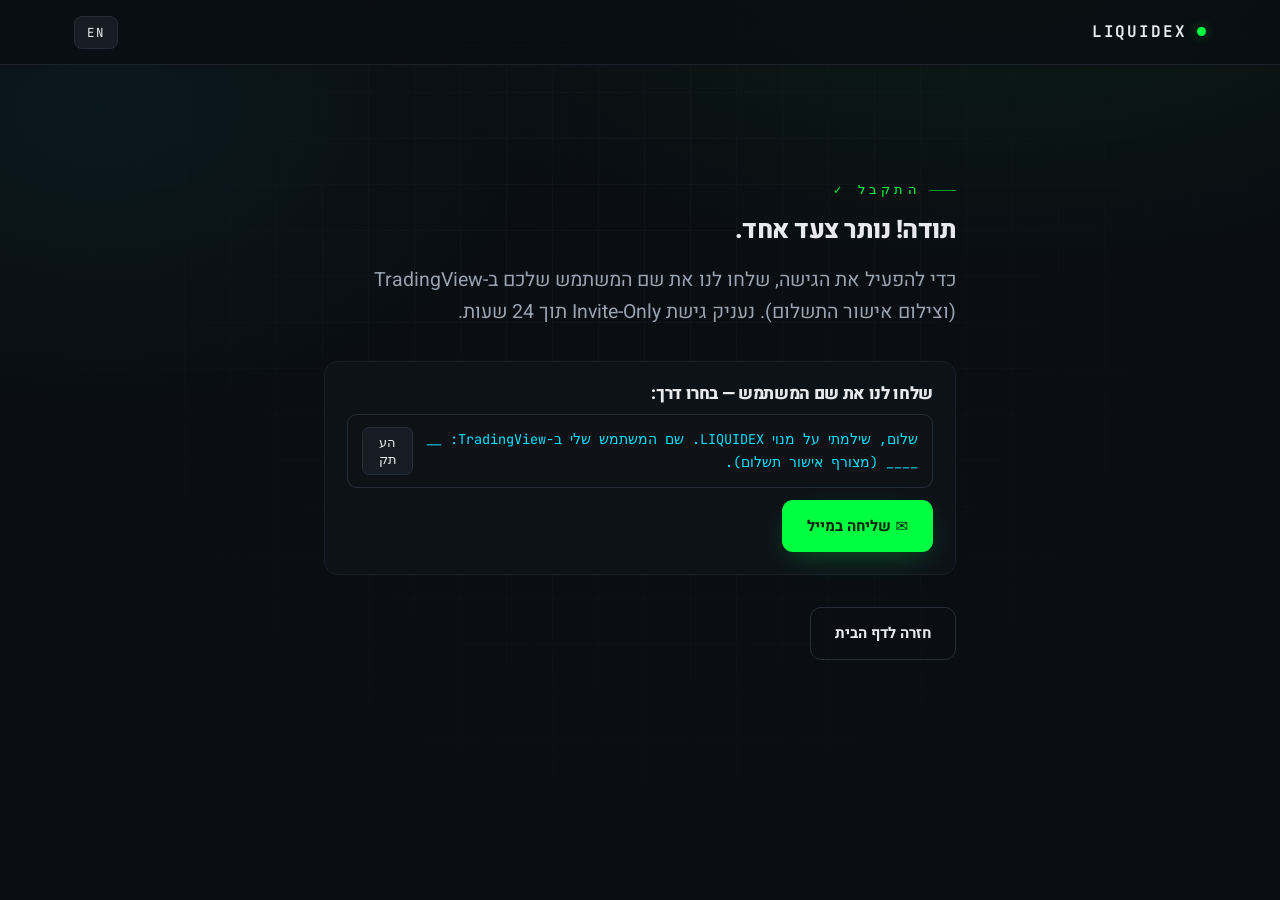
<file: thank-you.html>
<!DOCTYPE html>
<html lang="he" dir="rtl">
<head>
<meta charset="utf-8">
<meta name="viewport" content="width=device-width, initial-scale=1">
<title>LIQUIDEX — Thank you | תודה</title>
<meta name="robots" content="noindex">
<link rel="icon" href="favicon.svg" type="image/svg+xml">
<link href="https://fonts.googleapis.com/css2?family=Inter:wght@400;600;700;800&family=Heebo:wght@400;600;700;800&family=JetBrains+Mono:wght@400;700&display=swap" rel="stylesheet">
<link rel="stylesheet" href="assets/css/liquidex.css">
</head>
<body>
<nav class="nav"><div class="nav-in"><a class="brand" href="index.html"><span class="dot"></span>LIQUIDEX</a><div class="nav-links"><button class="lang-btn" data-lang-toggle>EN</button></div></div></nav>

<section style="min-height:78vh;display:grid;place-content:center">
  <div class="wrap" style="max-width:680px">
    <p class="eyebrow" data-he="התקבל ✓" data-en="Received ✓"></p>
    <h1 class="title" data-he="תודה! נותר צעד אחד." data-en="Thank you! One step left."></h1>
    <p class="lede mb-3" data-he="כדי להפעיל את הגישה, שלחו לנו את שם המשתמש שלכם ב-TradingView (וצילום אישור התשלום). נעניק גישת Invite-Only תוך 24 שעות." data-en="To activate access, send us your TradingView username (and the payment receipt). We grant invite-only access within 24 hours."></p>

    <div class="panel" style="padding:22px">
      <h4 data-he="שלחו לנו את שם המשתמש — בחרו דרך:" data-en="Send us your username — pick a way:"></h4>
      <div class="copy-row"><span id="msg"></span><button id="copybtn" data-he="העתק" data-en="Copy"></button></div>
      <div id="sendbox" class="send-actions"></div>
    </div>

    <a class="btn btn-outline mt-3" href="index.html" data-he="חזרה לדף הבית" data-en="Back to home"></a>
  </div>
</section>

<script src="assets/js/config.js"></script>
<script src="assets/js/lang-ar.js"></script>
<script src="assets/js/i18n.js"></script>
<script src="assets/js/app.js"></script>
<script>
(function(){
  var c = window.LIQUIDEX_CONFIG || {};
  function render(){
    var he = window.LIQ_I18N && window.LIQ_I18N.current === 'he';
    var msg = he
      ? "שלום, שילמתי על מנוי LIQUIDEX. שם המשתמש שלי ב-TradingView: ______  (מצורף אישור תשלום)."
      : "Hi, I paid for a LIQUIDEX membership. My TradingView username is: ______  (payment receipt attached).";
    document.getElementById('msg').textContent = msg;
    document.getElementById('copybtn').setAttribute('data-copy', msg);
    var email = c.contactEmail || "", wa = (c.whatsapp || "").replace(/[^0-9]/g, "");
    var subj = encodeURIComponent("LIQUIDEX access"), body = encodeURIComponent(msg), html = "";
    if (email && !/FILL ME/i.test(email)) html += '<a class="btn btn-primary" href="mailto:'+email+'?subject='+subj+'&body='+body+'">'+(he?'✉ שליחה במייל':'✉ Send by email')+'</a>';
    if (wa) html += '<a class="btn btn-wa" target="_blank" rel="noopener" href="https://wa.me/'+wa+'?text='+body+'">'+(he?'שליחה ב-WhatsApp':'Send on WhatsApp')+'</a>';
    document.getElementById('sendbox').innerHTML = html;
  }
  render();
  document.addEventListener('langchange', render);
})();
</script>
</body>
</html>
</file>
<file: assets/css/liquidex.css>
/* ╔══════════════════════════════════════════════════════════════╗
   ║  LIQUIDEX — Design System  ·  Matrix-Terminal Fintech          ║
   ║  Dark institutional aesthetic · bilingual HE(RTL)/EN(LTR)      ║
   ╚══════════════════════════════════════════════════════════════╝ */

/* ── Design tokens ──────────────────────────────────────────── */
:root{
  /* surfaces */
  --bg:#0a0d12;
  --bg-1:#0e1116;
  --bg-2:#11151c;
  --bg-3:#161b24;
  --panel:#0d1219;
  --line:#1b2029;
  --line-2:#262d39;

  /* ink */
  --ink:#e8eaed;
  --ink-2:#c7ccd6;
  --muted:#9aa3b0;
  --muted-2:#6b7484;
  --faint:#4a5260;

  /* brand — matrix green + institutional accents */
  --green:#00FF41;
  --green-dim:#13c24a;
  --green-glow:rgba(0,255,65,.35);
  --cyan:#00E5FF;
  --amber:#FFB800;
  --gold:#c9a24b;

  /* order-flow semantics */
  --bsl:#FF5252;     /* buy-side liquidity / short stops above */
  --bsl-soft:#FF8A65;
  --ssl:#26C6DA;     /* sell-side liquidity / long stops below */
  --casc:#FF0040;    /* cascade */
  --exh:#00E5FF;     /* exhaustion */
  --bull:#26a69a;
  --bear:#ef5350;
  --swept:#717b8a;

  /* type */
  --mono:"JetBrains Mono",ui-monospace,"SF Mono",Consolas,"Courier New",monospace;
  --sans:"Inter","Heebo",system-ui,-apple-system,"Segoe UI",Roboto,sans-serif;

  /* metrics */
  --maxw:1180px;
  --radius:14px;
  --radius-sm:9px;
  --shadow:0 24px 60px -28px rgba(0,0,0,.85);
  --shadow-green:0 0 0 1px rgba(0,255,65,.18),0 18px 50px -22px rgba(0,255,65,.25);
}

/* ── Reset ──────────────────────────────────────────────────── */
*,*::before,*::after{box-sizing:border-box}
html{scroll-behavior:smooth;-webkit-text-size-adjust:100%}
body{
  margin:0;background:var(--bg);color:var(--ink);
  font-family:var(--sans);font-size:17px;line-height:1.65;
  -webkit-font-smoothing:antialiased;text-rendering:optimizeLegibility;
  overflow-x:hidden;
}
img,svg{max-width:100%;display:block}
a{color:inherit;text-decoration:none}
button{font-family:inherit;cursor:pointer}
h1,h2,h3,h4{line-height:1.18;margin:0;font-weight:800;letter-spacing:-.02em}

/* ── Language direction ─────────────────────────────────────── */
html[dir="rtl"]{font-family:var(--sans)}
html[dir="rtl"] body{font-family:"Heebo","Inter",system-ui,sans-serif}
[data-rtl-flip]{transform:scaleX(1)}
html[dir="rtl"] [data-rtl-flip]{transform:scaleX(-1)}
.he-only{display:none}.en-only{display:none}
html[lang="he"] .he-only{display:revert}
html[lang="en"] .en-only{display:revert}

/* ── Ambient background grid ────────────────────────────────── */
body::before{
  content:"";position:fixed;inset:0;z-index:-2;pointer-events:none;
  background:
    radial-gradient(1100px 600px at 78% -8%, rgba(0,255,65,.07), transparent 60%),
    radial-gradient(900px 600px at 8% 12%, rgba(0,229,255,.05), transparent 55%),
    linear-gradient(180deg,#0a0d12 0%,#0a0d12 100%);
}
body::after{
  content:"";position:fixed;inset:0;z-index:-1;pointer-events:none;opacity:.4;
  background-image:linear-gradient(var(--line) 1px,transparent 1px),
                   linear-gradient(90deg,var(--line) 1px,transparent 1px);
  background-size:46px 46px;
  -webkit-mask-image:radial-gradient(circle at 50% 32%,#000,transparent 78%);
          mask-image:radial-gradient(circle at 50% 32%,#000,transparent 78%);
}

/* ── Layout ─────────────────────────────────────────────────── */
.wrap{max-width:var(--maxw);margin-inline:auto;padding-inline:24px}
section{padding:96px 0;position:relative}
.section-sm{padding:64px 0}
.center{text-align:center}
.eyebrow{
  font-family:var(--mono);font-size:12.5px;letter-spacing:.34em;text-transform:uppercase;
  color:var(--green);margin:0 0 14px;display:inline-flex;align-items:center;gap:9px;
}
.eyebrow::before{content:"";width:26px;height:1px;background:var(--green);opacity:.6}
h2.title{font-size:clamp(28px,4.4vw,46px);margin-bottom:14px}
.lede{font-size:clamp(16px,1.8vw,19.5px);color:var(--muted);max-width:64ch}
.center .lede{margin-inline:auto}
.g{color:var(--green)}
.c{color:var(--cyan)}
.r{color:var(--bsl)}
.gold{color:var(--gold)}

/* ── Top nav ────────────────────────────────────────────────── */
.nav{
  position:sticky;top:0;z-index:60;backdrop-filter:blur(14px);
  background:rgba(10,13,18,.72);border-bottom:1px solid var(--line);
}
.nav-in{display:flex;align-items:center;gap:18px;height:64px;max-width:var(--maxw);margin-inline:auto;padding-inline:24px}
.brand{display:flex;align-items:center;gap:10px;font-family:var(--mono);font-weight:700;letter-spacing:.12em;font-size:16px}
.brand .dot{width:9px;height:9px;border-radius:50%;background:var(--green);box-shadow:0 0 12px var(--green-glow);animation:pulse 2.4s infinite}
@keyframes pulse{0%,100%{opacity:1}50%{opacity:.35}}
.nav-links{display:flex;gap:22px;margin-inline-start:auto;align-items:center}
.nav-links a{color:var(--muted);font-size:14.5px;font-weight:600;transition:color .18s}
.nav-links a:hover{color:var(--ink)}
.lang-btn{
  font-family:var(--mono);font-size:12.5px;letter-spacing:.08em;color:var(--ink);
  background:var(--bg-3);border:1px solid var(--line-2);border-radius:8px;padding:7px 12px;transition:.18s;
}
.lang-btn:hover{border-color:var(--green);color:var(--green)}
@media(max-width:780px){.nav-links a:not(.btn){display:none}}
@media(max-width:480px){.nav-in{gap:10px;padding-inline:16px}.nav .btn{padding:9px 14px;font-size:13.5px}.lang-btn{padding:6px 9px}}

/* ── Buttons ────────────────────────────────────────────────── */
.btn{
  display:inline-flex;align-items:center;justify-content:center;gap:9px;
  font-weight:700;font-size:15px;padding:13px 24px;border-radius:11px;border:1px solid transparent;
  transition:transform .15s,box-shadow .2s,background .2s,border-color .2s;white-space:nowrap;
}
.btn:active{transform:translateY(1px)}
.btn-primary{background:var(--green);color:#04210d;box-shadow:0 10px 30px -10px var(--green-glow)}
.btn-primary:hover{box-shadow:0 14px 40px -8px var(--green-glow);transform:translateY(-2px)}
.btn-outline{background:transparent;color:var(--ink);border-color:var(--line-2)}
.btn-outline:hover{border-color:var(--green);color:var(--green)}
.btn-ghost{background:var(--bg-3);color:var(--ink-2);border-color:var(--line)}
.btn-ghost:hover{border-color:var(--cyan);color:var(--cyan)}
.btn-wa{background:#25D366;color:#04210d}
.btn-wa:hover{background:#1fbe5a;transform:translateY(-2px)}
.btn-sm{padding:9px 16px;font-size:13.5px}
.send-actions{display:flex;gap:10px;flex-wrap:wrap;align-items:center;margin-top:12px}
.btn-lg{padding:16px 30px;font-size:16.5px}
.btn-block{display:flex;width:100%}

/* ── Cards / panels ─────────────────────────────────────────── */
.card{
  background:linear-gradient(180deg,var(--bg-2),var(--panel));
  border:1px solid var(--line);border-radius:var(--radius);padding:26px;
  transition:border-color .2s,transform .2s,box-shadow .2s;
}
.card:hover{border-color:var(--line-2);transform:translateY(-3px);box-shadow:var(--shadow)}
.card-glow:hover{border-color:rgba(0,255,65,.4);box-shadow:var(--shadow-green)}
.panel{background:var(--panel);border:1px solid var(--line);border-radius:var(--radius)}
.grid{display:grid;gap:20px}
.g-2{grid-template-columns:repeat(2,1fr)}
.g-3{grid-template-columns:repeat(3,1fr)}
.g-4{grid-template-columns:repeat(4,1fr)}
@media(max-width:960px){.g-3,.g-4{grid-template-columns:repeat(2,1fr)}}
@media(max-width:620px){.g-2,.g-3,.g-4{grid-template-columns:1fr}}

/* chips */
.chips{display:flex;flex-wrap:wrap;gap:9px}
.chip{
  font-family:var(--mono);font-size:12px;letter-spacing:.04em;border:1px solid var(--line-2);
  border-radius:20px;padding:5px 12px;color:var(--ink-2);background:rgba(255,255,255,.02);
}
.chip.green{border-color:rgba(0,255,65,.4);color:var(--green)}
.chip.cyan{border-color:rgba(0,229,255,.4);color:var(--cyan)}
.chip.red{border-color:rgba(255,82,82,.4);color:var(--bsl)}

/* tag/legend dot */
.legend{display:flex;flex-wrap:wrap;gap:18px 26px;font-family:var(--mono);font-size:12.5px;color:var(--muted)}
.legend span{display:inline-flex;align-items:center;gap:8px}
.legend i{width:16px;height:5px;border-radius:2px;display:inline-block}

/* ── Hero ───────────────────────────────────────────────────── */
.hero{padding:74px 0 56px;position:relative}
.hero-grid{display:grid;grid-template-columns:1.05fr 1fr;gap:46px;align-items:center}
@media(max-width:980px){.hero-grid{grid-template-columns:1fr;gap:30px}}
.hero h1{font-size:clamp(34px,5.6vw,60px);letter-spacing:-.03em}
.hero h1 .g{text-shadow:0 0 26px var(--green-glow)}
.hero .lede{margin-top:20px}
.hero-cta{display:flex;gap:14px;margin-top:30px;flex-wrap:wrap}
.hero-stats{display:flex;gap:30px;margin-top:34px;flex-wrap:wrap}
.hero-stat .n{font-family:var(--mono);font-size:26px;font-weight:700;color:var(--ink)}
.hero-stat .l{font-size:12.5px;color:var(--muted);letter-spacing:.04em}
.terminal{
  border:1px solid var(--line-2);border-radius:var(--radius);overflow:hidden;
  background:var(--bg-1);box-shadow:var(--shadow);
}
.terminal-bar{display:flex;align-items:center;gap:7px;padding:11px 14px;background:#0b0e13;border-bottom:1px solid var(--line)}
.terminal-bar i{width:11px;height:11px;border-radius:50%}
.terminal-bar .t{margin-inline-start:10px;font-family:var(--mono);font-size:12px;color:var(--muted-2);letter-spacing:.05em}
.terminal-body{padding:0}
.terminal-body svg{width:100%;height:auto}

/* ── Feature blocks (manual) ────────────────────────────────── */
.feature{
  display:grid;grid-template-columns:1.05fr .95fr;gap:38px;align-items:center;
  padding:54px 0;border-top:1px solid var(--line);
}
.feature:nth-child(even){grid-template-columns:.95fr 1.05fr}
.feature:nth-child(even) .feature-art{order:-1}
@media(max-width:900px){.feature,.feature:nth-child(even){grid-template-columns:1fr;gap:22px}.feature:nth-child(even) .feature-art{order:0}}
.feature-art{border:1px solid var(--line);border-radius:var(--radius);overflow:hidden;background:var(--bg-1)}
.feature h3{font-size:24px;margin-bottom:6px}
.feature .kicker{font-family:var(--mono);font-size:12px;letter-spacing:.18em;text-transform:uppercase;color:var(--cyan);margin-bottom:10px}
.feature p{color:var(--muted);margin:12px 0}
.feature .how{background:var(--bg-2);border:1px solid var(--line);border-inline-start:3px solid var(--green);border-radius:var(--radius-sm);padding:14px 16px;margin-top:14px;font-size:15px;color:var(--ink-2)}
.feature .how b{color:var(--green)}
.feature-art.bare{border:none;background:none;overflow:visible}
.terminal-body img{width:100%;height:auto;display:block}
.img-cap{padding:12px 16px 15px;font-size:13px;line-height:1.6;color:var(--muted);background:#0b0e13;border-top:1px solid var(--line)}
.img-cap b{color:var(--ink-2);font-weight:700}

/* gallery */
.gallery-shot{margin:0 0 40px}
.gallery-shot figcaption{margin-top:16px}
.gallery-shot figcaption h3{font-size:21px;margin-bottom:6px}
.gallery-shot figcaption p{color:var(--muted);font-size:15.5px;max-width:none;margin:0}
.gallery-shot figcaption p b{color:var(--ink-2)}

/* glossary */
.gloss-grid{display:grid;grid-template-columns:repeat(auto-fill,minmax(300px,1fr));gap:12px}
.gloss-item{display:flex;flex-direction:column;gap:6px;background:var(--bg-2);border:1px solid var(--line);border-inline-start:3px solid var(--c,#00FF41);border-radius:10px;padding:13px 15px}
.gloss-label{font-family:var(--mono);font-weight:700;font-size:13px;color:var(--c,#00FF41)}
.gloss-def{font-size:13.5px;color:var(--muted);line-height:1.55}

/* landing real-shot thumbnails */
.shot-thumb{display:block;border:1px solid var(--line);border-radius:12px;overflow:hidden;background:var(--bg-1);transition:border-color .2s,transform .2s,box-shadow .2s}
.shot-thumb:hover{border-color:rgba(0,255,65,.45);transform:translateY(-3px);box-shadow:var(--shadow-green)}
.shot-thumb img{width:100%;height:200px;object-fit:cover;object-position:center;display:block}
.shot-thumb .cap{padding:11px 14px;font-family:var(--mono);font-size:12px;color:var(--muted);border-top:1px solid var(--line)}
.shot-thumb .cap b{color:var(--green)}

/* bonus card */
.bonus{display:grid;grid-template-columns:1.1fr .9fr;gap:34px;align-items:center;background:linear-gradient(135deg,rgba(0,229,255,.06),rgba(0,255,65,.05));border:1px solid rgba(0,229,255,.3);border-radius:18px;padding:34px}
@media(max-width:760px){.bonus{grid-template-columns:1fr;gap:20px}}
.bonus .tag{display:inline-block;font-family:var(--mono);font-size:11px;letter-spacing:.18em;text-transform:uppercase;background:var(--cyan);color:#04212a;font-weight:700;padding:4px 11px;border-radius:6px;margin-bottom:12px}

/* SurgeGuru scanner preview (faithful recreation) */
.sgx{font-family:var(--mono);background:#0b0e13;border:1px solid var(--line-2);border-radius:12px;overflow:hidden;width:100%;font-size:12px;box-shadow:var(--shadow)}
.sgx-top{display:flex;align-items:center;gap:8px;padding:10px 12px;background:#0a0d12;border-bottom:1px solid var(--line)}
.sgx-top .fire{font-size:13px}
.sgx-top .brand{font-weight:700;letter-spacing:.09em;color:var(--ink)}
.sgx-top .live{background:rgba(0,255,65,.14);color:var(--green);border:1px solid rgba(0,255,65,.5);border-radius:5px;padding:1px 7px;font-size:9.5px;font-weight:700;letter-spacing:.06em}
.sgx-top .meta{margin-inline-start:auto;color:var(--muted-2);font-size:10px}
.sgx-tabs{display:flex;border-bottom:1px solid var(--line)}
.sgx-tabs span{flex:1;text-align:center;padding:7px;color:var(--muted-2);font-size:11px}
.sgx-tabs .on{background:#11161d;color:var(--ink);font-weight:700}
.sgx-row{display:grid;grid-template-columns:1.15fr repeat(5,1fr) .82fr;gap:5px;align-items:center;padding:7px 10px;border-bottom:1px solid #14181f;text-align:end;font-size:11px}
.sgx-row:last-child{border-bottom:none}
.sgx-row.head{color:var(--muted-2);font-size:9.5px;letter-spacing:.03em;background:#0a0d12}
.sgx-sym{color:var(--ink);font-weight:700;text-align:start;display:flex;align-items:center;gap:5px}
.sgx-up{color:#26a69a}.sgx-dn{color:#ef5350}.sgx-flat{color:var(--muted-2)}
.sgx-hot{color:#FFB800;font-weight:700}
.sgx-hot.big{color:var(--green)}
.sgx-cap{padding:9px 12px;font-size:11px;color:var(--muted);background:#0a0d12;border-top:1px solid var(--line);text-align:center}
.sgx-cap b{color:var(--green)}

/* SurgeGuru — real live screenshots ("clock in, the board is never empty") */
.surge-real{display:grid;grid-template-columns:repeat(4,1fr);gap:16px;margin-top:24px}
@media(max-width:900px){.surge-real{grid-template-columns:repeat(2,1fr)}}
@media(max-width:460px){.surge-real{grid-template-columns:1fr}}
.surge-fig{display:block;border:1px solid var(--line);border-radius:12px;overflow:hidden;background:var(--bg-1);transition:border-color .2s,transform .2s,box-shadow .2s}
.surge-fig:hover{border-color:rgba(0,229,255,.5);transform:translateY(-3px);box-shadow:var(--shadow)}
.surge-fig img{width:100%;height:300px;object-fit:cover;object-position:top center;display:block}
.surge-fig .cap{padding:11px 13px;font-family:var(--mono);font-size:11.5px;line-height:1.45;color:var(--muted);border-top:1px solid var(--line)}
.surge-fig .cap b{display:block;color:var(--cyan);letter-spacing:.05em;margin-bottom:2px}

/* free trial */
.trial-card{background:linear-gradient(135deg,rgba(0,255,65,.08),rgba(0,229,255,.04));border:1px solid rgba(0,255,65,.32);border-radius:18px;padding:28px 30px;max-width:560px;margin:0 auto}
.trial-card .tag{display:inline-block;font-family:var(--mono);font-size:11px;letter-spacing:.12em;background:var(--green);color:#04210d;font-weight:700;padding:4px 11px;border-radius:6px}
.trial-card h3{font-size:24px;margin:12px 0 6px}
.trial-sub{color:var(--muted);margin:0 0 16px;font-size:15px}
.trial-row{display:flex;gap:10px;flex-wrap:wrap}
.trial-input{flex:1;min-width:200px;background:var(--bg-1);border:1px solid var(--line-2);border-radius:11px;padding:13px 15px;color:var(--ink);font-family:var(--mono);font-size:15px}
.trial-input::placeholder{color:var(--muted-2)}
.trial-input:focus{outline:none;border-color:var(--green)}
.trial-input.err{border-color:var(--bsl);box-shadow:0 0 0 2px rgba(255,82,82,.2)}
.trial-note{display:block;margin-top:12px;color:var(--muted-2);font-size:12.5px}
.trial-actions{display:flex;gap:10px;flex-wrap:wrap;margin-top:16px}
.trial-ok{margin-top:10px;font-size:14px}
@media(max-width:560px){.trial-card{padding:22px}.trial-row .btn{width:100%}}
.art-badge{position:relative;background:var(--bg-1);overflow:hidden}
.art-badge>svg{display:block}
.art-badge .chips{padding:0 16px 16px}

/* science cards */
.sci{padding:22px}
.sci .cite{font-family:var(--mono);font-size:11.5px;color:var(--gold);letter-spacing:.05em;margin-bottom:8px}
.sci h4{font-size:17px;margin-bottom:7px}
.sci p{color:var(--muted);font-size:14.5px;margin:0}

/* ── Pricing ────────────────────────────────────────────────── */
.price-card{
  position:relative;background:linear-gradient(180deg,#0f1620,#0b0f15);
  border:1px solid rgba(0,255,65,.28);border-radius:20px;padding:38px 34px;max-width:460px;margin-inline:auto;
  box-shadow:var(--shadow-green);
}
.price-card .ribbon{position:absolute;top:18px;inset-inline-end:-1px;background:var(--green);color:#04210d;font-family:var(--mono);font-size:11px;font-weight:700;letter-spacing:.1em;padding:5px 14px;border-radius:20px 0 0 20px}
.price-amount{display:flex;align-items:baseline;gap:6px;justify-content:center;margin:14px 0 6px}
.price-amount .cur{font-size:24px;color:var(--muted);font-weight:700}
.price-amount .n{font-family:var(--mono);font-size:64px;font-weight:800;color:var(--ink);line-height:1}
.price-amount .per{font-size:16px;color:var(--muted)}
.price-list{list-style:none;padding:0;margin:24px 0;display:grid;gap:13px}
.price-list li{display:flex;gap:11px;align-items:flex-start;font-size:15.5px;color:var(--ink-2)}
.price-list li::before{content:"▰";color:var(--green);font-size:12px;margin-top:4px}
.vat-note{font-size:12.5px;color:var(--muted-2);text-align:center;margin-top:14px}

/* ── Payment methods ────────────────────────────────────────── */
.pay-grid{display:grid;grid-template-columns:repeat(auto-fit,minmax(150px,1fr));gap:14px}
.pay-method{
  background:var(--bg-2);border:1px solid var(--line);border-radius:12px;padding:18px 16px;
  text-align:center;cursor:pointer;transition:.18s;position:relative;
}
.pay-method:hover,.pay-method.active{border-color:var(--green);background:#0f1620}
.pay-method.active{box-shadow:inset 0 0 0 1px var(--green)}
.pay-method .ico{font-size:26px;margin-bottom:8px}
.pay-method .nm{font-weight:700;font-size:14.5px}
.pay-method .sub{font-size:11.5px;color:var(--muted-2);margin-top:3px}
.pay-method .soon{position:absolute;top:8px;inset-inline-end:8px;font-family:var(--mono);font-size:9px;letter-spacing:.08em;background:var(--amber);color:#1a1200;padding:2px 6px;border-radius:5px;font-weight:700}
.pay-panel{background:var(--bg-2);border:1px solid var(--line);border-radius:var(--radius);padding:24px;margin-top:18px}
.pay-panel h4{font-size:18px;margin-bottom:6px}
.copy-row{display:flex;align-items:center;gap:10px;background:var(--bg-1);border:1px solid var(--line-2);border-radius:10px;padding:12px 14px;margin-top:10px;font-family:var(--mono);font-size:13.5px;color:var(--cyan);word-break:break-all}
.copy-row button{margin-inline-start:auto;background:var(--bg-3);border:1px solid var(--line-2);color:var(--ink);border-radius:7px;padding:6px 12px;font-size:12.5px}
.copy-row button:hover{border-color:var(--green);color:var(--green)}
.qr{width:150px;height:150px;background:#fff;border-radius:10px;padding:8px;margin-top:14px}
.detail-row{display:flex;justify-content:space-between;gap:12px;padding:9px 0;border-bottom:1px dashed var(--line);font-size:14.5px}
.detail-row span:first-child{color:var(--muted)}
.detail-row span:last-child{font-family:var(--mono);color:var(--ink)}

/* ── FAQ ────────────────────────────────────────────────────── */
.faq details{border:1px solid var(--line);border-radius:12px;background:var(--bg-2);margin-bottom:12px;overflow:hidden}
.faq summary{padding:18px 22px;font-weight:700;font-size:16px;cursor:pointer;list-style:none;display:flex;justify-content:space-between;gap:12px}
.faq summary::-webkit-details-marker{display:none}
.faq summary::after{content:"+";color:var(--green);font-family:var(--mono);font-size:22px;transition:transform .2s}
.faq details[open] summary::after{transform:rotate(45deg)}
.faq .a{padding:0 22px 20px;color:var(--muted);font-size:15.5px}

/* ── Q-Intel dashboard recreation ───────────────────────────── */
.qintel{font-family:var(--mono);background:rgba(0,0,0,.85);border:2px solid rgba(0,255,65,.6);border-radius:8px;overflow:hidden;display:inline-block;min-width:280px}
.qintel .row{display:grid;grid-template-columns:auto 1fr auto;gap:14px;padding:6px 12px;font-size:12.5px;border-bottom:1px solid #1a1a1a}
.qintel .row.hdr{background:#001a00}
.qintel .k{color:#888}
.qintel .bar{color:var(--green);letter-spacing:1px;text-align:end}

/* ── Steps ──────────────────────────────────────────────────── */
.steps{counter-reset:s;display:grid;gap:16px}
.step{display:flex;gap:16px;align-items:flex-start;background:var(--bg-2);border:1px solid var(--line);border-radius:12px;padding:18px 20px}
.step::before{counter-increment:s;content:counter(s);font-family:var(--mono);font-weight:700;color:#04210d;background:var(--green);width:32px;height:32px;border-radius:8px;display:grid;place-items:center;flex:0 0 32px}
.step h4{font-size:16px;margin-bottom:3px}
.step p{margin:0;color:var(--muted);font-size:14.5px}

/* ── Marquee ribbon ─────────────────────────────────────────── */
.ribbon-strip{border-block:1px solid var(--line);background:#0b0e13;overflow:hidden;white-space:nowrap;padding:13px 0}
.ribbon-strip .track{display:inline-flex;gap:42px;font-family:var(--mono);font-size:13px;color:var(--muted-2);letter-spacing:.06em;animation:scroll 36s linear infinite}
.ribbon-strip .track span{display:inline-flex;gap:42px}
.ribbon-strip b{color:var(--green)}
@keyframes scroll{to{transform:translateX(-50%)}}
html[dir="rtl"] .ribbon-strip .track{animation-direction:reverse}

/* ── Footer ─────────────────────────────────────────────────── */
.footer{border-top:1px solid var(--line);padding:54px 0 40px;color:var(--muted)}
.footer-grid{display:grid;grid-template-columns:1.4fr 1fr 1fr;gap:30px}
@media(max-width:740px){.footer-grid{grid-template-columns:1fr}}
.footer a{color:var(--muted);font-size:14.5px;display:block;margin:7px 0;transition:color .15s}
.footer a:hover{color:var(--green)}
.footer h5{font-family:var(--mono);font-size:12px;letter-spacing:.18em;text-transform:uppercase;color:var(--ink-2);margin-bottom:12px}
.disclaimer{font-size:12.5px;color:var(--muted-2);line-height:1.7;border:1px solid var(--line);border-radius:12px;padding:18px 20px;margin-top:30px;background:rgba(255,184,0,.03)}
.disclaimer b{color:var(--amber)}

/* ── Utilities ──────────────────────────────────────────────── */
.mt-0{margin-top:0}.mt-1{margin-top:10px}.mt-2{margin-top:20px}.mt-3{margin-top:32px}.mt-4{margin-top:48px}
.mb-2{margin-bottom:20px}.mb-3{margin-bottom:32px}
.reveal{opacity:0;transform:translateY(22px);transition:opacity .7s cubic-bezier(.2,.7,.2,1),transform .7s cubic-bezier(.2,.7,.2,1)}
.reveal.in{opacity:1;transform:none}
.divider{height:1px;background:var(--line);margin:0}
.kbd{font-family:var(--mono);background:var(--bg-3);border:1px solid var(--line-2);border-radius:5px;padding:2px 7px;font-size:13px;color:var(--cyan)}
@media (prefers-reduced-motion:reduce){*{animation:none!important;transition:none!important}.reveal{opacity:1;transform:none}}
</file>
